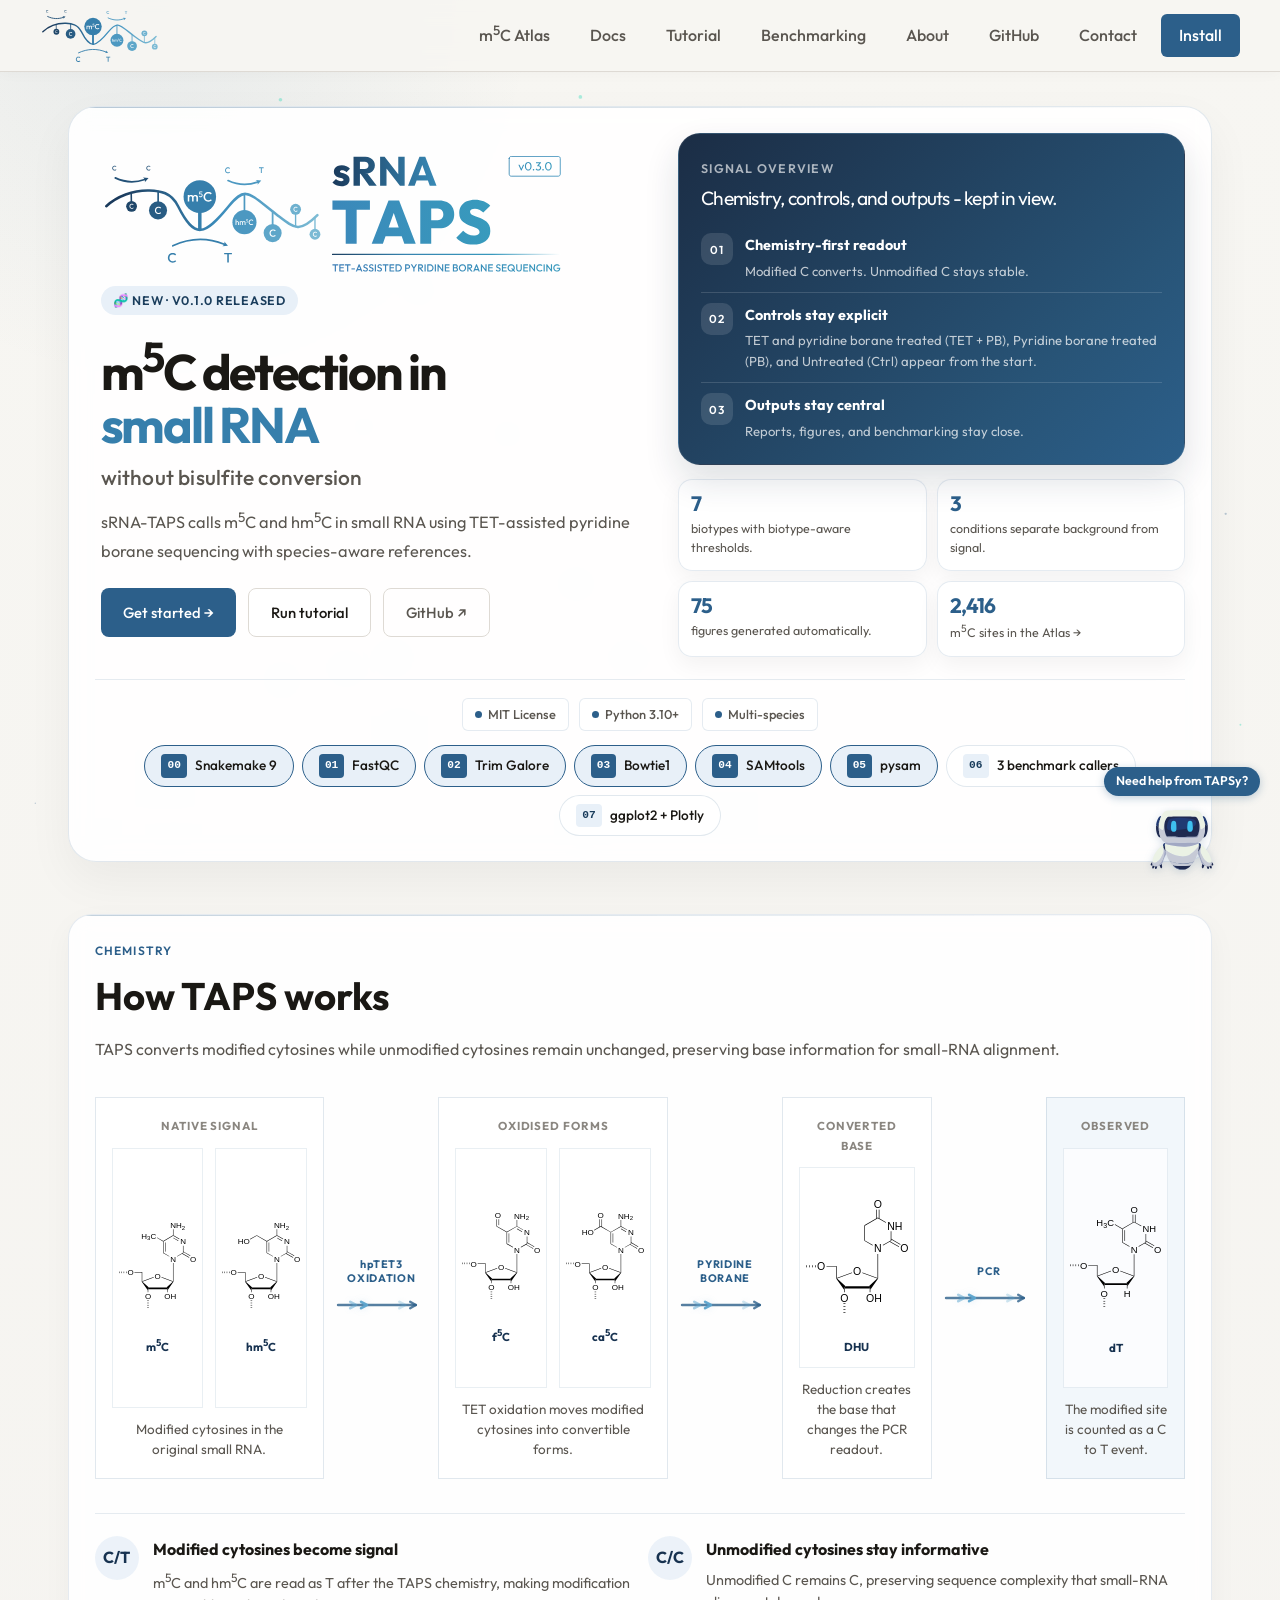
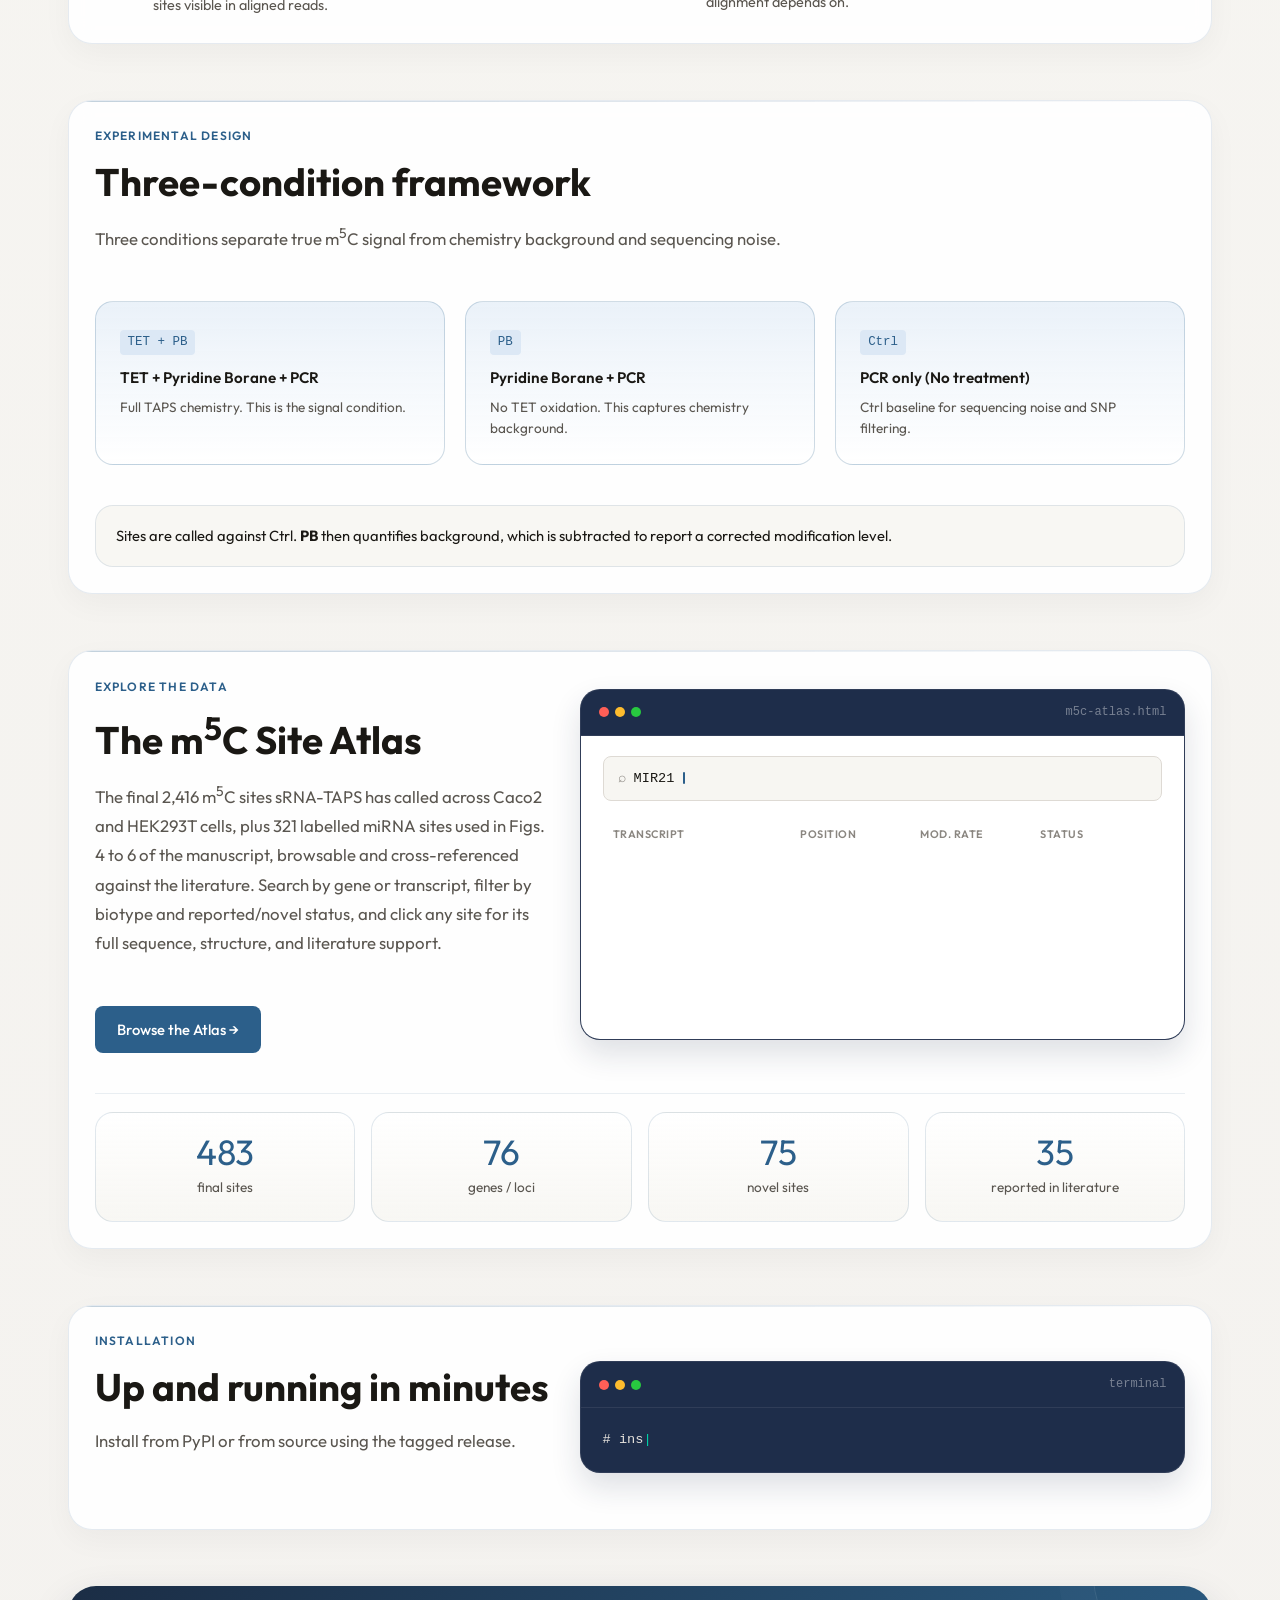
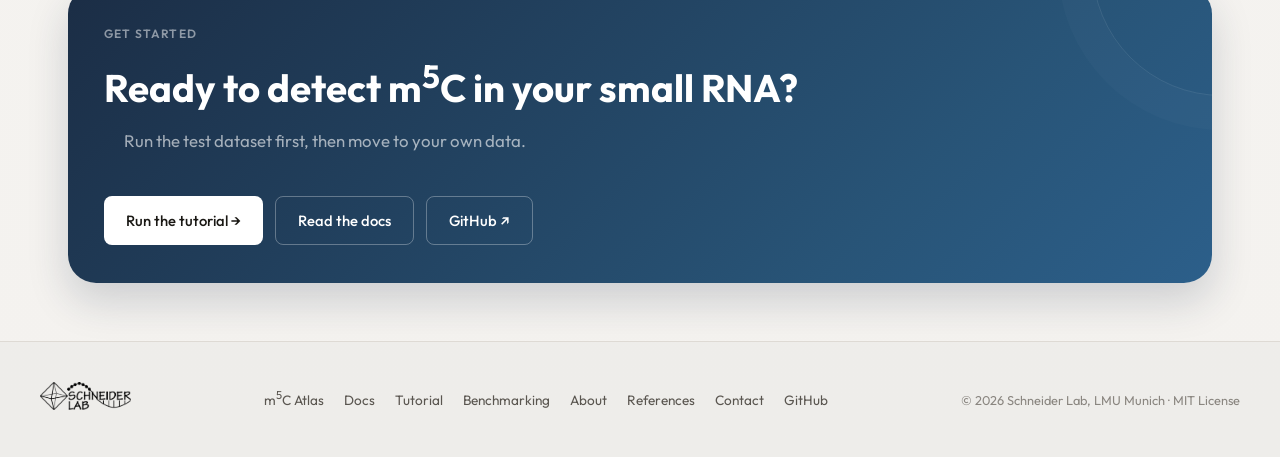
<file: docs/index.html>
<!DOCTYPE html>
<html lang="en">
<head>
  <meta charset="UTF-8">
  <meta name="viewport" content="width=device-width, initial-scale=1.0">
  <!-- SEO -->
  <meta name="description" content="sRNA-TAPS is an open-source Snakemake pipeline for detecting 5-methylcytosine (m5C) and 5-hydroxymethylcytosine (hm5C) in small RNA using TET-assisted pyridine borane sequencing (TAPS). Covers miRNA, tRNA, rRNA, snoRNA, snRNA, piRNA and lncRNA across species-aware reference workflows.">
  <meta name="keywords" content="sRNA-TAPS, sRNA TAPS, RNA m5C detection, small RNA methylation, TAPS sequencing, epitranscriptomics, RNA epigenetics, m5C small RNA, TET-assisted pyridine borane sequencing, bisulfite-free RNA methylation, Snakemake bioinformatics pipeline, miRNA methylation, tRNA modification, rRNA m5C">
  <meta name="author" content="Bennett Henzeler, Schneider Lab, LMU Munich">
  <link rel="canonical" href="https://henzelerb.github.io/sRNA-TAPS/">
  <!-- Open Graph -->
  <meta property="og:type" content="website">
  <meta property="og:title" content="sRNA-TAPS — m5C detection in small RNA">
  <meta property="og:description" content="sRNA-TAPS is an open-source Snakemake pipeline for detecting 5-methylcytosine (m5C) and 5-hydroxymethylcytosine (hm5C) in small RNA using TET-assisted pyridine borane sequencing (TAPS). Covers miRNA, tRNA, rRNA, snoRNA, snRNA, piRNA and lncRNA across species-aware reference workflows.">
  <meta property="og:url" content="https://henzelerb.github.io/sRNA-TAPS/">
  <meta property="og:image" content="https://henzelerb.github.io/sRNA-TAPS/sRNA-taps_logo.svg">
  <meta property="og:site_name" content="sRNA-TAPS">
  <!-- Twitter Card -->
  <meta name="twitter:card" content="summary_large_image">
  <meta name="twitter:title" content="sRNA-TAPS — m5C detection in small RNA">
  <meta name="twitter:description" content="sRNA-TAPS is an open-source Snakemake pipeline for detecting 5-methylcytosine (m5C) and 5-hydroxymethylcytosine (hm5C) in small RNA using TET-assisted pyridine borane sequencing (TAPS). Covers miRNA, tRNA, rRNA, snoRNA, snRNA, piRNA and lncRNA across species-aware reference workflows.">
  <meta name="twitter:image" content="https://henzelerb.github.io/sRNA-TAPS/sRNA-taps_logo.svg">
  <title>sRNA-TAPS — m5C detection in small RNA</title>
  <style>
  @font-face { font-family: 'Outfit'; src: url('fonts/Outfit-Light.woff2') format('woff2'); font-weight: 300; font-display: block; }
  @font-face { font-family: 'Outfit'; src: url('fonts/Outfit-Regular.woff2') format('woff2'); font-weight: 400; font-display: block; }
  @font-face { font-family: 'Outfit'; src: url('fonts/Outfit-Medium.woff2') format('woff2'); font-weight: 500; font-display: block; }
  @font-face { font-family: 'Outfit'; src: url('fonts/Outfit-SemiBold.woff2') format('woff2'); font-weight: 600; font-display: block; }
  @font-face { font-family: 'Outfit'; src: url('fonts/Outfit-Bold.woff2') format('woff2'); font-weight: 700; font-display: block; }
</style>
  <style>
    :root {
      --bg:        #f7f6f2;
      --bg2:       #eeecea;
      --surface:   #ffffff;
      --border:    #dedad4;
      --text:      #1a1814;
      --text2:     #5a5650;
      --text3:     #8a8680;
      --accent:    #2C5F8A;
      --accent2:   #e8f0f8;
      --accent3:   #2c5f8a;
      --green:     #2C5F8A;
      --code-bg:   #f0eeea;
      --nav-h:     72px;
    }
    *, *::before, *::after { box-sizing: border-box; margin: 0; padding: 0; }
    html { scroll-behavior: smooth; }
    body { font-family: 'Outfit', sans-serif; background: var(--bg); color: var(--text); font-size: 16px; line-height: 1.7; -webkit-font-smoothing: antialiased; }

    /* NAV */
    nav { position: fixed; top: 0; left: 0; right: 0; z-index: 100; height: var(--nav-h); background: rgba(247,246,242,0.92); backdrop-filter: blur(12px); border-bottom: 1px solid var(--border); display: flex; align-items: center; padding: 0 40px; }
    .nav-logo{text-decoration:none;margin-right:auto;display:flex;align-items:center;height:100%}
    
    .nav-links { display: flex; gap: 8px; align-items: center; }
    .nav-links a { font-size: 1rem; font-weight: 500; color: var(--text2); text-decoration: none; padding: 8px 16px; border-radius: 6px; transition: all .15s; }
    .nav-links a:hover { color: var(--text); background: var(--bg2); }
    nav sup, footer sup { line-height: 0; }
    .nav-btn { background: var(--accent) !important; color: #fff !important; border-radius: 6px; padding: 8px 18px !important; }
    .nav-btn:hover { opacity: .88 !important; }

    /* HERO */
    .hero { padding-top: calc(var(--nav-h) + 80px); padding-bottom: 60px; max-width: 760px; margin: 0 auto; padding-left: 40px; padding-right: 40px; text-align: center; }
    .hero-logo { margin: 0 auto 32px; display: block; max-width: 720px; width: 100%; height: auto; }
    .hero-badge { display: inline-flex; align-items: center; gap: 6px; background: var(--accent2); color: #1a3d5c; font-size: .78rem; font-weight: 600; letter-spacing: .06em; text-transform: uppercase; padding: 4px 12px; border-radius: 100px; margin-bottom: 20px; }
    .hero h1 { font-family: 'Outfit', sans-serif; font-size: clamp(2.2rem, 4vw, 3.2rem); line-height: 1.15; margin-bottom: 20px; }
    .hero h1 em { font-style: italic; color: var(--accent); }
    .hero-desc { font-size: 1.05rem; color: var(--text2); line-height: 1.75; margin-bottom: 32px; max-width: 580px; margin-left: auto; margin-right: auto; }
    .hero-actions { display: flex; gap: 12px; flex-wrap: wrap; justify-content: center; margin-bottom: 48px; }
    .btn { display: inline-flex; align-items: center; gap: 8px; padding: 11px 22px; border-radius: 8px; font-weight: 500; font-size: .925rem; text-decoration: none; transition: all .15s; cursor: pointer; border: none; }
    .btn-primary { background: var(--accent); color: #fff; }
    .btn-primary:hover { opacity: .88; transform: translateY(-1px); }
    .btn-secondary { background: var(--surface); color: var(--text); border: 1.5px solid var(--border); }
    .btn-secondary:hover { border-color: var(--text2); transform: translateY(-1px); }
    .btn-ghost { background: transparent; color: var(--text2); border: 1.5px solid var(--border); }
    .btn-ghost:hover { border-color: var(--text3); color: var(--text); }

    /* FLOATING TOOL BADGES */
    .tools-float { display: flex; flex-wrap: wrap; gap: 12px; justify-content: center; margin-bottom: 16px; }
    .tool-badge { display: inline-flex; align-items: center; gap: 8px; background: var(--surface); border: 1.5px solid var(--border); border-radius: 100px; padding: 8px 16px; font-size: .85rem; font-weight: 500; color: var(--text); box-shadow: 0 2px 8px rgba(0,0,0,.06); transition: all .2s; }
    .tool-badge:hover { transform: translateY(-2px); box-shadow: 0 6px 18px rgba(0,0,0,.1); border-color: var(--accent); }
    .tool-badge .tool-step { font-family: 'DM Mono', monospace; font-size: .7rem; background: var(--accent2); color: #1a3d5c; padding: 2px 6px; border-radius: 4px; font-weight: 600; }
    .tool-badge.highlight { border-color: var(--accent); background: var(--accent2); }
    .tool-badge.highlight .tool-step { background: var(--accent); color: #fff; }

    /* BADGES */
    .badges { max-width: 1100px; margin: 0 auto; padding: 0 40px 60px; display: flex; gap: 10px; flex-wrap: wrap; justify-content: center; }
    .badge { display: inline-flex; align-items: center; gap: 6px; background: var(--surface); border: 1px solid var(--border); border-radius: 6px; padding: 5px 12px; font-size: .8rem; font-weight: 500; color: var(--text2); }
    .badge .dot { width: 7px; height: 7px; border-radius: 50%; }
    .dot-green { background: #2C5F8A; }
    .dot-orange { background: #e67e22; }
    .dot-blue { background: var(--accent3); }
    .dot-teal { background: var(--accent); }

    /* SECTION BASE */
    section { padding: 80px 0; }
    .container { max-width: 1100px; margin: 0 auto; padding: 0 40px; }
    .section-label { font-size: .75rem; font-weight: 600; letter-spacing: .1em; text-transform: uppercase; color: var(--accent); margin-bottom: 12px; }
    .section-title { font-family: 'Outfit', sans-serif; font-size: clamp(1.8rem, 3vw, 2.4rem); line-height: 1.2; margin-bottom: 16px; }
    .section-desc { font-size: 1.05rem; color: var(--text2); max-width: 720px; line-height: 1.75; margin-bottom: 48px; }

    /* CHEMISTRY */
    .chemistry-bg { background: var(--surface); border-top: 1px solid var(--border); border-bottom: 1px solid var(--border); }
    .chemistry-panel { display: grid; gap: 34px; }
    .chemistry-heading { max-width: none; }
    .chemistry-intro { margin: 0; max-width: none; font-size: 1rem; line-height: 1.75; color: var(--text2); }
    .chemistry-reaction { display: grid; grid-template-columns: minmax(0, 1.35fr) 94px minmax(0, 1.35fr) 94px minmax(0, .88fr) 94px minmax(0, .82fr); gap: 10px; align-items: stretch; }
    .chemistry-species { min-height: 284px; padding: 18px 16px; border: 1px solid rgba(44,95,138,.14); background: rgba(255,255,255,.82); display: grid; grid-template-rows: auto 1fr auto; gap: 12px; text-align: center; }
    .chemistry-species.final { background: rgba(232,240,248,.55); }
    .chemistry-species span { display: block; font-size: .72rem; font-weight: 700; letter-spacing: .08em; text-transform: uppercase; color: var(--text3); }
    .chemistry-species strong { display: block; font-family: 'Outfit', sans-serif; font-size: 1.34rem; line-height: 1.1; color: #173250; }
    .chemistry-species p { margin: 0; font-size: .84rem; line-height: 1.48; color: var(--text2); }
    .chemistry-structure-grid { display: grid; grid-template-columns: repeat(2, minmax(0, 1fr)); gap: 12px; align-items: stretch; }
    .chemistry-structure-tile, .chemistry-structure-single { min-width: 0; display: grid; place-items: center; align-content: center; padding: 12px 6px 10px; border: 1px solid rgba(44,95,138,.1); background: rgba(255,255,255,.68); }
    .chemistry-structure { display: block; width: 100%; max-width: 130px; height: 128px; object-fit: contain; margin: 0 auto; }
    .chemistry-structure-single .chemistry-structure { max-width: 136px; height: 152px; }
    .chemistry-structure-caption { margin-top: 5px; font-size: .72rem; font-weight: 700; color: #173250; }
    .chemistry-arrow { display: grid; align-content: center; justify-items: center; gap: 6px; min-height: 250px; color: var(--accent); }
    .chemistry-arrow span { max-width: 94px; font-size: .68rem; line-height: 1.28; font-weight: 700; letter-spacing: .06em; text-transform: uppercase; text-align: center; color: var(--accent); }
    .chemistry-arrow span.case-sensitive { text-transform: none; }
    .chemistry-arrow-svg { display: block; width: 94px; height: 26px; overflow: visible; }
    .chemistry-arrow-track, .chemistry-arrow-head, .chemistry-arrow-runner { fill: none; stroke-linecap: round; stroke-linejoin: round; }
    .chemistry-arrow-track, .chemistry-arrow-head { stroke: rgba(44,95,138,.8); stroke-width: 3; }
    .chemistry-arrow-runner { stroke: rgba(92,164,205,.96); stroke-width: 3.2; filter: drop-shadow(0 0 4px rgba(92,164,205,.26)); }
    .chemistry-readout { display: grid; grid-template-columns: 1fr 1fr; gap: 16px; border-top: 1px solid rgba(44,95,138,.12); padding-top: 22px; }
    .chemistry-readout-item { display: grid; grid-template-columns: auto 1fr; gap: 14px; align-items: start; }
    .chemistry-readout-mark { width: 44px; height: 44px; display: grid; place-items: center; border-radius: 50%; background: rgba(232,240,248,.82); color: #173250; font-family: 'Outfit', sans-serif; font-weight: 700; }
    .chemistry-readout-item h3 { margin: 0 0 6px; font-size: 1rem; }
    .chemistry-readout-item p { margin: 0; font-size: .9rem; line-height: 1.58; color: var(--text2); }
    .chem-callout { padding: 18px 20px; border-radius: 18px; border: 1px solid rgba(44,95,138,.12); background: rgba(247,246,242,.86); }
    .chem-callout p { margin: 0; font-size: .92rem; line-height: 1.64; color: var(--text); }
    /* FEATURES */
    .features-grid { display: grid; grid-template-columns: repeat(3, 1fr); gap: 24px; }
    .feature-card { background: var(--surface); border: 1.5px solid var(--border); border-radius: 12px; padding: 28px; transition: all .2s; }
    .feature-card:hover { transform: translateY(-3px); box-shadow: 0 8px 32px rgba(0,0,0,.08); }
    .feature-icon { width: 44px; height: 44px; background: var(--accent2); border-radius: 10px; display: flex; align-items: center; justify-content: center; font-size: 1.3rem; margin-bottom: 16px; }
    .feature-card h3 { font-weight: 600; font-size: 1rem; margin-bottom: 8px; }
    .feature-card p { font-size: .875rem; color: var(--text2); line-height: 1.65; }

    /* INSTALL */
    .install-bg { background: var(--surface); border-top: 1px solid var(--border); border-bottom: 1px solid var(--border); }
    .install-grid { display: grid; grid-template-columns: 1fr 1fr; gap: 48px; align-items: start; }
    .code-block { background: #1e2d4a; border-radius: 12px; overflow: hidden; box-shadow: 0 4px 24px rgba(0,0,0,.08); }
    .code-header { display: flex; align-items: center; justify-content: space-between; padding: 12px 18px; border-bottom: 1px solid rgba(255,255,255,.08); }
    .code-dots { display: flex; gap: 6px; }
    .code-dot { width: 10px; height: 10px; border-radius: 50%; }
    .dot-r { background: #ff5f57; } .dot-y { background: #febc2e; } .dot-g { background: #28c840; }
    .code-title { font-family: 'DM Mono', monospace; font-size: .75rem; color: rgba(255,255,255,.4); }
    .code-body { padding: 20px 22px; font-family: 'DM Mono', monospace; font-size: .85rem; line-height: 1.8; color: #e8e4de; }
    .code-body .cmd { color: #2C5F8A; }
    .code-body .comment { color: #928374; font-style: italic; }

    /* ATLAS DEMO */
    .atlas-demo-body { padding: 20px 22px 22px; background: var(--surface); position: relative; overflow: hidden; }
    .atlas-demo-search { display: flex; align-items: center; gap: 8px; background: var(--bg); border: 1.5px solid var(--border); border-radius: 8px; padding: 10px 14px; font-family: 'DM Mono', monospace; font-size: .85rem; color: var(--text); margin-bottom: 16px; min-height: 1.3em; }
    .atlas-demo-search-icon { color: var(--text3); }
    .atlas-demo-table { display: flex; flex-direction: column; gap: 3px; }
    .atlas-demo-row { display: grid; grid-template-columns: 1.6fr 1fr 1fr 1fr; gap: 8px; align-items: center; padding: 8px 10px; border-radius: 6px; font-size: .78rem; opacity: 1; transform: translateY(0); transition: opacity .4s ease, transform .4s ease, background .3s ease; cursor: default; }
    .atlas-demo-row.is-hidden { opacity: 0; transform: translateY(6px); }
    .atlas-demo-row.is-scanning, .atlas-demo-row.is-clicked { background: var(--accent2); }
    .atlas-demo-head { font-size: .68rem; text-transform: uppercase; letter-spacing: .05em; color: var(--text3); font-weight: 600; }
    .atlas-demo-status { display: inline-block; padding: 2px 8px; border-radius: 100px; font-size: .68rem; font-weight: 600; text-align: center; }
    .atlas-demo-status.is-reported { background: #dce8f5; color: var(--accent3); }
    .atlas-demo-status.is-novel { background: rgba(0,212,170,.15); color: #0a8f74; }

    .atlas-demo-popup { position: absolute; inset: 10px; background: var(--surface); border: 1px solid var(--border); border-radius: 10px; box-shadow: 0 14px 36px rgba(0,0,0,.18); opacity: 0; transform: translateY(8px) scale(.98); pointer-events: none; transition: opacity .3s ease, transform .3s ease; display: flex; flex-direction: column; z-index: 5; }
    .atlas-demo-popup.is-open { opacity: 1; transform: translateY(0) scale(1); }
    .atlas-demo-popup-head { display: flex; align-items: center; gap: 10px; padding: 12px 16px; border-bottom: 1px solid var(--border); flex-shrink: 0; }
    .atlas-demo-popup-chip { font-size: .62rem; font-weight: 700; text-transform: uppercase; letter-spacing: .04em; background: var(--accent2); color: var(--accent3); padding: 3px 8px; border-radius: 100px; }
    .atlas-demo-popup-title { font-family: 'Outfit', sans-serif; font-weight: 600; font-size: .9rem; color: var(--text); }
    .atlas-demo-popup-sub { font-size: .7rem; color: var(--text2); margin-top: 1px; }
    .atlas-demo-popup-close { margin-left: auto; color: var(--text3); font-size: .78rem; }
    .atlas-demo-popup-scroll { flex: 1; overflow-y: hidden; padding: 14px 16px; }
    .atlas-demo-popup-stats { display: grid; grid-template-columns: repeat(3, 1fr); gap: 8px; margin-bottom: 16px; }
    .atlas-demo-popup-stats div { text-align: center; background: var(--bg); border-radius: 8px; padding: 9px 4px; }
    .atlas-demo-popup-stats strong { display: block; font-family: 'Outfit', sans-serif; font-size: .9rem; color: var(--accent); }
    .atlas-demo-popup-stats span { font-size: .62rem; color: var(--text2); text-transform: uppercase; letter-spacing: .04em; }
    .atlas-demo-popup-section { margin-bottom: 18px; }
    .atlas-demo-popup-label { font-size: .65rem; font-weight: 600; text-transform: uppercase; letter-spacing: .05em; color: var(--text3); margin-bottom: 7px; }
    .atlas-demo-popup-seq { font-family: 'DM Mono', monospace; font-size: .8rem; letter-spacing: .1em; color: var(--text2); line-height: 1.9; word-break: break-all; }
    .atlas-demo-popup-seq mark { background: var(--accent); color: #fff; padding: 1px 3px; border-radius: 3px; }
    .atlas-demo-popup-lit { font-size: .76rem; color: var(--text2); line-height: 1.6; }

    /* CONDITIONS */
    .conditions-grid { display: grid; grid-template-columns: repeat(3, 1fr); gap: 20px; margin-bottom: 40px; }
    .condition-card { border-radius: 12px; padding: 24px; border: 1.5px solid var(--border); }
    .condition-card.treat { border-color: var(--accent); background: #e8f0f8; }
    .condition-card.pb { border-color: var(--accent3); background: #e8f0f8; }
    .condition-card.notx { border-color: var(--accent3); background: #f0f5fc; }
    .condition-tag { display: inline-block; font-family: 'DM Mono', monospace; font-size: .78rem; padding: 2px 8px; border-radius: 4px; margin-bottom: 10px; font-weight: 500; }
    .treat .condition-tag { background: #dce8f5; color: var(--accent3); }
    .pb .condition-tag { background: #dce8f5; color: var(--accent3); }
    .notx .condition-tag { background: #dce8f5; color: var(--accent3); }
    .condition-card h3 { font-weight: 600; font-size: .95rem; margin-bottom: 6px; }
    .condition-card p { font-size: .85rem; color: var(--text2); line-height: 1.6; }

    /* STATS */
    .stats-row { display: grid; grid-template-columns: repeat(4, 1fr); gap: 24px; margin-top: 48px; }
    .stat-card { background: var(--surface); border: 1.5px solid var(--border); border-radius: 12px; padding: 24px; text-align: center; }
    .stat-num { font-family: 'Outfit', sans-serif; font-size: 2.2rem; color: var(--accent); line-height: 1; margin-bottom: 6px; }
    .stat-label { font-size: .85rem; color: var(--text2); }

    /* CTA */
    .cta-bg { background: #1e2d4a; color: #fff; }
    .cta-inner { text-align: center; max-width: 720px; margin: 0 auto; }
    .cta-inner .section-label { color: rgba(255,255,255,.5); }
    .cta-inner .section-title { color: #fff; }
    .cta-inner .section-desc { color: rgba(255,255,255,.6); margin: 0 auto 40px; }
    .cta-actions { display: flex; gap: 12px; justify-content: center; flex-wrap: wrap; }
    .btn-white { background: #fff; color: var(--text); }
    .btn-white:hover { opacity: .92; transform: translateY(-1px); }
    .btn-outline-white { background: transparent; color: #fff; border: 1.5px solid rgba(255,255,255,.3); }
    .btn-outline-white:hover { border-color: rgba(255,255,255,.6); transform: translateY(-1px); }

    /* FOOTER */
    footer { background: var(--bg2); border-top: 1px solid var(--border); padding: 40px; }
    .footer-inner { max-width: 1100px; margin: 0 auto; display: flex; align-items: center; justify-content: space-between; flex-wrap: wrap; gap: 16px; }
    .footer-inner img { height: 28px; width: auto; }
    .footer-links { display: flex; gap: 20px; }
    .footer-links a { font-size: .85rem; color: var(--text2); text-decoration: none; }
    .footer-links a:hover { color: var(--text); }
    .footer-copy { font-size: .8rem; color: var(--text3); }

    /* ANIMATIONS */
    @keyframes fadeUp { from { opacity: 0; transform: translateY(20px); } to { opacity: 1; transform: translateY(0); } }
    .hero-core > * { animation: fadeUp .5s ease both; }
    .hero-core > *:nth-child(1) { animation-delay: .05s; }
    .hero-core > *:nth-child(2) { animation-delay: .1s; }
    .hero-core > *:nth-child(3) { animation-delay: .15s; }
    .hero-core > *:nth-child(4) { animation-delay: .2s; }
    .hero-core > *:nth-child(5) { animation-delay: .25s; }
    .tools-float { animation: fadeUp .5s ease .3s both; }
    .hero-status { animation: fadeUp .5s ease .36s both; }
    @keyframes caretBlink { 0%, 45% { opacity: 1; } 46%, 100% { opacity: 0; } }
    .type-caret {
      display: inline-block;
      width: 2px;
      height: .9em;
      margin-left: .08em;
      border-radius: 2px;
      background: var(--accent);
      vertical-align: -.05em;
      animation: caretBlink .85s step-end infinite;
      transition: opacity .35s ease;
    }
    .type-caret.done { animation: none; opacity: 0; }

    @media (max-width: 900px) {
      .chem-grid, .install-grid, .features-grid { grid-template-columns: 1fr; }
      .conditions-grid { grid-template-columns: 1fr; }
      .stats-row { grid-template-columns: repeat(2, 1fr); }
      .atlas-demo-row { grid-template-columns: 1.4fr 1fr 1fr 1fr; gap: 6px; font-size: .72rem; }
      nav { padding: 0 20px; }
      .container { padding: 0 20px; }
      .hero { padding-left: 20px; padding-right: 20px; }
    }

    /* ── Animations ── */
    @keyframes float { from { transform: translateY(0px); } to { transform: translateY(-8px); } }
    @keyframes fadeUp { from { opacity:0; transform:translateY(30px); } to { opacity:1; transform:translateY(0); } }
    .fade-up { opacity: 0; transform: translateY(30px); transition: opacity 0.6s ease, transform 0.6s ease; }
    .fade-up.visible { opacity: 1; transform: translateY(0); }

    /* EDITORIAL HOMEPAGE REDESIGN */
    body {
      background:
        radial-gradient(circle at 12% 0%, rgba(44,95,138,.08), transparent 24rem),
        linear-gradient(180deg, #f7f6f2 0%, #f4f2ef 100%);
    }
    nav { box-shadow: 0 1px 14px rgba(26,24,20,.03); }
    .hero {
      max-width: 1380px;
      padding-top: calc(var(--nav-h) + 40px);
      padding-bottom: 26px;
      text-align: left;
    }
    .hero-panel {
      position: relative;
      overflow: hidden;
      padding: 30px;
      border: 1px solid rgba(44,95,138,.14);
      border-radius: 28px;
      background: rgba(255,255,255,.9);
      box-shadow: 0 18px 46px rgba(26,24,20,.05);
      backdrop-filter: blur(10px);
    }
    .hero-panel::before {
      content: '';
      position: absolute;
      top: 0;
      left: 0;
      right: 0;
      height: 1px;
      background:
        linear-gradient(90deg, rgba(44,95,138,.34), rgba(44,95,138,0));
      pointer-events: none;
    }
    .hero-panel::after { content: none; }
    .hero-grid {
      position: relative;
      z-index: 1;
      display: grid;
      grid-template-columns: minmax(0, 1.04fr) minmax(360px, .96fr);
      gap: 34px;
      align-items: center;
    }
    .hero-copy {
      display: flex;
      align-items: center;
      min-width: 0;
      min-height: 100%;
      padding: 4px 6px 0;
    }
    .hero-core {
      position: relative;
      z-index: 1;
      max-width: 640px;
      margin: 0;
    }
    .hero-logo {
      max-width: 460px;
      margin: 0 0 14px;
    }
    .hero h1 {
      font-size: clamp(2.2rem, 3.9vw, 3.55rem);
      line-height: 1.06;
      letter-spacing: -.045em;
      max-width: 13ch;
      margin-bottom: 16px;
    }
    .hero-title-main {
      display: block;
    }
    .hero-accent {
      color: #367FAC;
    }
    .hero-qualifier {
      display: block;
      margin-top: 12px;
      font-size: .42em;
      line-height: 1.28;
      letter-spacing: .01em;
      font-weight: 500;
      color: var(--text2);
    }
    .hero-qualifier.is-pending {
      opacity: 0;
      transform: translateY(8px);
    }
    .hero-qualifier.is-visible {
      opacity: 1;
      transform: translateY(0);
      transition: opacity .35s ease, transform .35s ease;
    }
    .hero-desc {
      max-width: 620px;
      font-size: 1.02rem;
      color: var(--text2);
      margin: 0 0 22px;
    }
    .hero-actions {
      justify-content: flex-start;
      margin-bottom: 0;
    }
    .hero-metrics {
      display: grid;
      grid-template-columns: repeat(3, minmax(0, 1fr));
      gap: 10px;
      max-width: none;
    }
    .hero-side {
      display: grid;
      gap: 14px;
      min-width: 0;
      align-content: center;
    }
    .hero-metrics-side {
      grid-template-columns: repeat(2, minmax(0, 1fr));
    }
    .hero-metric {
      padding: 12px 14px;
      border: 1px solid rgba(44,95,138,.12);
      border-radius: 14px;
      background: rgba(247,246,242,.7);
      color: var(--text2);
      font-size: .84rem;
    }
    a.hero-metric { text-decoration: none; color: var(--text2); transition: border-color .15s ease, transform .15s ease; }
    a.hero-metric:hover { border-color: var(--accent); transform: translateY(-2px); }
    .hero-metrics-side .hero-metric {
      padding: 13px 12px;
      background: rgba(255,255,255,.92);
      box-shadow: 0 8px 22px rgba(26,24,20,.05);
      font-size: .78rem;
      line-height: 1.55;
    }
    .hero-metric strong {
      display: block;
      font-size: 1.45rem;
      line-height: 1;
      color: var(--text);
      margin-bottom: 6px;
      letter-spacing: -.04em;
    }
    .hero-metrics-side .hero-metric strong {
      font-size: 1.3rem;
      margin-bottom: 5px;
      color: var(--accent3);
    }
    .hero-proof {
      position: relative;
      z-index: 1;
      display: flex;
      flex-direction: column;
      justify-content: flex-start;
      min-width: 0;
      gap: 16px;
      padding: 24px 22px 22px;
      border-radius: 22px;
      border: 1px solid rgba(255,255,255,.08);
      background: linear-gradient(135deg, #1b2d45, #285477 72%, #2c5f8a);
      color: rgba(255,255,255,.82);
      box-shadow: 0 16px 34px rgba(30,45,74,.14);
    }
    .hero-proof { animation: fadeUp .5s ease .12s both; }
    .proof-eyebrow {
      font-size: .78rem;
      font-weight: 600;
      letter-spacing: .1em;
      text-transform: uppercase;
      color: rgba(255,255,255,.64);
      margin-bottom: 8px;
    }
    .proof-title {
      font-family: 'Outfit', sans-serif;
      font-size: 1.2rem;
      line-height: 1.18;
      color: #fff;
      letter-spacing: -.04em;
      margin-bottom: 8px;
    }
    .proof-desc {
      font-size: .88rem;
      line-height: 1.64;
      color: rgba(255,255,255,.72);
      margin-bottom: 0;
    }
    .proof-list {
      display: grid;
      gap: 0;
    }
    .proof-item {
      display: grid;
      grid-template-columns: 32px minmax(0, 1fr);
      gap: 12px;
      align-items: start;
      padding: 10px 0;
      border-top: 1px solid rgba(255,255,255,.14);
    }
    .proof-item:first-child { border-top: 0; padding-top: 0; }
    .proof-item:last-child { padding-bottom: 0; }
    .proof-step {
      display: inline-flex;
      align-items: center;
      justify-content: center;
      width: 32px;
      height: 32px;
      border-radius: 10px;
      background: rgba(255,255,255,.12);
      color: #fff;
      font-size: .72rem;
      font-weight: 600;
      letter-spacing: .06em;
    }
    .proof-item strong {
      display: block;
      color: #fff;
      font-size: .9rem;
      margin-bottom: 3px;
    }
    .proof-item p {
      font-size: .82rem;
      line-height: 1.6;
      color: rgba(255,255,255,.72);
    }
    .hero-footer {
      position: relative;
      z-index: 1;
      display: grid;
      gap: 14px;
      margin-top: 22px;
      padding-top: 18px;
      border-top: 1px solid rgba(44,95,138,.12);
    }
    .hero-footer { animation: fadeUp .5s ease .26s both; }
    .hero-status {
      position: relative;
      z-index: 1;
      display: flex;
      flex-wrap: wrap;
      justify-content: center;
      gap: 10px;
      margin-top: 0;
      padding-top: 0;
      border-top: 0;
    }
    .hero-status .badge {
      border-color: rgba(44,95,138,.12);
      background: rgba(255,255,255,.72);
    }
    .tools-float {
      position: relative;
      z-index: 1;
      max-width: none;
      justify-content: center;
      margin: 0;
      gap: 8px;
    }
    .tool-badge {
      border-color: rgba(44,95,138,.14);
      box-shadow: none;
    }
    .tool-badge:hover { transform: translateY(-2px); }
    section { padding: 28px 0; }
    .section-card {
      position: relative;
      overflow: hidden;
      padding: 36px;
      border: 1px solid rgba(44,95,138,.12);
      border-radius: 24px;
      background: rgba(255,255,255,.9);
      box-shadow: 0 10px 30px rgba(26,24,20,.04);
      backdrop-filter: blur(10px);
    }
    .section-card::before {
      content: '';
      position: absolute;
      top: 0;
      left: 0;
      width: 100%;
      height: 1px;
      background: linear-gradient(90deg, rgba(44,95,138,.36), rgba(44,95,138,0));
      opacity: .8;
    }
    .chemistry-bg, .install-bg { background: transparent; border: 0; }
    .chemistry-heading { grid-template-columns: minmax(0, .88fr) minmax(0, 1.12fr); gap: 20px; }
    .features-grid {
      display: grid;
      grid-template-columns: repeat(4, minmax(0, 1fr));
      gap: 14px;
    }
    .feature-card, .condition-card, .stat-card {
      border-color: rgba(44,95,138,.14);
      border-radius: 18px;
      background: linear-gradient(180deg, rgba(255,255,255,.98), rgba(247,246,242,.9));
    }
    .feature-card {
      padding: 18px;
      min-height: 100%;
      box-shadow: none;
      display: flex;
      flex-direction: column;
      align-items: center;
      justify-content: center;
      text-align: center;
    }
    .section-card-features .section-desc {
      display: none;
    }
    .feature-icon {
      width: 38px;
      height: 38px;
      margin-bottom: 12px;
      border-radius: 12px;
      font-size: 1.08rem;
    }
    .feature-card h3 {
      font-size: .94rem;
      margin-bottom: 0;
      text-align: center;
    }
    .feature-card p {
      font-size: .82rem;
      line-height: 1.55;
    }
    .feature-card:hover, .stat-card:hover {
      transform: translateY(-2px);
      border-color: rgba(44,95,138,.24);
      box-shadow: 0 10px 24px rgba(26,24,20,.06);
    }
    .feature-icon, .chem-icon { border-radius: 14px; }
    .stats-row {
      gap: 16px;
      margin-top: 24px;
      padding-top: 18px;
      border-top: 1px solid rgba(44,95,138,.1);
    }
    .stat-card {
      transition: all .2s;
      padding: 22px;
    }
    .condition-card.treat, .condition-card.pb, .condition-card.notx {
      border-color: rgba(44,95,138,.22);
      background: linear-gradient(180deg, rgba(232,240,248,.9), rgba(255,255,255,.96));
    }
    .install-grid {
      grid-template-columns: minmax(0, .86fr) minmax(0, 1.14fr);
      gap: 28px;
      align-items: center;
    }
    .code-block {
      border: 1px solid rgba(255,255,255,.08);
      border-radius: 20px;
      box-shadow: 0 14px 30px rgba(30,45,74,.14);
    }
    .cta-bg { background: transparent; color: #fff; padding-bottom: 58px; }
    .cta-panel {
      position: relative;
      overflow: hidden;
      padding: 52px 42px;
      border-radius: 28px;
      background: linear-gradient(135deg, #1b2d45, #285477 72%, #2c5f8a);
      box-shadow: 0 18px 40px rgba(30,45,74,.18);
    }
    .cta-panel::after {
      content: '';
      position: absolute;
      width: 260px;
      height: 260px;
      right: -140px;
      top: -150px;
      border-radius: 50%;
      border: 1px solid rgba(255,255,255,.09);
      box-shadow: 0 0 0 34px rgba(255,255,255,.02);
    }
    .cta-inner {
      position: relative;
      z-index: 1;
      max-width: 760px;
      margin: 0;
      text-align: left;
    }
    .cta-actions { justify-content: flex-start; }
    footer { background: rgba(238,236,234,.78); }

    @media (max-width: 1180px) {
      .hero-grid { grid-template-columns: 1fr; }
      .hero-core { max-width: none; }
      .hero h1 { max-width: 14ch; }
      .hero-side { gap: 16px; }
      .features-grid { grid-template-columns: repeat(3, minmax(0, 1fr)); }
    }
    @media (max-width: 900px) {
      .hero-panel, .section-card { padding: 30px 24px; }
      .hero { padding-top: calc(var(--nav-h) + 30px) !important; text-align: left; }
      .hero h1 { max-width: none; }
      .hero-metrics { grid-template-columns: 1fr; }
      .hero-copy { display: block; }
      .hero-actions, .hero-status, .tools-float, .cta-actions { justify-content: flex-start; }
      .install-grid, .chemistry-reaction, .chemistry-readout { grid-template-columns: 1fr; }
      .chemistry-species { min-height: auto; }
      .chemistry-arrow { min-height: 82px; gap: 4px; }
      .chemistry-arrow-svg { width: 68px; transform: rotate(90deg); }
      .features-grid { grid-template-columns: repeat(2, minmax(0, 1fr)); }
    }
    @media (max-width: 560px) {
      .features-grid { grid-template-columns: 1fr; }
      .hero-panel { padding: 24px 18px 20px; border-radius: 26px; }
      .hero-logo { max-width: 360px; margin-bottom: 16px !important; }
      .proof-title { font-size: 1.08rem; }
      .section-card { padding: 26px 18px; border-radius: 24px; }
      .cta-panel { padding: 42px 20px; border-radius: 24px; }
      .chemistry-structure-grid { grid-template-columns: 1fr; }
      .chemistry-structure { height: 124px; }
      .chemistry-structure-single .chemistry-structure { height: 138px; }
    }
    @media (prefers-reduced-motion: reduce) {
      .chemistry-arrow-runner { display: none; }
    }
  </style>
  <link rel="stylesheet" href="responsive.css">
  <link rel="stylesheet" href="tapsy.css">
</head>
<body>

<nav>
  <a class="nav-logo" href="index.html"><img src="sRNA-taps_logo_centre.svg" alt="sRNA-TAPS" style="height:52px;width:auto;display:block;">
  </a>
  <div class="nav-links">
    <a href="m5c-atlas.html">m<sup>5</sup>C Atlas</a>
    <a href="docs.html">Docs</a>
    <a href="tutorial.html">Tutorial</a>
    <a href="benchmarking.html">Benchmarking</a>
    <a href="about.html">About</a>
    <a href="https://github.com/HenzelerB/sRNA-TAPS" target="_blank">GitHub</a>
    <a href="contact.html">Contact</a>
    <a href="docs.html#installation" class="nav-btn">Install</a>
  </div>
</nav>

<div class="hero">
  <div class="hero-panel">
    <div class="hero-grid">
      <div class="hero-copy">
        <div class="hero-core">
  <img src="sRNA-taps_logo.svg" alt="sRNA-TAPS logo" class="hero-logo">
  <div class="hero-badge">🧬 New · v0.1.0 released</div>
  <h1><span class="hero-title-main">m<sup>5</sup>C detection in <span class="hero-accent">small RNA</span></span><span class="hero-qualifier">without bisulfite conversion</span></h1>
  <p class="hero-desc">sRNA-TAPS calls m<sup>5</sup>C and hm<sup>5</sup>C in small RNA using TET-assisted pyridine borane sequencing with species-aware references.</p>
  <div class="hero-actions">
    <a href="docs.html#installation" class="btn btn-primary">Get started →</a>
    <a href="tutorial.html" class="btn btn-secondary">Run tutorial</a>
    <a href="https://github.com/HenzelerB/sRNA-TAPS" target="_blank" class="btn btn-ghost">GitHub ↗</a>
  </div>
        </div>
      </div>
      <div class="hero-side">
      <aside class="hero-proof">
        <div>
          <div class="proof-eyebrow">Signal overview</div>
          <div class="proof-title">Chemistry, controls, and outputs - kept in view.</div>
        </div>
        <div class="proof-list">
          <div class="proof-item">
            <span class="proof-step">01</span>
            <div><strong>Chemistry-first readout</strong><p>Modified C converts. Unmodified C stays stable.</p></div>
          </div>
          <div class="proof-item">
            <span class="proof-step">02</span>
            <div><strong>Controls stay explicit</strong><p>TET and pyridine borane treated (TET + PB), Pyridine borane treated (PB), and Untreated (Ctrl) appear from the start.</p></div>
          </div>
          <div class="proof-item">
            <span class="proof-step">03</span>
            <div><strong>Outputs stay central</strong><p>Reports, figures, and benchmarking stay close.</p></div>
          </div>
        </div>
      </aside>
      <div class="hero-metrics hero-metrics-side">
        <div class="hero-metric"><strong>7</strong> biotypes with biotype-aware thresholds.</div>
        <div class="hero-metric"><strong>3</strong> conditions separate background from signal.</div>
        <div class="hero-metric"><strong>75</strong> figures generated automatically.</div>
        <a href="m5c-atlas.html" class="hero-metric"><strong>2,416</strong> m<sup>5</sup>C sites in the Atlas →</a>
      </div>
      </div>
    </div>
    <div class="hero-footer">
      <div class="hero-status">
        <div class="badge"><div class="dot dot-green"></div> MIT License</div>
        <div class="badge"><div class="dot dot-blue"></div> Python 3.10+</div>
        <div class="badge"><div class="dot dot-blue"></div> Multi-species</div>
      </div>
      <div class="tools-float">
        <div class="tool-badge highlight"><span class="tool-step">00</span> Snakemake 9</div>
        <div class="tool-badge highlight"><span class="tool-step">01</span> FastQC</div>
        <div class="tool-badge highlight"><span class="tool-step">02</span> Trim Galore</div>
        <div class="tool-badge highlight"><span class="tool-step">03</span> Bowtie1</div>
        <div class="tool-badge highlight"><span class="tool-step">04</span> SAMtools</div>
        <div class="tool-badge highlight"><span class="tool-step">05</span> pysam</div>
        <div class="tool-badge"><span class="tool-step">06</span> 3 benchmark callers</div>
        <div class="tool-badge"><span class="tool-step">07</span> ggplot2 + Plotly</div>
      </div>
    </div>
  </div>
</div>

<section class="chemistry-bg">
  <div class="container">
    <div class="section-card chemistry-panel">
      <div class="chemistry-heading">
        <div>
          <div class="section-label">Chemistry</div>
          <h2 class="section-title">How TAPS works</h2>
          <p class="chemistry-intro">TAPS converts modified cytosines while unmodified cytosines remain unchanged, preserving base information for small-RNA alignment.</p>
        </div>
      </div>

      <div class="chemistry-reaction" role="img" aria-label="Modified cytosines m5C and hm5C are oxidised by hpTET3 to ca5C, reduced by pyridine borane to DHU, then read as T after PCR.">
        <div class="chemistry-species">
          <span>Native signal</span>
          <div class="chemistry-structure-grid">
            <div class="chemistry-structure-tile">
              <img class="chemistry-structure" src="m5C.svg?v=2" alt="m5C chemical structure">
              <div class="chemistry-structure-caption">m<sup>5</sup>C</div>
            </div>
            <div class="chemistry-structure-tile">
              <img class="chemistry-structure" src="hm5C.svg?v=2" alt="hm5C chemical structure">
              <div class="chemistry-structure-caption">hm<sup>5</sup>C</div>
            </div>
          </div>
          <p>Modified cytosines in the original small RNA.</p>
        </div>
        <div class="chemistry-arrow">
          <span class="case-sensitive">hpTET3 OXIDATION</span>
          <svg class="chemistry-arrow-svg" viewBox="0 0 116 26" aria-hidden="true" focusable="false">
            <path class="chemistry-arrow-track" pathLength="100" d="M5 13 H101"></path>
            <path class="chemistry-arrow-head" d="M94 9 L101 13 L94 17"></path>
            <path class="chemistry-arrow-runner" d="M0 -4 L7 0 L0 4">
              <animateTransform attributeName="transform" type="translate" values="12 13;86 13" dur="1.55s" repeatCount="indefinite"></animateTransform>
              <animate attributeName="opacity" values="0;1;1;0" keyTimes="0;0.2;0.78;1" dur="1.55s" repeatCount="indefinite"></animate>
            </path>
            <path class="chemistry-arrow-runner" d="M0 -4 L7 0 L0 4">
              <animateTransform attributeName="transform" type="translate" values="12 13;86 13" dur="1.55s" begin=".28s" repeatCount="indefinite"></animateTransform>
              <animate attributeName="opacity" values="0;1;1;0" keyTimes="0;0.2;0.78;1" dur="1.55s" begin=".28s" repeatCount="indefinite"></animate>
            </path>
            <path class="chemistry-arrow-runner" d="M0 -4 L7 0 L0 4">
              <animateTransform attributeName="transform" type="translate" values="12 13;86 13" dur="1.55s" begin=".56s" repeatCount="indefinite"></animateTransform>
              <animate attributeName="opacity" values="0;1;1;0" keyTimes="0;0.2;0.78;1" dur="1.55s" begin=".56s" repeatCount="indefinite"></animate>
            </path>
          </svg>
        </div>
        <div class="chemistry-species">
          <span>Oxidised forms</span>
          <div class="chemistry-structure-grid">
            <div class="chemistry-structure-tile">
              <img class="chemistry-structure" src="f5C.svg?v=2" alt="f5C chemical structure">
              <div class="chemistry-structure-caption">f<sup>5</sup>C</div>
            </div>
            <div class="chemistry-structure-tile">
              <img class="chemistry-structure" src="ca5C.svg?v=2" alt="ca5C chemical structure">
              <div class="chemistry-structure-caption">ca<sup>5</sup>C</div>
            </div>
          </div>
          <p>TET oxidation moves modified cytosines into convertible forms.</p>
        </div>
        <div class="chemistry-arrow">
          <span>Pyridine borane</span>
          <svg class="chemistry-arrow-svg" viewBox="0 0 116 26" aria-hidden="true" focusable="false">
            <path class="chemistry-arrow-track" pathLength="100" d="M5 13 H101"></path>
            <path class="chemistry-arrow-head" d="M94 9 L101 13 L94 17"></path>
            <path class="chemistry-arrow-runner" d="M0 -4 L7 0 L0 4">
              <animateTransform attributeName="transform" type="translate" values="12 13;86 13" dur="1.55s" repeatCount="indefinite"></animateTransform>
              <animate attributeName="opacity" values="0;1;1;0" keyTimes="0;0.2;0.78;1" dur="1.55s" repeatCount="indefinite"></animate>
            </path>
            <path class="chemistry-arrow-runner" d="M0 -4 L7 0 L0 4">
              <animateTransform attributeName="transform" type="translate" values="12 13;86 13" dur="1.55s" begin=".28s" repeatCount="indefinite"></animateTransform>
              <animate attributeName="opacity" values="0;1;1;0" keyTimes="0;0.2;0.78;1" dur="1.55s" begin=".28s" repeatCount="indefinite"></animate>
            </path>
            <path class="chemistry-arrow-runner" d="M0 -4 L7 0 L0 4">
              <animateTransform attributeName="transform" type="translate" values="12 13;86 13" dur="1.55s" begin=".56s" repeatCount="indefinite"></animateTransform>
              <animate attributeName="opacity" values="0;1;1;0" keyTimes="0;0.2;0.78;1" dur="1.55s" begin=".56s" repeatCount="indefinite"></animate>
            </path>
          </svg>
        </div>
        <div class="chemistry-species">
          <span>Converted base</span>
          <div class="chemistry-structure-single">
            <img class="chemistry-structure" src="DHU.svg?v=2" alt="DHU chemical structure">
            <div class="chemistry-structure-caption">DHU</div>
          </div>
          <p>Reduction creates the base that changes the PCR readout.</p>
        </div>
        <div class="chemistry-arrow">
          <span>PCR</span>
          <svg class="chemistry-arrow-svg" viewBox="0 0 116 26" aria-hidden="true" focusable="false">
            <path class="chemistry-arrow-track" pathLength="100" d="M5 13 H101"></path>
            <path class="chemistry-arrow-head" d="M94 9 L101 13 L94 17"></path>
            <path class="chemistry-arrow-runner" d="M0 -4 L7 0 L0 4">
              <animateTransform attributeName="transform" type="translate" values="12 13;86 13" dur="1.55s" repeatCount="indefinite"></animateTransform>
              <animate attributeName="opacity" values="0;1;1;0" keyTimes="0;0.2;0.78;1" dur="1.55s" repeatCount="indefinite"></animate>
            </path>
            <path class="chemistry-arrow-runner" d="M0 -4 L7 0 L0 4">
              <animateTransform attributeName="transform" type="translate" values="12 13;86 13" dur="1.55s" begin=".28s" repeatCount="indefinite"></animateTransform>
              <animate attributeName="opacity" values="0;1;1;0" keyTimes="0;0.2;0.78;1" dur="1.55s" begin=".28s" repeatCount="indefinite"></animate>
            </path>
            <path class="chemistry-arrow-runner" d="M0 -4 L7 0 L0 4">
              <animateTransform attributeName="transform" type="translate" values="12 13;86 13" dur="1.55s" begin=".56s" repeatCount="indefinite"></animateTransform>
              <animate attributeName="opacity" values="0;1;1;0" keyTimes="0;0.2;0.78;1" dur="1.55s" begin=".56s" repeatCount="indefinite"></animate>
            </path>
          </svg>
        </div>
        <div class="chemistry-species final">
          <span>Observed</span>
          <div class="chemistry-structure-single">
            <img class="chemistry-structure" src="dT.svg?v=2" alt="dT chemical structure">
            <div class="chemistry-structure-caption">dT</div>
          </div>
          <p>The modified site is counted as a C to T event.</p>
        </div>
      </div>

      <div class="chemistry-readout">
        <div class="chemistry-readout-item">
          <div class="chemistry-readout-mark">C/T</div>
          <div>
            <h3>Modified cytosines become signal</h3>
            <p>m<sup>5</sup>C and hm<sup>5</sup>C are read as T after the TAPS chemistry, making modification sites visible in aligned reads.</p>
          </div>
        </div>
        <div class="chemistry-readout-item">
          <div class="chemistry-readout-mark">C/C</div>
          <div>
            <h3>Unmodified cytosines stay informative</h3>
            <p>Unmodified C remains C, preserving sequence complexity that small-RNA alignment depends on.</p>
          </div>
        </div>
      </div>
    </div>
  </div>
</section>

<section class="chemistry-bg">
  <div class="container">
    <div class="section-card">
    <div class="section-label">Experimental Design</div>
    <h2 class="section-title">Three-condition framework</h2>
    <p class="section-desc">Three conditions separate true m<sup>5</sup>C signal from chemistry background and sequencing noise.</p>
    <div class="conditions-grid">
      <div class="condition-card treat"><div class="condition-tag">TET + PB</div><h3>TET + Pyridine Borane + PCR</h3><p>Full TAPS chemistry. This is the signal condition.</p></div>
      <div class="condition-card pb"><div class="condition-tag">PB</div><h3>Pyridine Borane + PCR</h3><p>No TET oxidation. This captures chemistry background.</p></div>
      <div class="condition-card notx"><div class="condition-tag">Ctrl</div><h3>PCR only (No treatment)</h3><p>Ctrl baseline for sequencing noise and SNP filtering.</p></div>
    </div>
    <div class="chem-callout">
      <p>Sites are called against Ctrl. <strong>PB</strong> then quantifies background, which is subtracted to report a corrected modification level.</p>
    </div>
    </div>
  </div>
</section>

<section class="chemistry-bg">
  <div class="container">
    <div class="section-card">
    <div class="install-grid">
      <div>
        <div class="section-label">Explore the data</div>
        <h2 class="section-title">The m<sup>5</sup>C Site Atlas</h2>
        <p class="section-desc">The final 2,416 m<sup>5</sup>C sites sRNA-TAPS has called across Caco2 and HEK293T cells, plus 321 labelled miRNA sites used in Figs. 4 to 6 of the manuscript, browsable and cross-referenced against the literature. Search by gene or transcript, filter by biotype and reported/novel status, and click any site for its full sequence, structure, and literature support.</p>
        <div><a href="m5c-atlas.html" class="btn btn-primary">Browse the Atlas →</a></div>
      </div>
      <div>
        <div class="code-block">
          <div class="code-header">
            <div class="code-dots"><div class="code-dot dot-r"></div><div class="code-dot dot-y"></div><div class="code-dot dot-g"></div></div>
            <span class="code-title">m5c-atlas.html</span>
          </div>
          <div class="atlas-demo-body">
            <div class="atlas-demo-search">
              <span class="atlas-demo-search-icon">⌕</span><span id="atlasDemoQuery"></span><span class="type-caret"></span>
            </div>
            <div class="atlas-demo-table" id="atlasDemoTable">
              <div class="atlas-demo-row atlas-demo-head"><span>Transcript</span><span>Position</span><span>Mod. rate</span><span>Status</span></div>
              <div class="atlas-demo-row" data-row><span>hsa-miR-21-5p</span><span>nt 4</span><span>22.7%</span><span class="atlas-demo-status is-reported">Reported</span></div>
              <div class="atlas-demo-row" data-row><span>hsa-miR-21-3p</span><span>nt 4</span><span>11.9%</span><span class="atlas-demo-status is-novel">Novel</span></div>
              <div class="atlas-demo-row" data-row><span>hsa-miR-21-3p</span><span>nt 7</span><span>23.6%</span><span class="atlas-demo-status is-novel">Novel</span></div>
              <div class="atlas-demo-row" data-row><span>hsa-miR-21-3p</span><span>nt 18</span><span>12.4%</span><span class="atlas-demo-status is-reported">Reported</span></div>
            </div>
            <div class="atlas-demo-popup" id="atlasDemoPopup">
              <div class="atlas-demo-popup-head">
                <span class="atlas-demo-popup-chip">miRNA</span>
                <div>
                  <div class="atlas-demo-popup-title">hsa-miR-21-5p</div>
                  <div class="atlas-demo-popup-sub">nt 4 (mature) &middot; chr17:59,841,276</div>
                </div>
                <span class="atlas-demo-popup-close">✕</span>
              </div>
              <div class="atlas-demo-popup-scroll" id="atlasDemoPopupScroll">
                <div class="atlas-demo-popup-stats">
                  <div><strong>22.7%</strong><span>Mod. rate</span></div>
                  <div><strong>145,113&times;</strong><span>Coverage</span></div>
                  <div><strong>Reported</strong><span>Status</span></div>
                </div>
                <div class="atlas-demo-popup-section">
                  <p class="atlas-demo-popup-label">Full sequence (5&prime;&rarr;3&prime;)</p>
                  <div class="atlas-demo-popup-seq">UAG<mark>C</mark>UUAUCAGACUGAUGUUGA</div>
                </div>
                <div class="atlas-demo-popup-section">
                  <p class="atlas-demo-popup-label">Literature support</p>
                  <p class="atlas-demo-popup-lit">Carissimi et al. 2021 &mdash; bisulfite miRNA-seq, exact mature-nucleotide match in HeLaS3, HEK293T and more.</p>
                </div>
                <div class="atlas-demo-popup-section">
                  <p class="atlas-demo-popup-label">External databases</p>
                  <p class="atlas-demo-popup-lit">miRBase &middot; MODOMICS &middot; RNAcentral</p>
                </div>
              </div>
            </div>
          </div>
        </div>
<script>
(function(){
  const query = 'MIR21';
  const table = document.getElementById('atlasDemoTable');
  const queryEl = document.getElementById('atlasDemoQuery');
  if (!table || !queryEl) return;
  const rows = table.querySelectorAll('.atlas-demo-row[data-row]');
  const popup = document.getElementById('atlasDemoPopup');
  const popupScroll = document.getElementById('atlasDemoPopupScroll');

  let charIdx = 0, rowIdx = 0;

  function typeChar() {
    if (charIdx < query.length) {
      queryEl.textContent += query[charIdx++];
      setTimeout(typeChar, 90 + Math.random() * 70);
    } else {
      setTimeout(revealRows, 450);
    }
  }

  function revealRows() {
    if (rowIdx < rows.length) {
      const row = rows[rowIdx++];
      row.classList.remove('is-hidden');
      row.classList.add('is-scanning');
      setTimeout(() => row.classList.remove('is-scanning'), 550);
      setTimeout(revealRows, 420);
    } else {
      setTimeout(clickRow, 700);
    }
  }

  // Simulate clicking the first result, then opening and scrolling through
  // its detail popup, before looping back to the search.
  function clickRow() {
    if (!popup || !rows[0]) { setTimeout(reset, 1600); return; }
    rows[0].classList.add('is-clicked');
    setTimeout(openPopup, 260);
  }

  function openPopup() {
    popup.classList.add('is-open');
    if (popupScroll) popupScroll.scrollTop = 0;
    setTimeout(scrollThrough, 1100);
  }

  function scrollThrough() {
    if (popupScroll) {
      try { popupScroll.scrollTo({ top: popupScroll.scrollHeight, behavior: 'smooth' }); }
      catch (e) { popupScroll.scrollTop = popupScroll.scrollHeight; }
    }
    setTimeout(closePopup, 1700);
  }

  function closePopup() {
    popup.classList.remove('is-open');
    if (rows[0]) rows[0].classList.remove('is-clicked');
    setTimeout(reset, 900);
  }

  function reset() {
    rows.forEach(r => { r.classList.add('is-hidden'); r.classList.remove('is-scanning', 'is-clicked'); });
    if (popup) popup.classList.remove('is-open');
    queryEl.textContent = '';
    charIdx = 0; rowIdx = 0;
    setTimeout(typeChar, 400);
  }

  // Rows are visible by default in CSS (safe with JS off). Only hide them
  // right before animating them back in, and if that throws, immediately
  // undo it — content can never end up stuck blank.
  function begin() {
    try {
      rows.forEach(r => r.classList.add('is-hidden'));
      queryEl.textContent = '';
      typeChar();
    } catch (e) {
      rows.forEach(r => r.classList.remove('is-hidden'));
      queryEl.textContent = query;
    }
  }

  if (typeof IntersectionObserver === 'function') {
    const obs = new IntersectionObserver((entries) => {
      if (entries[0].isIntersecting) { begin(); obs.disconnect(); }
    }, { threshold: 0.3 });
    obs.observe(table);
  }
})();
</script>
      </div>
    </div>
    <div class="stats-row" style="margin-top:40px">
      <div class="stat-card"><div class="stat-num">2416</div><div class="stat-label">final sites</div></div>
      <div class="stat-card"><div class="stat-num">381</div><div class="stat-label">genes / loci</div></div>
      <div class="stat-card"><div class="stat-num">377</div><div class="stat-label">novel sites</div></div>
      <div class="stat-card"><div class="stat-num">175</div><div class="stat-label">reported in literature</div></div>
    </div>
    </div>
  </div>
</section>

<section class="install-bg">
  <div class="container">
    <div class="section-card">
    <div class="install-grid">
      <div>
        <div class="section-label">Installation</div>
        <h2 class="section-title">Up and running in minutes</h2>
        <p class="section-desc">Install from PyPI or from source using the tagged release.</p>
      </div>
      <div>
        <div class="code-block">
          <div class="code-header">
            <div class="code-dots"><div class="code-dot dot-r"></div><div class="code-dot dot-y"></div><div class="code-dot dot-g"></div></div>
            <span class="code-title">terminal</span>
          </div>
          <div class="code-body" id="install-terminal"></div>
        </div>
<script>
(function(){
  const lines = [
    { text: '# install from PyPI', type: 'comment', delay: 400 },
    { text: 'python -m pip install sRNA-TAPS', type: 'cmd', delay: 100 },
    { text: '', type: 'br', delay: 0 },
    { text: '# or from source', type: 'comment', delay: 200 },
    { text: 'git clone https://github.com/HenzelerB/sRNA-TAPS', type: 'cmd', delay: 100 },
    { text: 'cd sRNA-TAPS && git checkout v0.1.0', type: 'cmd', delay: 100 },
    { text: 'python -m pip install -e .', type: 'cmd', delay: 100 },
    { text: '', type: 'br', delay: 0 },
    { text: '# R packages for reports', type: 'comment', delay: 200 },
    { text: 'Rscript install_R_packages.R', type: 'cmd', delay: 100 },
  ];
  const container = document.getElementById('install-terminal');
  if (!container) return;

  let lineIdx = 0;
  let charIdx = 0;
  let currentDiv = null;
  let cursor = document.createElement('span');
  cursor.textContent = '|';
  cursor.style.cssText = 'color:#00d4aa;animation:blink 0.8s step-end infinite;';

  // Add blink keyframe if not present
  if (!document.getElementById('cursor-blink-style')) {
    const s = document.createElement('style');
    s.id = 'cursor-blink-style';
    s.textContent = '@keyframes blink{0%,100%{opacity:1}50%{opacity:0}}';
    document.head.appendChild(s);
  }

  function nextLine() {
    if (lineIdx >= lines.length) {
      if (cursor.parentNode) cursor.parentNode.removeChild(cursor);
      return;
    }
    const line = lines[lineIdx];
    lineIdx++;
    charIdx = 0;

    if (line.type === 'br') {
      container.appendChild(document.createElement('br'));
      setTimeout(nextLine, 120);
      return;
    }

    currentDiv = document.createElement('div');
    container.appendChild(currentDiv);
    currentDiv.appendChild(cursor);

    setTimeout(() => typeChar(line), line.delay);
  }

  function typeChar(line) {
    if (charIdx < line.text.length) {
      const char = line.text[charIdx];
      charIdx++;
      // Insert char before cursor
      const t = document.createTextNode(char);
      currentDiv.insertBefore(t, cursor);
      setTimeout(() => typeChar(line), 38 + Math.random() * 24);
    } else {
      // Line done — style it
      const txt = currentDiv.textContent.replace('|','').trim();
      if (cursor.parentNode) cursor.parentNode.removeChild(cursor);
      currentDiv.innerHTML = '';
      if (line.type === 'comment') {
        currentDiv.innerHTML = '<span class="comment">' + txt + '</span>';
      } else {
        const parts = txt.split(' ');
        currentDiv.innerHTML = '<span class="cmd">' + parts[0] + '</span> ' + parts.slice(1).join(' ');
      }
      currentDiv.appendChild(cursor);
      setTimeout(nextLine, 180);
    }
  }

  function startTyping() {
    lineIdx = 0;
    charIdx = 0;
    container.innerHTML = '';
    cursor = document.createElement('span');
    cursor.textContent = '|';
    cursor.style.cssText = 'color:#00d4aa;animation:blink 0.8s step-end infinite;';
    nextLine();
  }

  // Override nextLine to loop when done
  const _origNextLine = nextLine;
  function nextLine() {
    if (lineIdx >= lines.length) {
      if (cursor.parentNode) cursor.parentNode.removeChild(cursor);
      setTimeout(startTyping, 2000); // pause 2s then restart
      return;
    }
    const line = lines[lineIdx];
    lineIdx++;
    charIdx = 0;
    if (line.type === 'br') {
      container.appendChild(document.createElement('br'));
      setTimeout(nextLine, 120);
      return;
    }
    currentDiv = document.createElement('div');
    container.appendChild(currentDiv);
    currentDiv.appendChild(cursor);
    setTimeout(() => typeChar(line), line.delay);
  }

  // Start when section is visible
  const obs = new IntersectionObserver((entries) => {
    if (entries[0].isIntersecting) { startTyping(); obs.disconnect(); }
  }, { threshold: 0.3 });
  obs.observe(container);
})();
</script>
      </div>
    </div>
    </div>
  </div>
</section>

<section class="cta-bg">
  <div class="container">
    <div class="cta-panel">
    <div class="cta-inner">
      <div class="section-label">Get started</div>
      <h2 class="section-title">Ready to detect m<sup>5</sup>C in your small RNA?</h2>
      <p class="section-desc">Run the test dataset first, then move to your own data.</p>
      <div class="cta-actions">
        <a href="tutorial.html" class="btn btn-white">Run the tutorial →</a>
        <a href="docs.html" class="btn btn-outline-white">Read the docs</a>
        <a href="https://github.com/HenzelerB/sRNA-TAPS" target="_blank" class="btn btn-outline-white">GitHub ↗</a>
      </div>
    </div>
    </div>
  </div>
</section>

<footer>
  <div class="footer-inner">
    <a href="https://schneider.cup.uni-muenchen.de" target="_blank"><img src="Lab_Logo.png" alt="Schneider Lab"></a>
    <div class="footer-links">
      <a href="m5c-atlas.html">m<sup>5</sup>C Atlas</a>
      <a href="docs.html">Docs</a>
      <a href="tutorial.html">Tutorial</a>
      <a href="benchmarking.html">Benchmarking</a>
      <a href="about.html">About</a>
      <a href="references.html">References</a>
      <a href="contact.html">Contact</a>
      <a href="https://github.com/HenzelerB/sRNA-TAPS" target="_blank">GitHub</a>
    </div>
    <div class="footer-copy">© 2026 Schneider Lab, LMU Munich · MIT License</div>
  </div>
</footer>


<script>
/* Scroll fade-up */
const _obs = new IntersectionObserver((entries) => {
  entries.forEach(e => { if (e.isIntersecting) e.target.classList.add('visible'); });
}, { threshold: 0.12 });
const _fadeUpEls = document.querySelectorAll('section, .feature-card, .stat-card, .condition-card, .chem-step, .tool-badge');
_fadeUpEls.forEach(el => {
  el.classList.add('fade-up'); _obs.observe(el);
});
/* Safety net: IntersectionObserver can occasionally miss an element that's
   already in view at observe()-time (seen in headless/automated capture, and
   possible on real page loads too). Force-reveal anything still hidden after
   2s so content can never stay permanently invisible. */
setTimeout(() => {
  _fadeUpEls.forEach(el => el.classList.add('visible'));
}, 2000);

/* Professional, one-time typewriter reveal for the hero heading */
const _h1 = document.querySelector('.hero h1');
if (_h1) {
  const mainSpan = _h1.querySelector('.hero-title-main');
  const qualifierSpan = _h1.querySelector('.hero-qualifier');
  const finalMainHTML = mainSpan ? mainSpan.innerHTML : _h1.innerHTML;
  const finalText = mainSpan ? mainSpan.textContent.trim() : _h1.textContent.trim();
  const qualifierText = qualifierSpan ? qualifierSpan.textContent.trim() : '';
  _h1.setAttribute('aria-label', qualifierText ? `${finalText} ${qualifierText}` : finalText);

  // Safety net: if anything in the typewriter logic below throws, or a
  // timer in its setTimeout chain never fires, this guarantees the heading
  // ends up showing its real, final text rather than staying blank
  // (the block clears _h1.innerHTML synchronously before typing it back in).
  let _h1TypingDone = false;
  const _h1Restore = () => {
    if (_h1TypingDone) return;
    _h1TypingDone = true;
    _h1.innerHTML = qualifierText
      ? `<span class="hero-title-main">${finalMainHTML}</span><span class="hero-qualifier is-visible">${qualifierText}</span>`
      : finalMainHTML;
  };
  setTimeout(_h1Restore, 4000);

  try {
  if (!window.matchMedia('(prefers-reduced-motion: reduce)').matches) {
    _h1.style.minHeight = `${_h1.offsetHeight}px`;
    _h1.innerHTML = '';
    const liveMainSpan = document.createElement('span');
    liveMainSpan.className = 'hero-title-main';
    _h1.appendChild(liveMainSpan);

    let liveQualifier = null;
    if (qualifierText) {
      liveQualifier = document.createElement('span');
      liveQualifier.className = 'hero-qualifier is-pending';
      liveQualifier.textContent = qualifierText;
      _h1.appendChild(liveQualifier);
    }
    let character = 0;
    const accentText = 'small RNA';
    const accentStart = finalText.indexOf(accentText);
    const accentEnd = accentStart + accentText.length;

    // Locate any <sup> run (e.g. the "5" in "m5C") so it can be typed back
    // in as a real <sup> instead of flattening to a plain digit.
    const supEl = mainSpan ? mainSpan.querySelector('sup') : null;
    let supStart = -1, supEnd = -1;
    if (supEl) {
      let offset = 0;
      for (const node of mainSpan.childNodes) {
        if (node === supEl) { supStart = offset; supEnd = offset + supEl.textContent.length; break; }
        offset += node.textContent.length;
      }
    }

    const renderTypedText = (length) => {
      liveMainSpan.textContent = '';
      const beforeAccentEnd = Math.min(length, accentStart);
      let cursor = 0;
      while (cursor < beforeAccentEnd) {
        if (supStart >= 0 && cursor >= supStart && cursor < supEnd) {
          const chunkEnd = Math.min(beforeAccentEnd, supEnd);
          const sup = document.createElement('sup');
          sup.textContent = finalText.slice(cursor, chunkEnd);
          liveMainSpan.appendChild(sup);
          cursor = chunkEnd;
        } else {
          const nextBoundary = supStart >= 0 && cursor < supStart ? Math.min(beforeAccentEnd, supStart) : beforeAccentEnd;
          liveMainSpan.appendChild(document.createTextNode(finalText.slice(cursor, nextBoundary)));
          cursor = nextBoundary;
        }
      }

      if (length > accentStart) {
        const accent = document.createElement('span');
        accent.className = 'hero-accent';
        accent.textContent = finalText.slice(accentStart, Math.min(length, accentEnd));
        liveMainSpan.appendChild(accent);
      }

      if (length > accentEnd) {
        liveMainSpan.appendChild(document.createTextNode(finalText.slice(accentEnd, length)));
      }
    };

    const typeNext = () => {
      renderTypedText(character);
      const caret = document.createElement('span');
      caret.className = 'type-caret';
      caret.setAttribute('aria-hidden', 'true');
      liveMainSpan.appendChild(caret);

      if (character < finalText.length) {
        const typed = finalText.charAt(character++);
        const delay = typed === '—' ? 150 : typed === ' ' ? 22 : 38;
        setTimeout(typeNext, delay);
      } else {
        liveMainSpan.innerHTML = finalMainHTML + '<span class="type-caret" aria-hidden="true"></span>';
        const finalCaret = liveMainSpan.querySelector('.type-caret');
        if (liveQualifier) {
          setTimeout(() => {
            liveQualifier.classList.remove('is-pending');
            liveQualifier.classList.add('is-visible');
          }, 180);
        }
        setTimeout(() => finalCaret.classList.add('done'), 700);
        _h1TypingDone = true;
      }
    };

    setTimeout(typeNext, 350);
  } else {
    _h1TypingDone = true;
  }
  } catch (e) {
    _h1Restore();
  }
}

/* Counter animation - looping */
document.querySelectorAll('.stat-num').forEach(el => {
  const target = el.textContent.trim();
  const num = parseFloat(target);
  if (!isNaN(num)) {
    el.textContent = '0';

    function runCounter() {
      let s = 0;
      const step = () => {
        s += num / 40;
        if (s >= num) {
          el.textContent = target;
          // Add pop effect
          el.style.transform = 'scale(1.15)';
          el.style.transition = 'transform 0.2s ease';
          setTimeout(() => { el.style.transform = 'scale(1)'; }, 200);
          // Loop after pause
          setTimeout(runCounter, 3000);
          return;
        }
        el.textContent = target.includes('/') ? target : Math.floor(s);
        requestAnimationFrame(step);
      };
      el.textContent = '0';
      requestAnimationFrame(step);
    }

    const co = new IntersectionObserver((entries) => {
      if (entries[0].isIntersecting) { runCounter(); co.disconnect(); }
    });
    co.observe(el);
  }
});

/* Particle background */
const _hero = document.querySelector('.hero');
if (_hero) {
  const _c = document.createElement('canvas');
  _c.style.cssText = 'position:absolute;top:0;left:0;width:100%;height:100%;pointer-events:none;opacity:0.3;z-index:0';
  _hero.style.position = 'relative'; _hero.prepend(_c);
  const _ctx = _c.getContext('2d');
  const _ps = [];
  const _resize = () => { _c.width = _hero.offsetWidth; _c.height = _hero.offsetHeight; };
  _resize(); window.addEventListener('resize', _resize);
  for (let i = 0; i < 35; i++) _ps.push({ x: Math.random()*_c.width, y: Math.random()*_c.height, r: Math.random()*2+0.5, dx: (Math.random()-0.5)*0.4, dy: (Math.random()-0.5)*0.4, color: Math.random()>0.5?'#00d4aa':'#2C5F8A' });
  const _anim = () => { _ctx.clearRect(0,0,_c.width,_c.height); _ps.forEach(p => { _ctx.beginPath(); _ctx.arc(p.x,p.y,p.r,0,Math.PI*2); _ctx.fillStyle=p.color; _ctx.fill(); p.x+=p.dx; p.y+=p.dy; if(p.x<0||p.x>_c.width)p.dx*=-1; if(p.y<0||p.y>_c.height)p.dy*=-1; }); requestAnimationFrame(_anim); };
  _anim();
}
</script>



<script src="site.js"></script>
<script src="tapsy-knowledge.js"></script>
<script src="tapsy.js"></script>
</body>
</html>
</file>
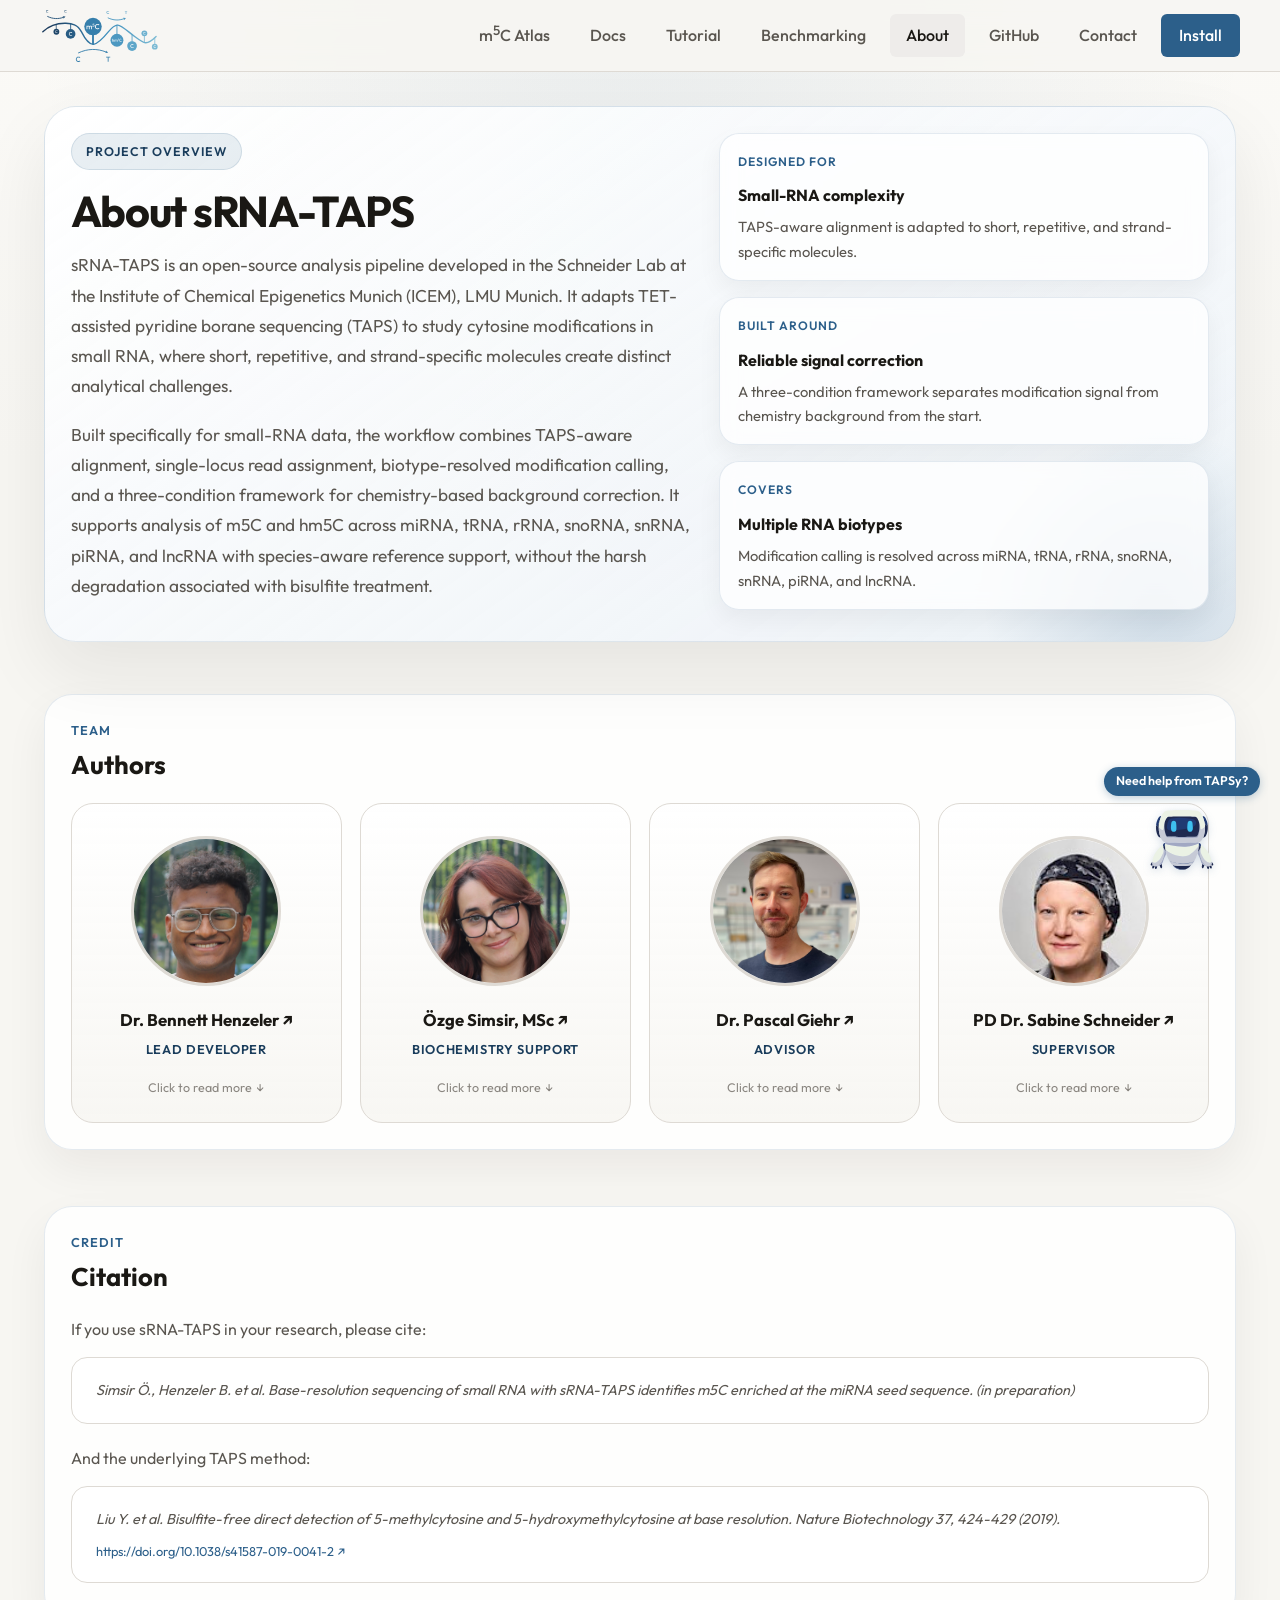
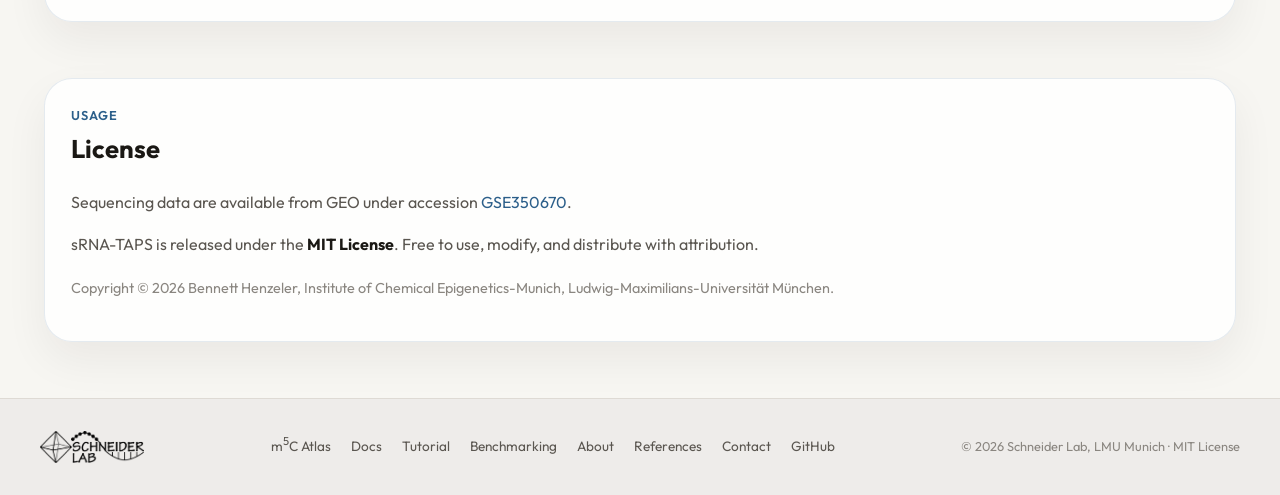
<file: docs/about.html>
<!DOCTYPE html>
<html lang="en">
<head>
  <meta charset="UTF-8">
  <meta name="viewport" content="width=device-width, initial-scale=1.0">
  <!-- SEO -->
  <meta name="description" content="About sRNA-TAPS: project overview, affiliation, citation, and links. Developed in the Schneider Lab at LMU Munich.">
  <meta name="keywords" content="sRNA-TAPS, sRNA TAPS, RNA m5C detection, small RNA methylation, TAPS sequencing, epitranscriptomics, RNA epigenetics, m5C small RNA, TET-assisted pyridine borane sequencing, bisulfite-free RNA methylation, Snakemake bioinformatics pipeline, miRNA methylation, tRNA modification, rRNA m5C">
  <meta name="author" content="sRNA-TAPS project team, Schneider Lab, LMU Munich">
  <link rel="canonical" href="https://henzelerb.github.io/sRNA-TAPS/about.html">
  <!-- Open Graph -->
  <meta property="og:type" content="website">
  <meta property="og:title" content="About &mdash; sRNA-TAPS">
  <meta property="og:description" content="About sRNA-TAPS: project overview, affiliation, citation, and links. Developed in the Schneider Lab at LMU Munich.">
  <meta property="og:url" content="https://henzelerb.github.io/sRNA-TAPS/about.html">
  <meta property="og:image" content="https://henzelerb.github.io/sRNA-TAPS/sRNA-taps_logo.svg">
  <meta property="og:site_name" content="sRNA-TAPS">
  <!-- Twitter Card -->
  <meta name="twitter:card" content="summary_large_image">
  <meta name="twitter:title" content="About &mdash; sRNA-TAPS">
  <meta name="twitter:description" content="About sRNA-TAPS: project overview, affiliation, citation, and links. Developed in the Schneider Lab at LMU Munich.">
  <meta name="twitter:image" content="https://henzelerb.github.io/sRNA-TAPS/sRNA-taps_logo.svg">
  <title>About &mdash; sRNA-TAPS</title>
  <style>
    @font-face { font-family: 'Outfit'; src: url('fonts/Outfit-Light.woff2') format('woff2'); font-weight: 300; font-display: block; }
    @font-face { font-family: 'Outfit'; src: url('fonts/Outfit-Regular.woff2') format('woff2'); font-weight: 400; font-display: block; }
    @font-face { font-family: 'Outfit'; src: url('fonts/Outfit-Medium.woff2') format('woff2'); font-weight: 500; font-display: block; }
    @font-face { font-family: 'Outfit'; src: url('fonts/Outfit-SemiBold.woff2') format('woff2'); font-weight: 600; font-display: block; }
    @font-face { font-family: 'Outfit'; src: url('fonts/Outfit-Bold.woff2') format('woff2'); font-weight: 700; font-display: block; }
    * { font-family: 'Outfit', sans-serif; }
  </style>
  <style>
    :root{--bg:#f7f6f2;--bg2:#eeecea;--surface:#ffffff;--border:#dedad4;--text:#1a1814;--text2:#5a5650;--text3:#8a8680;--accent:#2C5F8A;--accent2:#e8f0f8;--accent3:#2c5f8a;--green:#2C5F8A;--nav-h:72px}
    *,*::before,*::after{box-sizing:border-box;margin:0;padding:0}
    html{scroll-behavior:smooth}
    body{font-family:'DM Sans',sans-serif;background:
      radial-gradient(circle at top, rgba(44,95,138,.08), rgba(44,95,138,0) 28%),
      linear-gradient(180deg, #fbfaf7 0%, var(--bg) 22%, var(--bg) 100%);
      color:var(--text);font-size:16px;line-height:1.7;-webkit-font-smoothing:antialiased}

    nav{position:fixed;top:0;left:0;right:0;z-index:100;height:var(--nav-h);background:rgba(247,246,242,0.92);backdrop-filter:blur(12px);border-bottom:1px solid var(--border);display:flex;align-items:center;padding:0 40px}
    .nav-logo{text-decoration:none;margin-right:auto;display:flex;align-items:center;height:100%}
    .nav-links{display:flex;gap:8px;align-items:center}
    .nav-links a{font-size:1rem;font-weight:500;color:var(--text2);text-decoration:none;padding:8px 16px;border-radius:6px;transition:all .15s}
    .nav-links a:hover,.nav-links a.active{color:var(--text);background:var(--bg2)}
    nav sup, footer sup { line-height: 0; }
    .nav-btn{background:var(--accent)!important;color:#fff!important;border-radius:6px;padding:8px 18px!important}

    .hero{width:min(1380px,calc(100vw - 24px));max-width:none;margin:0 auto;padding:calc(var(--nav-h) + 56px) 16px 38px}
    .hero-panel{position:relative;overflow:hidden;background:linear-gradient(145deg,rgba(255,255,255,.95),rgba(232,240,248,.74));border:1px solid rgba(44,95,138,.14);border-radius:32px;padding:40px 42px;box-shadow:0 30px 70px rgba(26,24,20,.08)}
    .hero-panel::before{content:"";position:absolute;right:-90px;bottom:-130px;width:340px;height:340px;border-radius:50%;background:radial-gradient(circle,rgba(44,95,138,.16),rgba(44,95,138,0) 72%)}
    .hero-panel::after{content:"";position:absolute;inset:0;background:linear-gradient(180deg,rgba(255,255,255,.2),rgba(255,255,255,0));pointer-events:none}
    .hero-top,.hero-copy,.hero-highlights{position:relative;z-index:1}
    .hero-top{display:grid;grid-template-columns:minmax(0,1.12fr) minmax(280px,.88fr);gap:24px;align-items:start}
    .hero-badge{display:inline-flex;align-items:center;gap:8px;background:rgba(44,95,138,.1);border:1px solid rgba(44,95,138,.14);color:#1a3d5c;border-radius:999px;padding:7px 14px;font-size:.78rem;font-weight:600;letter-spacing:.08em;text-transform:uppercase;margin-bottom:18px}
    h1{font-family:'Outfit',sans-serif;font-size:2.7rem;line-height:1.08;letter-spacing:-.03em;margin-bottom:16px}
    .lead{font-size:1.08rem;color:var(--text2);line-height:1.78;max-width:none}
    .lead p + p{margin-top:18px}
    .hero-highlights{display:grid;grid-template-columns:1fr;gap:16px;align-content:start}
    .highlight-card{background:rgba(255,255,255,.76);border:1px solid rgba(44,95,138,.12);border-radius:20px;padding:18px 18px 16px;backdrop-filter:blur(10px);box-shadow:0 10px 24px rgba(26,24,20,.05)}
    .highlight-kicker{display:block;font-size:.76rem;font-weight:600;letter-spacing:.08em;text-transform:uppercase;color:var(--accent);margin-bottom:10px}
    .highlight-card strong{display:block;font-size:1rem;color:var(--text);margin-bottom:6px}
    .highlight-card p{font-size:.92rem;line-height:1.65;margin:0}
    section{padding:28px 0}
    .container{width:min(1380px,calc(100vw - 24px));max-width:none;margin:0 auto;padding:0 16px}
    .section-card{background:rgba(255,255,255,.84);border:1px solid rgba(44,95,138,.12);border-radius:28px;padding:32px;box-shadow:0 18px 44px rgba(26,24,20,.06)}
    .section-heading{display:flex;flex-direction:column;gap:8px;margin-bottom:24px}
    .section-kicker{font-size:.8rem;font-weight:600;letter-spacing:.08em;text-transform:uppercase;color:var(--accent)}
    h2{font-family:'Outfit',sans-serif;font-size:1.6rem;line-height:1.15}
    p{color:var(--text2);margin-bottom:14px;line-height:1.75}
    p strong{color:var(--text)}
    a{color:var(--accent);text-decoration:none}
    a:hover{text-decoration:underline}

    .authors-grid{display:grid;grid-template-columns:repeat(4,minmax(0,1fr));gap:18px}
    .author-card{background:linear-gradient(180deg,#fff,rgba(247,246,242,.92));border:1.5px solid var(--border);border-radius:22px;overflow:hidden;cursor:pointer;transition:all .2s}
    .author-card:hover{transform:translateY(-4px);box-shadow:0 14px 34px rgba(0,0,0,.08);border-color:rgba(44,95,138,.38)}
    .author-card-front{display:flex;flex-direction:column;align-items:center;padding:32px 24px 24px;text-align:center}
    .author-photo{width:150px;height:150px;border-radius:50%;overflow:hidden;border:3px solid var(--border);margin-bottom:20px;transition:border-color .2s}
    .author-card:hover .author-photo{border-color:var(--accent)}
    .author-photo img{width:100%;height:100%;object-fit:cover;object-position:center top}
    .author-name{font-weight:700;font-size:1.05rem;color:var(--text);margin-bottom:4px}
    .author-name a{color:var(--text);text-decoration:none;transition:color .15s}
    .author-name a:hover{color:var(--accent);text-decoration:none}
    .author-role{font-size:.8rem;color:#1a3d5c;font-weight:600;text-transform:uppercase;letter-spacing:.05em;margin-bottom:16px}
    .expand-hint{font-size:.78rem;color:var(--text3);display:flex;align-items:center;gap:4px;transition:color .15s}
    .author-card:hover .expand-hint{color:var(--accent)}
    .expand-arrow{display:inline-block;transition:transform .3s}
    .author-bio{max-height:0;overflow:hidden;transition:max-height .4s ease,padding .3s ease;background:var(--bg);border-top:0 solid var(--border)}
    .author-bio.open{max-height:300px;border-top:1px solid var(--border)}
    .author-bio-inner{padding:20px 24px}
    .author-bio-inner p{font-size:.9rem;color:var(--text2);line-height:1.65;margin:0}

    .info-grid{display:grid;grid-template-columns:repeat(2,minmax(0,1fr));gap:18px}
    .info-card{background:linear-gradient(180deg,rgba(255,255,255,.92),rgba(247,246,242,.92));border:1.5px solid var(--border);border-radius:22px;padding:24px}
    .info-card h3{font-size:1.05rem;color:var(--text);margin-bottom:14px}

    .cite-block{background:var(--surface);border:1.5px solid var(--border);border-radius:16px;padding:20px 24px;margin-bottom:12px}
    .cite-block p{margin:0;font-size:.9rem;font-style:italic;color:var(--text2)}
    .cite-doi{display:block;margin-top:8px;font-size:.8rem;font-style:normal;color:var(--accent3)}

    .links-grid{display:grid;grid-template-columns:repeat(3,1fr);gap:16px}
    .link-card{background:linear-gradient(180deg,rgba(255,255,255,.96),rgba(247,246,242,.92));border:1.5px solid var(--border);border-radius:18px;padding:22px 20px;text-align:center;text-decoration:none;transition:all .15s;display:flex;flex-direction:column;align-items:center;gap:8px}
    .link-card:hover{transform:translateY(-2px);box-shadow:0 10px 26px rgba(0,0,0,.07);border-color:var(--accent);text-decoration:none}
    .link-card-icon{font-size:1.5rem}
    .link-card-name{font-weight:600;font-size:.9rem;color:var(--text)}
    .link-card-sub{font-size:.78rem;color:var(--text3)}
    .license-note{font-size:.9rem;color:var(--text3);margin-top:18px}

    footer{background:var(--bg2);border-top:1px solid var(--border);padding:32px 40px;margin-top:28px}
    .footer-inner{max-width:1100px;margin:0 auto;display:flex;align-items:center;justify-content:space-between;flex-wrap:wrap;gap:16px}

    @media(max-width:1100px){
      .authors-grid{grid-template-columns:repeat(2,minmax(0,1fr))}
    }

    @media(max-width:980px){
      .hero-top{grid-template-columns:1fr}
      .hero-highlights{grid-template-columns:repeat(2,minmax(0,1fr));margin-top:28px}
    }

    @media(max-width:900px){
      .hero-highlights,.info-grid,.authors-grid{grid-template-columns:1fr}
    }

    @media(max-width:700px){
      .hero{padding:calc(var(--nav-h) + 28px) 20px 28px}
      .hero-panel{padding:28px 22px}
      h1{font-size:2.2rem}
      .container{padding:0 20px}
      .section-card{padding:24px 20px}
      .links-grid{grid-template-columns:1fr}
      nav{padding:0 20px}
    }
  </style>
  <link rel="stylesheet" href="responsive.css">
  <link rel="stylesheet" href="tapsy.css">
</head>
<body>

<nav>
  <a class="nav-logo" href="https://henzelerb.github.io/sRNA-TAPS/"><img src="sRNA-taps_logo_centre.svg" alt="sRNA-TAPS" style="height:52px;width:auto;display:block;"></a>
  <div class="nav-links">
    <a href="m5c-atlas.html">m<sup>5</sup>C Atlas</a>
    <a href="docs.html">Docs</a>
    <a href="tutorial.html">Tutorial</a>
    <a href="benchmarking.html">Benchmarking</a>
    <a href="about.html" class="active">About</a>
    <a href="https://github.com/HenzelerB/sRNA-TAPS" target="_blank">GitHub</a>
    <a href="contact.html">Contact</a>
    <a href="docs.html#installation" class="nav-btn">Install</a>
  </div>
</nav>

<div class="hero">
  <div class="hero-panel">
    <div class="hero-top">
      <div class="hero-copy">
        <div class="hero-badge">Project overview</div>
        <h1>About sRNA-TAPS</h1>
        <div class="lead">
          <p>sRNA-TAPS is an open-source analysis pipeline developed in the Schneider Lab at the Institute of Chemical Epigenetics Munich (ICEM), LMU Munich. It adapts TET-assisted pyridine borane sequencing (TAPS) to study cytosine modifications in small RNA, where short, repetitive, and strand-specific molecules create distinct analytical challenges.</p>
          <p>Built specifically for small-RNA data, the workflow combines TAPS-aware alignment, single-locus read assignment, biotype-resolved modification calling, and a three-condition framework for chemistry-based background correction. It supports analysis of m5C and hm5C across miRNA, tRNA, rRNA, snoRNA, snRNA, piRNA, and lncRNA with species-aware reference support, without the harsh degradation associated with bisulfite treatment.</p>
        </div>
      </div>
      <div class="hero-highlights">
        <div class="highlight-card">
          <span class="highlight-kicker">Designed for</span>
          <strong>Small-RNA complexity</strong>
          <p>TAPS-aware alignment is adapted to short, repetitive, and strand-specific molecules.</p>
        </div>
        <div class="highlight-card">
          <span class="highlight-kicker">Built around</span>
          <strong>Reliable signal correction</strong>
          <p>A three-condition framework separates modification signal from chemistry background from the start.</p>
        </div>
        <div class="highlight-card">
          <span class="highlight-kicker">Covers</span>
          <strong>Multiple RNA biotypes</strong>
          <p>Modification calling is resolved across miRNA, tRNA, rRNA, snoRNA, snRNA, piRNA, and lncRNA.</p>
        </div>
      </div>
    </div>
  </div>
</div>
<section>
  <div class="container">
    <div class="section-card">
      <div class="section-heading">
        <span class="section-kicker">Team</span>
        <h2>Authors</h2>
      </div>
      <div class="authors-grid">
        <div class="author-card" onclick="toggleBio(this)">
          <div class="author-card-front">
            <div class="author-photo">
              <img src="Bennett.png" alt="Dr. Bennett Henzeler">
            </div>
            <div class="author-name"><a href="https://orcid.org/0000-0003-2333-3791" target="_blank" onclick="event.stopPropagation()">Dr. Bennett Henzeler &nearr;</a></div>
            <div class="author-role">Lead Developer</div>
            <div class="expand-hint">Click to read more <span class="expand-arrow">&darr;</span></div>
          </div>
          <div class="author-bio">
            <div class="author-bio-inner">
              <p>Molecular biologist specialising in RNA biology, epigenetics, and small RNA modifications, with a focus on developing methodologies for RNA modification analysis.</p>
            </div>
          </div>
        </div>

        <div class="author-card" onclick="toggleBio(this)">
          <div class="author-card-front">
            <div class="author-photo">
              <img src="Özge.png" alt="Özge Simsir">
            </div>
            <div class="author-name"><a href="https://www.researchgate.net/profile/Oezge-Simsir-2" target="_blank" onclick="event.stopPropagation()">Özge Simsir, MSc &nearr;</a></div>
            <div class="author-role">Biochemistry Support</div>
            <div class="expand-hint">Click to read more <span class="expand-arrow">&darr;</span></div>
          </div>
          <div class="author-bio">
            <div class="author-bio-inner">
              <p>Research focuses on the role of small RNAs, primarily miRNAs, in the epigenome and epitranscriptome, and the effects of chemical modifications such as methylation on disease and cellular processes.</p>
            </div>
          </div>
        </div>

        <div class="author-card" onclick="toggleBio(this)">
          <div class="author-card-front">
            <div class="author-photo">
              <img src="pascal.png" alt="Dr. Pascal Giehr">
            </div>
            <div class="author-name"><a href="https://giehr.cup.uni-muenchen.de/group/pascal-giehr/" target="_blank" onclick="event.stopPropagation()">Dr. Pascal Giehr &nearr;</a></div>
            <div class="author-role">Advisor</div>
            <div class="expand-hint">Click to read more <span class="expand-arrow">&darr;</span></div>
          </div>
          <div class="author-bio">
            <div class="author-bio-inner">
              <p>His lab investigates how epigenetic and epitranscriptomic factors influence chromatin architecture and gene regulation, with a focus on dynamic nucleic acid modifications in DNA and RNA.</p>
            </div>
          </div>
        </div>

        <div class="author-card" onclick="toggleBio(this)">
          <div class="author-card-front">
            <div class="author-photo">
              <img src="sabine.jpg" alt="PD Dr. Sabine Schneider">
            </div>
            <div class="author-name"><a href="https://schneider.cup.uni-muenchen.de/group/sabine-schneider/" target="_blank" onclick="event.stopPropagation()">PD Dr. Sabine Schneider &nearr;</a></div>
            <div class="author-role">Supervisor</div>
            <div class="expand-hint">Click to read more <span class="expand-arrow">&darr;</span></div>
          </div>
          <div class="author-bio">
            <div class="author-bio-inner">
              <p>Her lab investigates the structure-function relationships of nucleic acids, their interactions with proteins and small molecules, and the chemical and epigenetic modification landscape of small non-coding RNAs.</p>
            </div>
          </div>
        </div>

      </div>
    </div>
  </div>
</section>

<section>
  <div class="container">
    <div class="section-card">
      <div class="section-heading">
        <span class="section-kicker">Credit</span>
        <h2>Citation</h2>
      </div>
      <p>If you use sRNA-TAPS in your research, please cite:</p>
      <div class="cite-block">
        <p>Simsir Ö., Henzeler B. et al. Base-resolution sequencing of small RNA with sRNA-TAPS identifies m5C enriched at the miRNA seed sequence. <em>(in preparation)</em></p>
      </div>
      <p style="margin-top:20px">And the underlying TAPS method:</p>
      <div class="cite-block">
        <p>Liu Y. et al. Bisulfite-free direct detection of 5-methylcytosine and 5-hydroxymethylcytosine at base resolution. <em>Nature Biotechnology</em> 37, 424-429 (2019).</p>
        <a class="cite-doi" href="https://doi.org/10.1038/s41587-019-0041-2" target="_blank">https://doi.org/10.1038/s41587-019-0041-2 &nearr;</a>
      </div>
    </div>
  </div>
</section>

<section>
  <div class="container">
    <div class="section-card">
      <div class="section-heading">
        <span class="section-kicker">Usage</span>
        <h2>License</h2>
      </div>
      <p>Sequencing data are available from GEO under accession <a href="https://www.ncbi.nlm.nih.gov/geo/query/acc.cgi?acc=GSE350670" target="_blank">GSE350670</a>.</p>
      <p>sRNA-TAPS is released under the <strong>MIT License</strong>. Free to use, modify, and distribute with attribution.</p>
      <p class="license-note">Copyright &copy; 2026 Bennett Henzeler, Institute of Chemical Epigenetics-Munich, Ludwig-Maximilians-Universität München.</p>
    </div>
  </div>
</section>

<footer>
  <div class="footer-inner">
    <img src="Lab_Logo.png" alt="sRNA-TAPS" style="height:32px;width:auto;">
    <div style="display:flex;gap:20px">
      <a href="m5c-atlas.html" style="font-size:.85rem;color:var(--text2);text-decoration:none">m<sup>5</sup>C Atlas</a>
      <a href="docs.html" style="font-size:.85rem;color:var(--text2);text-decoration:none">Docs</a>
      <a href="tutorial.html" style="font-size:.85rem;color:var(--text2);text-decoration:none">Tutorial</a>
      <a href="benchmarking.html" style="font-size:.85rem;color:var(--text2);text-decoration:none">Benchmarking</a>
      <a href="about.html" style="font-size:.85rem;color:var(--text2);text-decoration:none">About</a>
      <a href="references.html" style="font-size:.85rem;color:var(--text2);text-decoration:none">References</a>
      <a href="contact.html" style="font-size:.85rem;color:var(--text2);text-decoration:none">Contact</a>
      <a href="https://github.com/HenzelerB/sRNA-TAPS" target="_blank" style="font-size:.85rem;color:var(--text2);text-decoration:none">GitHub</a>
    </div>
    <div style="font-size:.8rem;color:var(--text3)">&copy; 2026 Schneider Lab, LMU Munich &middot; MIT License</div>
  </div>
</footer>

<script>
  function toggleBio(card) {
    const bio = card.querySelector('.author-bio');
    const arrow = card.querySelector('.expand-arrow');
    const hint = card.querySelector('.expand-hint');
    const isOpen = bio.classList.contains('open');
    bio.classList.toggle('open');
    arrow.style.transform = isOpen ? 'rotate(0deg)' : 'rotate(180deg)';
    hint.childNodes[0].textContent = isOpen ? 'Click to read more ' : 'Click to close ';
  }
</script>

<script src="site.js"></script>
<script src="tapsy-knowledge.js"></script>
<script src="tapsy.js"></script>
</body>
</html>
</file>
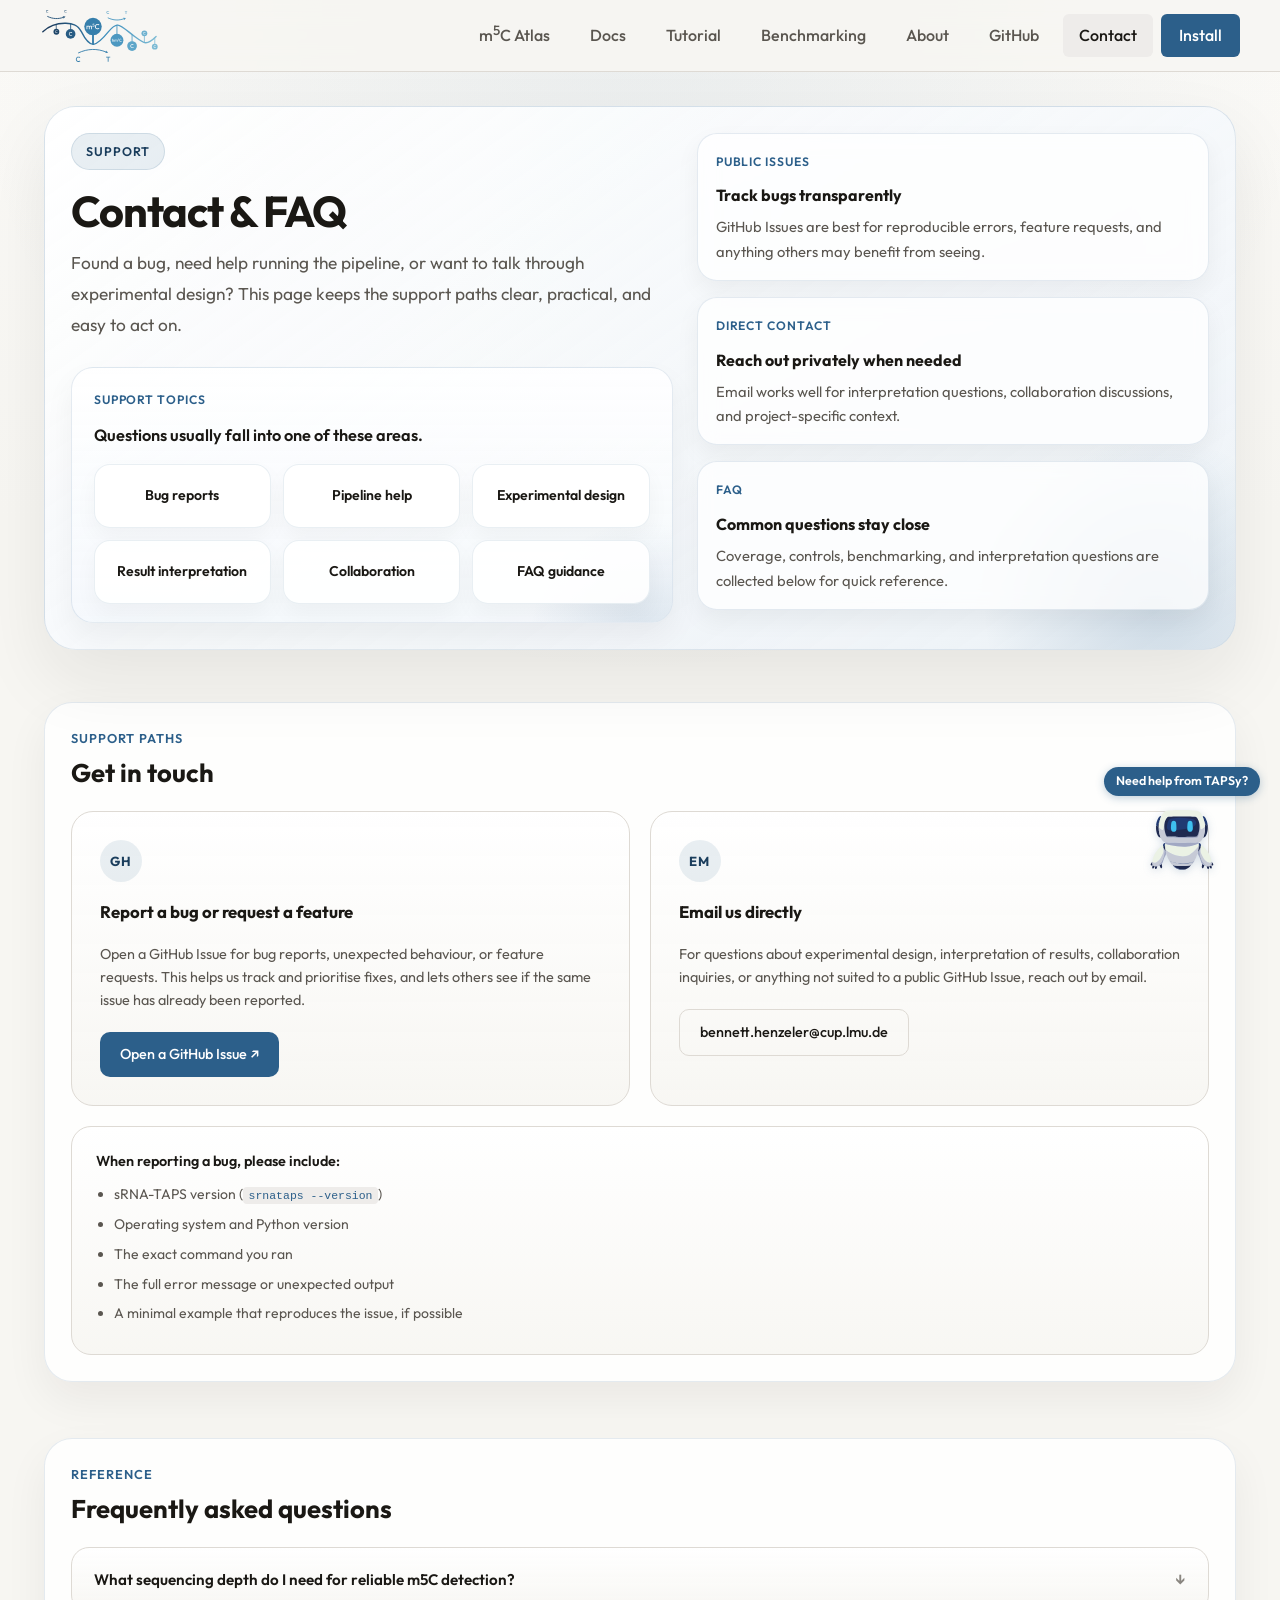
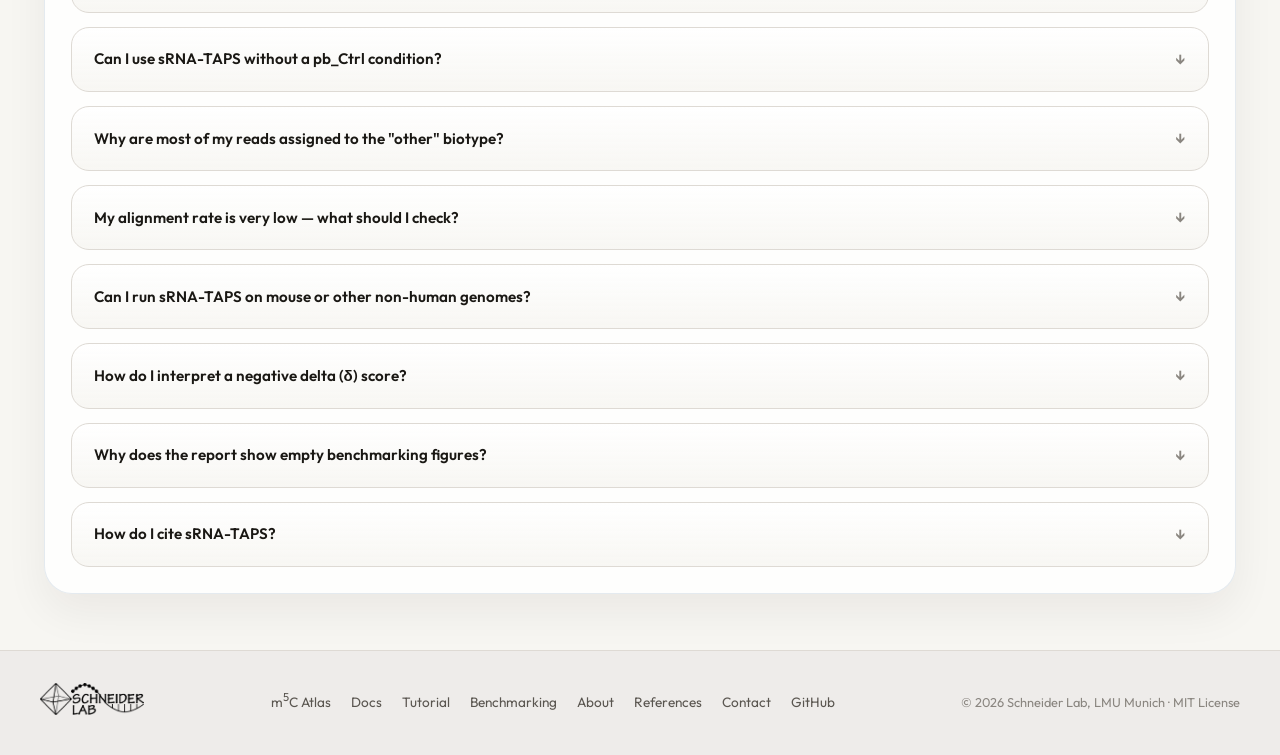
<file: docs/contact.html>
<!DOCTYPE html>
<html lang="en">
<head>
  <meta charset="UTF-8">
  <meta name="viewport" content="width=device-width, initial-scale=1.0">
  <!-- SEO -->
  <meta name="description" content="Contact the sRNA-TAPS team, report bugs, and find answers to frequently asked questions about RNA m5C detection, experimental design, and pipeline troubleshooting.">
  <meta name="keywords" content="sRNA-TAPS, sRNA TAPS, RNA m5C detection, small RNA methylation, TAPS sequencing, epitranscriptomics, RNA epigenetics, m5C small RNA, TET-assisted pyridine borane sequencing, bisulfite-free RNA methylation, Snakemake bioinformatics pipeline, miRNA methylation, tRNA modification, rRNA m5C">
  <meta name="author" content="sRNA-TAPS project team, Schneider Lab, LMU Munich">
  <link rel="canonical" href="https://henzelerb.github.io/sRNA-TAPS/contact.html">
  <!-- Open Graph -->
  <meta property="og:type" content="website">
  <meta property="og:title" content="Contact &amp; FAQ &mdash; sRNA-TAPS">
  <meta property="og:description" content="Contact the sRNA-TAPS team, report bugs, and find answers to frequently asked questions about RNA m5C detection, experimental design, and pipeline troubleshooting.">
  <meta property="og:url" content="https://henzelerb.github.io/sRNA-TAPS/contact.html">
  <meta property="og:image" content="https://henzelerb.github.io/sRNA-TAPS/sRNA-taps_logo.svg">
  <meta property="og:site_name" content="sRNA-TAPS">
  <!-- Twitter Card -->
  <meta name="twitter:card" content="summary_large_image">
  <meta name="twitter:title" content="Contact &amp; FAQ &mdash; sRNA-TAPS">
  <meta name="twitter:description" content="Contact the sRNA-TAPS team, report bugs, and find answers to frequently asked questions about RNA m5C detection, experimental design, and pipeline troubleshooting.">
  <meta name="twitter:image" content="https://henzelerb.github.io/sRNA-TAPS/sRNA-taps_logo.svg">
  <title>Contact &amp; FAQ &mdash; sRNA-TAPS</title>
  <style>
    @font-face { font-family: 'Outfit'; src: url('fonts/Outfit-Light.woff2') format('woff2'); font-weight: 300; font-display: block; }
    @font-face { font-family: 'Outfit'; src: url('fonts/Outfit-Regular.woff2') format('woff2'); font-weight: 400; font-display: block; }
    @font-face { font-family: 'Outfit'; src: url('fonts/Outfit-Medium.woff2') format('woff2'); font-weight: 500; font-display: block; }
    @font-face { font-family: 'Outfit'; src: url('fonts/Outfit-SemiBold.woff2') format('woff2'); font-weight: 600; font-display: block; }
    @font-face { font-family: 'Outfit'; src: url('fonts/Outfit-Bold.woff2') format('woff2'); font-weight: 700; font-display: block; }
    * { font-family: 'Outfit', sans-serif; }
  </style>
  <style>
    :root{--bg:#f7f6f2;--bg2:#eeecea;--surface:#ffffff;--border:#dedad4;--text:#1a1814;--text2:#5a5650;--text3:#8a8680;--accent:#2C5F8A;--accent2:#e8f0f8;--accent3:#2c5f8a;--green:#2C5F8A;--nav-h:72px}
    *,*::before,*::after{box-sizing:border-box;margin:0;padding:0}
    html{scroll-behavior:smooth}
    body{font-family:'DM Sans',sans-serif;background:
      radial-gradient(circle at top, rgba(44,95,138,.08), rgba(44,95,138,0) 28%),
      linear-gradient(180deg, #fbfaf7 0%, var(--bg) 22%, var(--bg) 100%);
      color:var(--text);font-size:16px;line-height:1.7;-webkit-font-smoothing:antialiased}

    nav{position:fixed;top:0;left:0;right:0;z-index:100;height:var(--nav-h);background:rgba(247,246,242,0.92);backdrop-filter:blur(12px);border-bottom:1px solid var(--border);display:flex;align-items:center;padding:0 40px}
    .nav-logo{text-decoration:none;margin-right:auto;display:flex;align-items:center;height:100%}
    .nav-logo img{height:52px;width:auto;display:block}
    .nav-links{display:flex;gap:8px;align-items:center}
    .nav-links a{font-size:1rem;font-weight:500;color:var(--text2);text-decoration:none;padding:8px 16px;border-radius:6px;transition:all .15s}
    .nav-links a:hover,.nav-links a.active{color:var(--text);background:var(--bg2)}
    nav sup, footer sup { line-height: 0; }
    .nav-btn{background:var(--accent)!important;color:#fff!important;border-radius:6px;padding:8px 18px!important}

    .hero{width:min(1380px,calc(100vw - 24px));max-width:none;margin:0 auto;padding:calc(var(--nav-h) + 56px) 16px 34px}
    .hero-panel{position:relative;overflow:hidden;background:linear-gradient(145deg,rgba(255,255,255,.95),rgba(232,240,248,.74));border:1px solid rgba(44,95,138,.14);border-radius:32px;padding:40px 42px;box-shadow:0 30px 70px rgba(26,24,20,.08)}
    .hero-panel::before{content:"";position:absolute;right:-90px;bottom:-130px;width:340px;height:340px;border-radius:50%;background:radial-gradient(circle,rgba(44,95,138,.16),rgba(44,95,138,0) 72%)}
    .hero-panel::after{content:"";position:absolute;inset:0;background:linear-gradient(180deg,rgba(255,255,255,.2),rgba(255,255,255,0));pointer-events:none}
    .hero-top,.hero-copy,.hero-highlights{position:relative;z-index:1}
    .hero-top{display:grid;grid-template-columns:minmax(0,1.08fr) minmax(280px,.92fr);gap:24px;align-items:start}
    .hero-badge{display:inline-flex;align-items:center;gap:8px;background:rgba(44,95,138,.1);border:1px solid rgba(44,95,138,.14);color:#1a3d5c;border-radius:999px;padding:7px 14px;font-size:.78rem;font-weight:600;letter-spacing:.08em;text-transform:uppercase;margin-bottom:18px}
    h1{font-family:'Outfit',sans-serif;font-size:2.7rem;line-height:1.08;letter-spacing:-.03em;margin-bottom:14px}
    .lead{font-size:1.08rem;color:var(--text2);line-height:1.78;max-width:none}
    .hero-visual{margin-top:26px;position:relative;overflow:hidden;background:linear-gradient(180deg,rgba(255,255,255,.86),rgba(244,248,252,.78));border:1px solid rgba(44,95,138,.12);border-radius:22px;padding:22px 22px 18px;box-shadow:0 14px 30px rgba(26,24,20,.05)}
    .hero-visual::before{content:"";position:absolute;inset:auto -80px -120px auto;width:220px;height:220px;border-radius:50%;background:radial-gradient(circle,rgba(44,95,138,.12),rgba(44,95,138,0) 72%)}
    .hero-visual-label{position:relative;z-index:1;display:block;font-size:.76rem;font-weight:600;letter-spacing:.08em;text-transform:uppercase;color:var(--accent);margin-bottom:12px}
    .hero-visual-title{position:relative;z-index:1;font-size:1.02rem;font-weight:600;color:var(--text);margin-bottom:14px}
    .hero-chip-grid{position:relative;z-index:1;display:grid;grid-template-columns:repeat(3,minmax(0,1fr));gap:12px}
    .hero-chip{display:flex;align-items:center;justify-content:center;text-align:center;min-height:64px;padding:14px 12px;border-radius:16px;background:rgba(255,255,255,.9);border:1px solid rgba(44,95,138,.1);box-shadow:0 10px 22px rgba(26,24,20,.04);font-size:.88rem;font-weight:500;color:var(--text2);animation:heroFloat 5.6s ease-in-out infinite}
    .hero-chip strong{color:var(--text);font-weight:600}
    .hero-chip:nth-child(2){animation-delay:.6s}
    .hero-chip:nth-child(3){animation-delay:1.2s}
    .hero-chip:nth-child(4){animation-delay:1.8s}
    .hero-chip:nth-child(5){animation-delay:2.4s}
    .hero-chip:nth-child(6){animation-delay:3s}
    .hero-visual-note{position:relative;z-index:1;margin-top:14px;font-size:.88rem;color:var(--text3);line-height:1.65}
    @keyframes heroFloat{
      0%,100%{transform:translateY(0)}
      50%{transform:translateY(-6px)}
    }
    .hero-highlights{display:grid;grid-template-columns:1fr;gap:16px;align-content:start}
    .highlight-card{background:rgba(255,255,255,.76);border:1px solid rgba(44,95,138,.12);border-radius:20px;padding:18px 18px 16px;backdrop-filter:blur(10px);box-shadow:0 10px 24px rgba(26,24,20,.05)}
    .highlight-kicker{display:block;font-size:.76rem;font-weight:600;letter-spacing:.08em;text-transform:uppercase;color:var(--accent);margin-bottom:10px}
    .highlight-card strong{display:block;font-size:1rem;color:var(--text);margin-bottom:6px}
    .highlight-card p{font-size:.92rem;line-height:1.65;margin:0}

    section{padding:28px 0}
    .container{width:min(1380px,calc(100vw - 24px));max-width:none;margin:0 auto;padding:0 16px}
    .section-card{background:rgba(255,255,255,.84);border:1px solid rgba(44,95,138,.12);border-radius:28px;padding:32px;box-shadow:0 18px 44px rgba(26,24,20,.06)}
    .section-heading{display:flex;flex-direction:column;gap:8px;margin-bottom:24px}
    .section-kicker{font-size:.8rem;font-weight:600;letter-spacing:.08em;text-transform:uppercase;color:var(--accent)}
    h2{font-family:'Outfit',sans-serif;font-size:1.6rem;line-height:1.15}
    p{color:var(--text2);margin-bottom:14px;line-height:1.75}
    p strong{color:var(--text)}
    a{color:var(--accent);text-decoration:none}
    a:hover{text-decoration:underline}

    .contact-grid{display:grid;grid-template-columns:1fr 1fr;gap:20px}
    .contact-card{background:linear-gradient(180deg,rgba(255,255,255,.96),rgba(247,246,242,.92));border:1.5px solid var(--border);border-radius:22px;padding:28px;display:flex;flex-direction:column;align-items:flex-start;gap:16px;transition:all .2s}
    .contact-card:hover{transform:translateY(-3px);box-shadow:0 14px 34px rgba(0,0,0,.08);border-color:rgba(44,95,138,.38)}
    .contact-icon{width:42px;height:42px;border-radius:50%;display:flex;align-items:center;justify-content:center;background:rgba(44,95,138,.1);color:#1a3d5c;font-size:.82rem;font-weight:700;letter-spacing:.08em;text-transform:uppercase}
    .contact-card h3{font-weight:700;font-size:1.05rem;margin:0}
    .contact-card p{font-size:.9rem;color:var(--text2);margin:0;line-height:1.6}
    .contact-btn{display:inline-flex;align-items:center;gap:8px;background:var(--accent);color:#fff;padding:10px 20px;border-radius:10px;font-weight:500;font-size:.9rem;text-decoration:none;transition:all .15s;margin-top:4px}
    .contact-btn:hover{opacity:.88;transform:translateY(-1px);text-decoration:none}
    .contact-btn-outline{background:transparent;color:var(--text);border:1.5px solid var(--border)}
    .contact-btn-outline:hover{border-color:var(--accent);color:var(--accent)}

    .bug-tips{background:linear-gradient(180deg,rgba(255,255,255,.92),rgba(247,246,242,.92));border:1.5px solid var(--border);border-radius:20px;padding:22px 24px;margin-top:20px}
    .bug-tips h4{font-weight:600;font-size:.9rem;margin-bottom:10px}
    .bug-tips ul{margin-left:18px;color:var(--text2);font-size:.875rem}
    .bug-tips li{margin-bottom:6px}
    code{font-family:'DM Mono',monospace;font-size:.82em;background:var(--bg2);padding:2px 6px;border-radius:4px;color:var(--accent3)}

    .faq-list{display:flex;flex-direction:column;gap:14px}
    .faq-item{background:linear-gradient(180deg,rgba(255,255,255,.96),rgba(247,246,242,.92));border:1.5px solid var(--border);border-radius:18px;overflow:hidden;transition:border-color .15s,transform .15s,box-shadow .15s}
    .faq-item:hover{border-color:var(--accent);transform:translateY(-1px);box-shadow:0 10px 26px rgba(0,0,0,.05)}
    .faq-question{padding:18px 22px;font-weight:600;font-size:.95rem;cursor:pointer;display:flex;justify-content:space-between;align-items:center;gap:16px;user-select:none}
    .faq-arrow{font-size:1rem;color:var(--text3);transition:transform .3s;flex-shrink:0}
    .faq-answer{max-height:0;overflow:hidden;transition:max-height .35s ease,padding .3s ease}
    .faq-answer.open{max-height:420px}
    .faq-answer-inner{padding:0 22px 18px;font-size:.9rem;color:var(--text2);line-height:1.7;border-top:1px solid var(--border)}
    .faq-answer-inner p{margin-bottom:8px}
    .faq-answer-inner p:last-child{margin-bottom:0}

    footer{background:var(--bg2);border-top:1px solid var(--border);padding:32px 40px;margin-top:28px}
    .footer-inner{max-width:1100px;margin:0 auto;display:flex;align-items:center;justify-content:space-between;flex-wrap:wrap;gap:16px}

    @media(max-width:980px){
      .hero-top{grid-template-columns:1fr}
      .hero-highlights{grid-template-columns:repeat(3,minmax(0,1fr));margin-top:28px}
    }

    @media(max-width:900px){
      .hero-highlights{grid-template-columns:1fr}
    }

    @media(max-width:700px){
      .hero{padding:calc(var(--nav-h)+28px) 20px 28px}
      .hero-panel{padding:28px 22px}
      h1{font-size:2.2rem}
      .container{padding:0 20px}
      .section-card{padding:24px 20px}
      .contact-grid{grid-template-columns:1fr}
      nav{padding:0 20px}
    }
    @media(max-width:640px){
      .hero-chip-grid{grid-template-columns:repeat(2,minmax(0,1fr))}
    }
    @media(max-width:480px){
      .hero-chip-grid{grid-template-columns:1fr}
    }
  </style>
  <link rel="stylesheet" href="responsive.css">
  <link rel="stylesheet" href="tapsy.css">
</head>
<body>

<nav>
  <a class="nav-logo" href="https://henzelerb.github.io/sRNA-TAPS/">
    <img src="sRNA-taps_logo_centre.svg" alt="sRNA-TAPS">
  </a>
  <div class="nav-links">
    <a href="m5c-atlas.html">m<sup>5</sup>C Atlas</a>
    <a href="docs.html">Docs</a>
    <a href="tutorial.html">Tutorial</a>
    <a href="benchmarking.html">Benchmarking</a>
    <a href="about.html">About</a>
    <a href="https://github.com/HenzelerB/sRNA-TAPS" target="_blank">GitHub</a>
    <a href="contact.html" class="active">Contact</a>
    <a href="docs.html#installation" class="nav-btn">Install</a>
  </div>
</nav>

<div class="hero">
  <div class="hero-panel">
    <div class="hero-top">
      <div class="hero-copy">
        <div class="hero-badge">Support</div>
        <h1>Contact &amp; FAQ</h1>
        <p class="lead">Found a bug, need help running the pipeline, or want to talk through experimental design? This page keeps the support paths clear, practical, and easy to act on.</p>
        <div class="hero-visual">
          <span class="hero-visual-label">Support topics</span>
          <div class="hero-visual-title">Questions usually fall into one of these areas.</div>
          <div class="hero-chip-grid">
            <div class="hero-chip"><strong>Bug reports</strong></div>
            <div class="hero-chip"><strong>Pipeline help</strong></div>
            <div class="hero-chip"><strong>Experimental design</strong></div>
            <div class="hero-chip"><strong>Result interpretation</strong></div>
            <div class="hero-chip"><strong>Collaboration</strong></div>
            <div class="hero-chip"><strong>FAQ guidance</strong></div>
          </div>
        </div>
      </div>
      <div class="hero-highlights">
        <div class="highlight-card">
          <span class="highlight-kicker">Public issues</span>
          <strong>Track bugs transparently</strong>
          <p>GitHub Issues are best for reproducible errors, feature requests, and anything others may benefit from seeing.</p>
        </div>
        <div class="highlight-card">
          <span class="highlight-kicker">Direct contact</span>
          <strong>Reach out privately when needed</strong>
          <p>Email works well for interpretation questions, collaboration discussions, and project-specific context.</p>
        </div>
        <div class="highlight-card">
          <span class="highlight-kicker">FAQ</span>
          <strong>Common questions stay close</strong>
          <p>Coverage, controls, benchmarking, and interpretation questions are collected below for quick reference.</p>
        </div>
      </div>
    </div>
  </div>
</div>

<section>
  <div class="container">
    <div class="section-card">
      <div class="section-heading">
        <span class="section-kicker">Support paths</span>
        <h2>Get in touch</h2>
      </div>

      <div class="contact-grid">
        <div class="contact-card">
          <div class="contact-icon">GH</div>
          <h3>Report a bug or request a feature</h3>
          <p>Open a GitHub Issue for bug reports, unexpected behaviour, or feature requests. This helps us track and prioritise fixes, and lets others see if the same issue has already been reported.</p>
          <a class="contact-btn" href="https://github.com/HenzelerB/sRNA-TAPS/issues/new" target="_blank">Open a GitHub Issue ↗</a>
        </div>

        <div class="contact-card">
          <div class="contact-icon">EM</div>
          <h3>Email us directly</h3>
          <p>For questions about experimental design, interpretation of results, collaboration inquiries, or anything not suited to a public GitHub Issue, reach out by email.</p>
          <a class="contact-btn contact-btn-outline" href="mailto:bennett.henzeler@cup.lmu.de">bennett.henzeler@cup.lmu.de</a>
        </div>
      </div>

      <div class="bug-tips">
        <h4>When reporting a bug, please include:</h4>
        <ul>
          <li>sRNA-TAPS version (<code>srnataps --version</code>)</li>
          <li>Operating system and Python version</li>
          <li>The exact command you ran</li>
          <li>The full error message or unexpected output</li>
          <li>A minimal example that reproduces the issue, if possible</li>
        </ul>
      </div>
    </div>
  </div>
</section>

<section>
  <div class="container">
    <div class="section-card">
      <div class="section-heading">
        <span class="section-kicker">Reference</span>
        <h2>Frequently asked questions</h2>
      </div>

      <div class="faq-list">
        <div class="faq-item">
          <div class="faq-question" onclick="toggleFaq(this)">
            What sequencing depth do I need for reliable m5C detection?
            <span class="faq-arrow">↓</span>
          </div>
          <div class="faq-answer">
            <div class="faq-answer-inner">
              <p>Per-sample coverage thresholds vary by biotype: rRNA requires &ge;10x, miRNA, tRNA and snoRNA &ge;3x, and snRNA, piRNA, lncRNA and other biotypes &ge;5x. Replicate-level testing uses coverage of at least 5. In practice, deeper coverage improves sensitivity and reduces false positives. For miRNA, we recommend at least 20&ndash;30x coverage at expressed loci. Standard small RNA-seq libraries of 10&ndash;20 million reads per sample are generally sufficient.</p>
            </div>
          </div>
        </div>

        <div class="faq-item">
          <div class="faq-question" onclick="toggleFaq(this)">
            Can I use sRNA-TAPS without a pb_Ctrl condition?
            <span class="faq-arrow">↓</span>
          </div>
          <div class="faq-answer">
            <div class="faq-answer-inner">
              <p>No. The condition module expects treatment, <code>pb_Ctrl</code> and untreated samples. Sites are called against the untreated control, and <code>pb_Ctrl</code> quantifies PB-associated background so that a corrected modification level can be reported. Use at least three replicates per condition.</p>
            </div>
          </div>
        </div>

        <div class="faq-item">
          <div class="faq-question" onclick="toggleFaq(this)">
            Why are most of my reads assigned to the "other" biotype?
            <span class="faq-arrow">↓</span>
          </div>
          <div class="faq-answer">
            <div class="faq-answer-inner">
              <p>The "other" category captures reads that do not overlap a uniquely annotated Ensembl feature, or that map to regions where multiple biotypes share equal priority in the annotation hierarchy. This is common in small RNA-seq data and does not indicate a pipeline problem.</p>
              <p>Several factors can contribute to a high "other" fraction: reads mapping to unannotated intergenic regions, reads overlapping antisense transcripts or pseudogenes not classified under the main biotypes, and multi-mapping reads that cannot be confidently assigned to a single locus. In TAPS-treated samples, the chemical conversion step can also affect alignment scores at modified positions, occasionally pushing reads into ambiguous mapping territory.</p>
              <p>To reduce the "other" fraction, ensure you are using a current Ensembl GTF for your selected species and release, that your alignment is to the full genome rather than a transcriptome, and that your GTF biotype priority list covers the RNA species most relevant to your experiment.</p>
            </div>
          </div>
        </div>

        <div class="faq-item">
          <div class="faq-question" onclick="toggleFaq(this)">
            My alignment rate is very low &mdash; what should I check?
            <span class="faq-arrow">↓</span>
          </div>
          <div class="faq-answer">
            <div class="faq-answer-inner">
              <p>First check that adapter trimming ran correctly &mdash; untrimmed reads align poorly. Confirm that <code>alignment.strategy</code> is <code>three_letter</code>. If your alignment rate is below 60%, check the trimming report for adapter content and read length distribution. For synthetic test data, ~80% alignment is expected; for real data, 70&ndash;90% is typical depending on library quality.</p>
            </div>
          </div>
        </div>

        <div class="faq-item">
          <div class="faq-question" onclick="toggleFaq(this)">
            Can I run sRNA-TAPS on mouse or other non-human genomes?
            <span class="faq-arrow">↓</span>
          </div>
          <div class="faq-answer">
            <div class="faq-answer-inner">
              <p>Yes. sRNA-TAPS now supports species-aware reference setup, with built-in Ensembl-backed configurations for human, mouse, rat, zebrafish, fruit fly, <code>c_elegans</code>, and chicken, plus custom FASTA/GTF inputs for other organisms. For non-human runs, use the matching genome FASTA, annotation, and any species-appropriate variant resources you need for filtering.</p>
            </div>
          </div>
        </div>

        <div class="faq-item">
          <div class="faq-question" onclick="toggleFaq(this)">
            How do I interpret a negative delta (&delta;) score?
            <span class="faq-arrow">↓</span>
          </div>
          <div class="faq-answer">
            <div class="faq-answer-inner">
              <p>A negative &delta; means the control rate is higher than the treatment rate at that position. This can reflect a sequence variant or a position with unusual background reactivity. Such a site does not meet the minimum difference of 0.10 and is not called.</p>
            </div>
          </div>
        </div>

        <div class="faq-item">
          <div class="faq-question" onclick="toggleFaq(this)">
            Why does the report show empty benchmarking figures?
            <span class="faq-arrow">↓</span>
          </div>
          <div class="faq-answer">
            <div class="faq-answer-inner">
              <p>Benchmarking figures require the <code>09.compare/</code> directory to be populated, which in turn requires the benchmarking tools (rastair, asTair, Bismark) to have been run in step 08. If you ran the pipeline without the <code>--benchmark</code> flag, these steps are skipped. Re-run Snakemake with the <code>all_benchmark</code> target to include benchmarking &mdash; see the <a href="tutorial.html">Tutorial</a> for the full command.</p>
            </div>
          </div>
        </div>

        <div class="faq-item">
          <div class="faq-question" onclick="toggleFaq(this)">
            How do I cite sRNA-TAPS?
            <span class="faq-arrow">↓</span>
          </div>
          <div class="faq-answer">
            <div class="faq-answer-inner">
              <p>Please cite: Simsir &Ouml;., Henzeler B. et al. Base-resolution sequencing of small RNA with sRNA-TAPS identifies m5C enriched at the miRNA seed sequence. <em>(in preparation, 2026)</em>. See the <a href="references.html">References page</a> for a full list of tools and methods used in the pipeline that should also be cited.</p>
            </div>
          </div>
        </div>
      </div>
    </div>
  </div>
</section>

<footer>
  <div class="footer-inner">
    <a href="https://schneider.cup.uni-muenchen.de" target="_blank"><img src="Lab_Logo.png" alt="Schneider Lab" style="height:32px;width:auto;"></a>
    <div style="display:flex;gap:20px;flex-wrap:wrap">
      <a href="m5c-atlas.html" style="font-size:.85rem;color:var(--text2);text-decoration:none">m<sup>5</sup>C Atlas</a>
      <a href="docs.html" style="font-size:.85rem;color:var(--text2);text-decoration:none">Docs</a>
      <a href="tutorial.html" style="font-size:.85rem;color:var(--text2);text-decoration:none">Tutorial</a>
      <a href="benchmarking.html" style="font-size:.85rem;color:var(--text2);text-decoration:none">Benchmarking</a>
      <a href="about.html" style="font-size:.85rem;color:var(--text2);text-decoration:none">About</a>
      <a href="references.html" style="font-size:.85rem;color:var(--text2);text-decoration:none">References</a>
      <a href="contact.html" style="font-size:.85rem;color:var(--text2);text-decoration:none">Contact</a>
      <a href="https://github.com/HenzelerB/sRNA-TAPS" target="_blank" style="font-size:.85rem;color:var(--text2);text-decoration:none">GitHub</a>
    </div>
    <div style="font-size:.8rem;color:var(--text3)">&copy; 2026 Schneider Lab, LMU Munich &middot; MIT License</div>
  </div>
</footer>

<script>
  function toggleFaq(el) {
    const answer = el.nextElementSibling;
    const arrow = el.querySelector('.faq-arrow');
    const isOpen = answer.classList.contains('open');
    document.querySelectorAll('.faq-answer').forEach(a => a.classList.remove('open'));
    document.querySelectorAll('.faq-arrow').forEach(a => a.style.transform = 'rotate(0deg)');
    if (!isOpen) {
      answer.classList.add('open');
      arrow.style.transform = 'rotate(180deg)';
    }
  }
</script>

<script src="site.js"></script>
<script src="tapsy-knowledge.js"></script>
<script src="tapsy.js"></script>
</body>
</html>
</file>
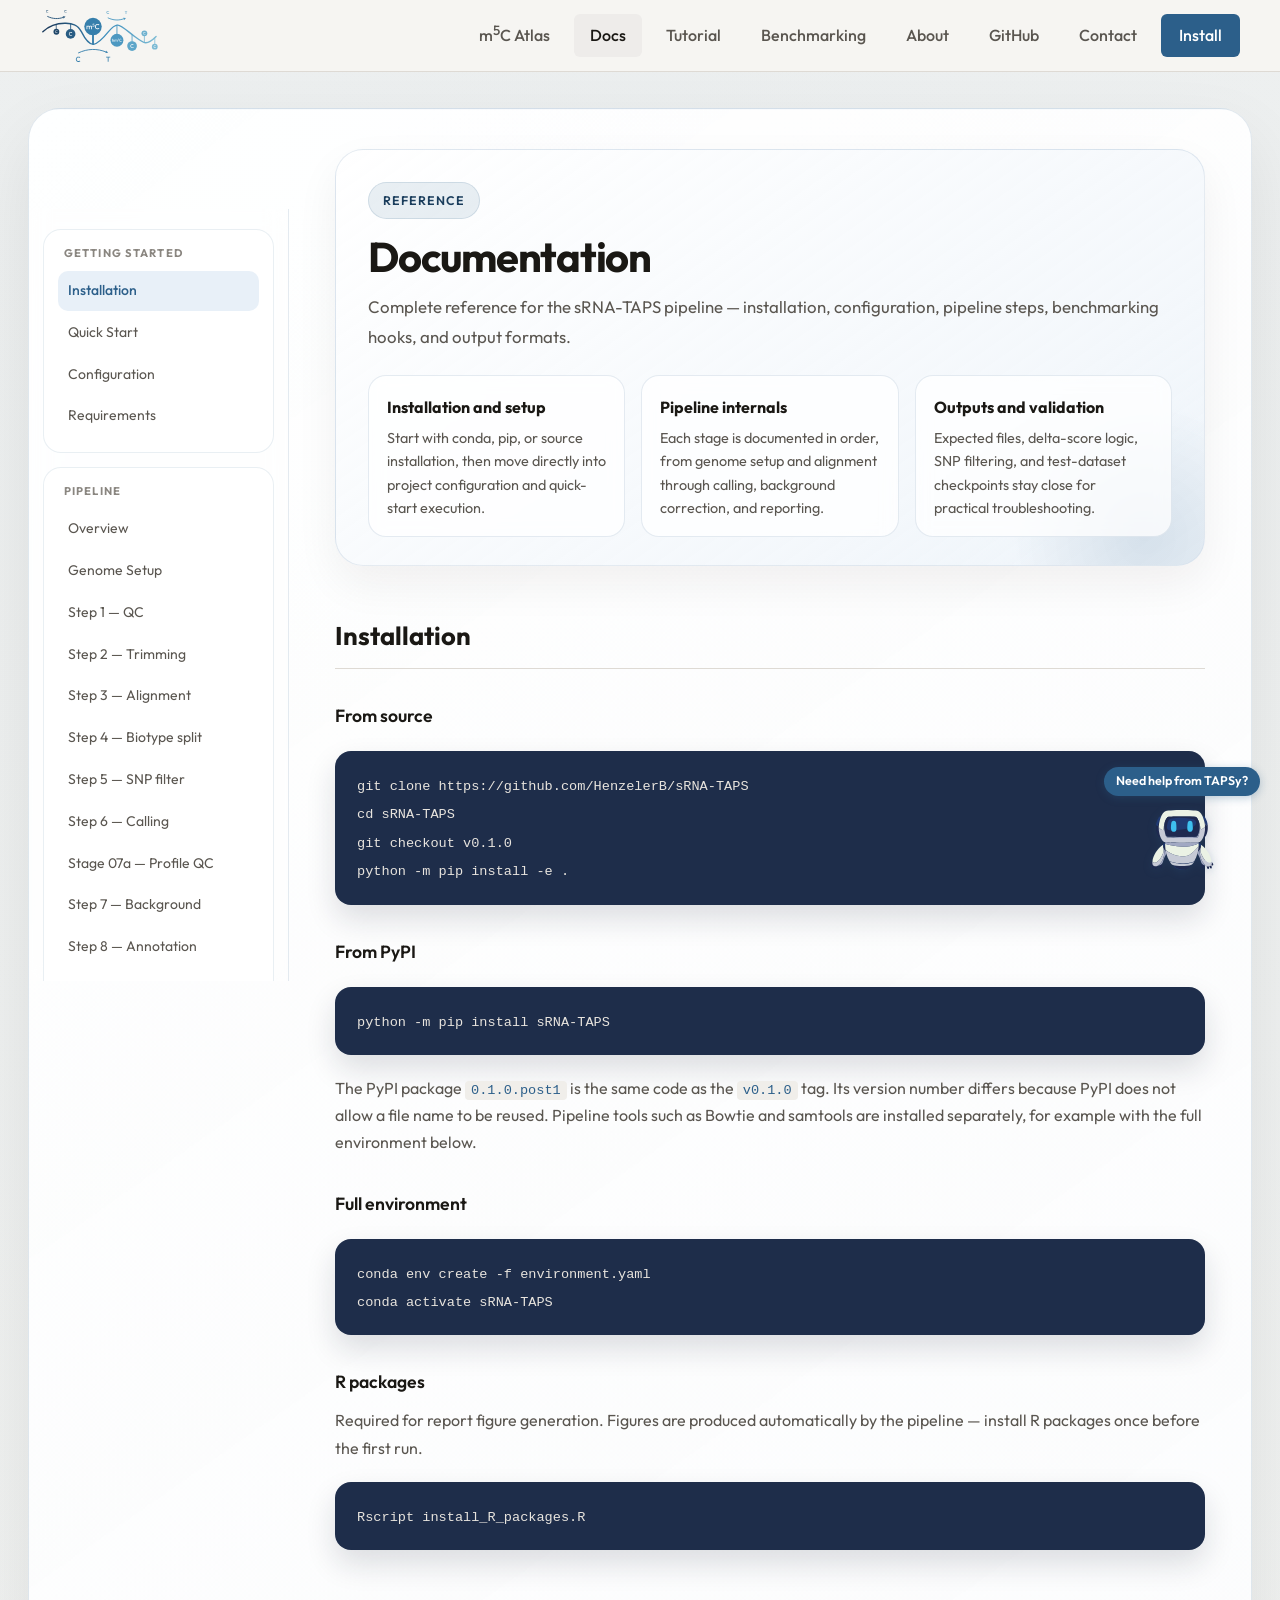
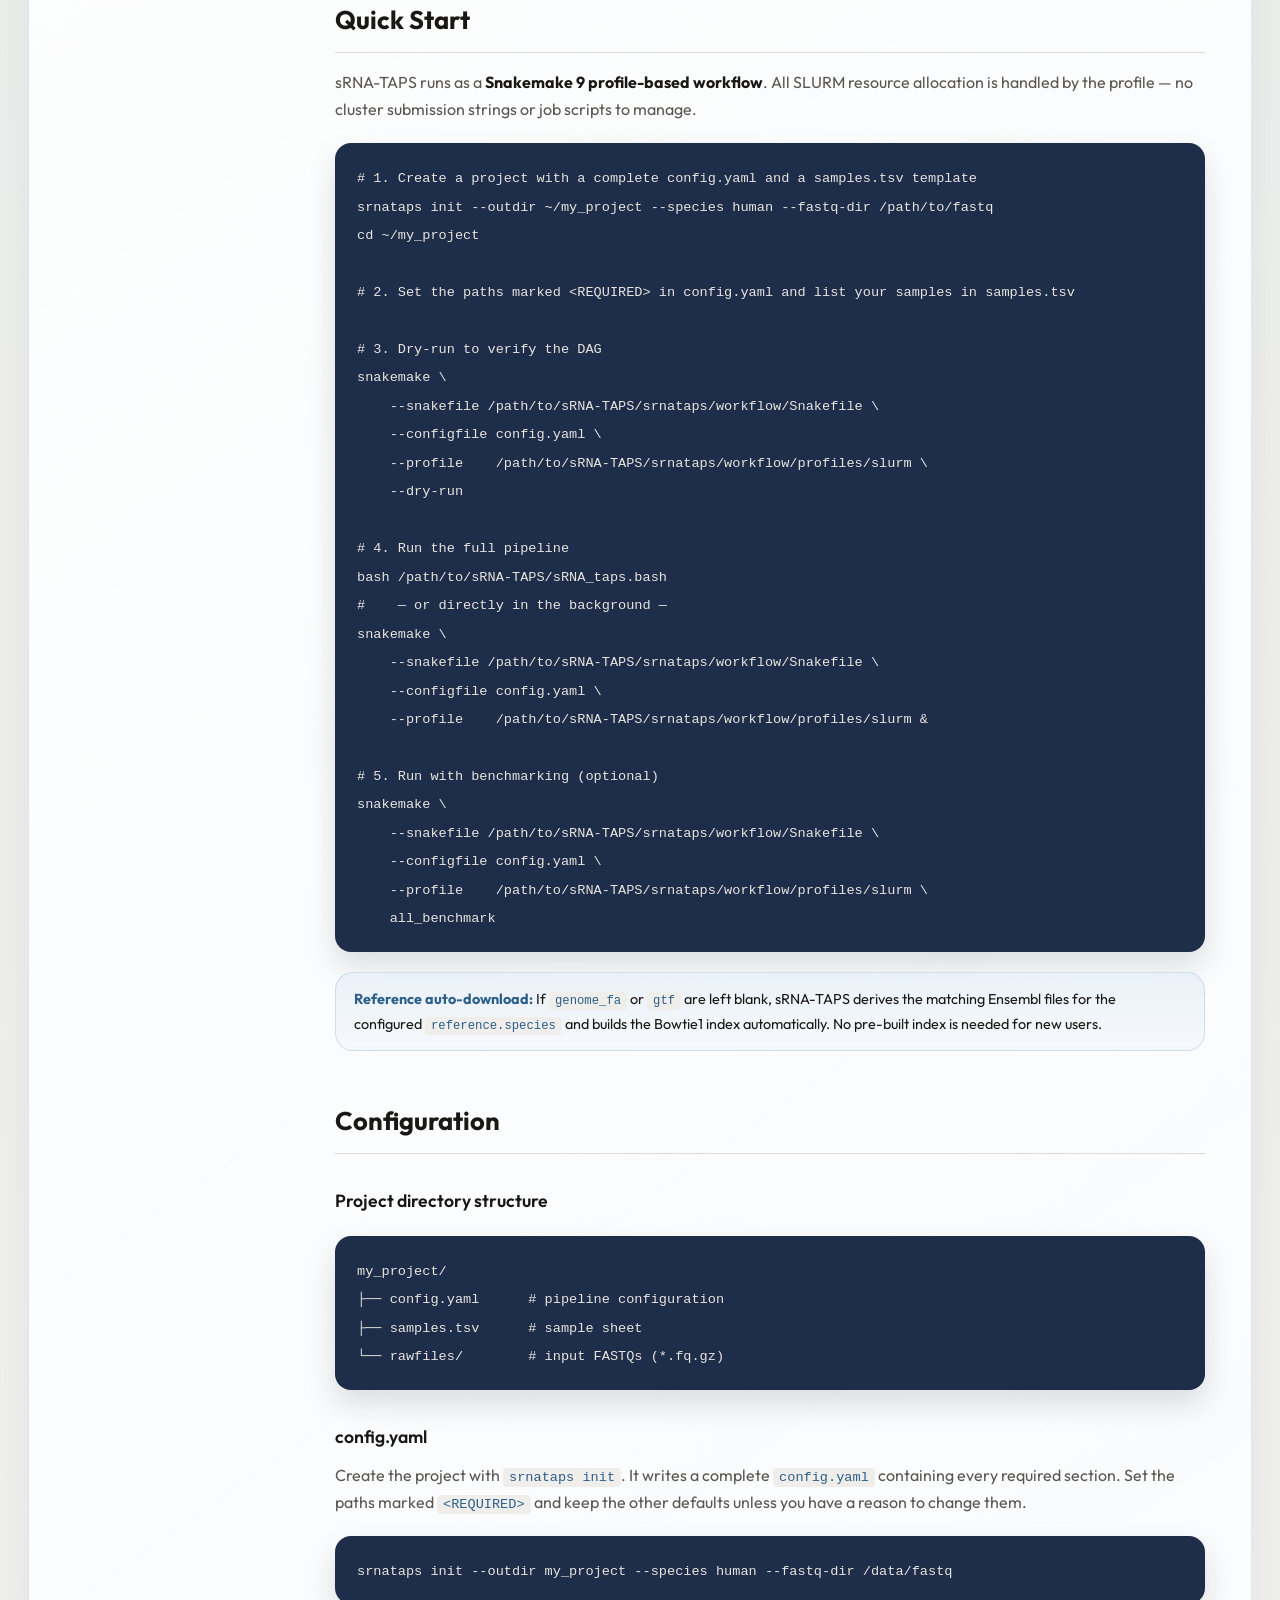
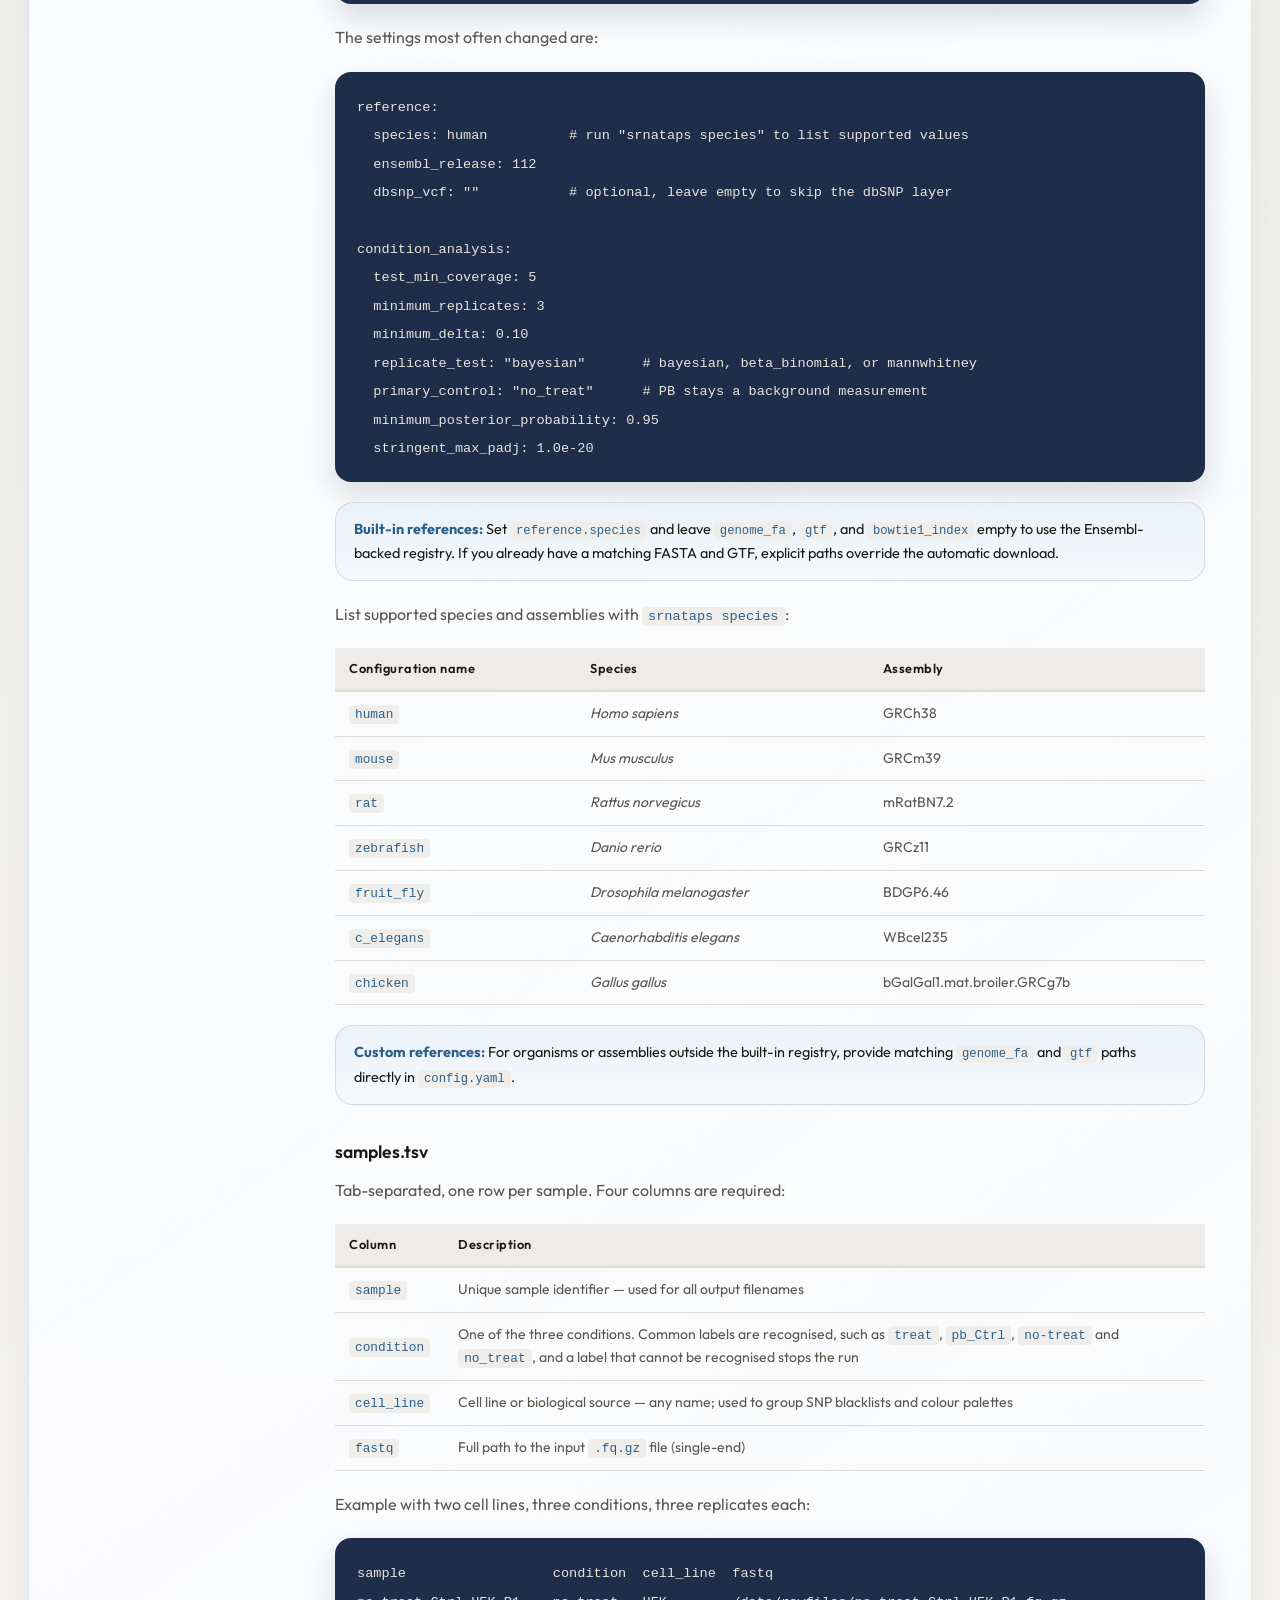
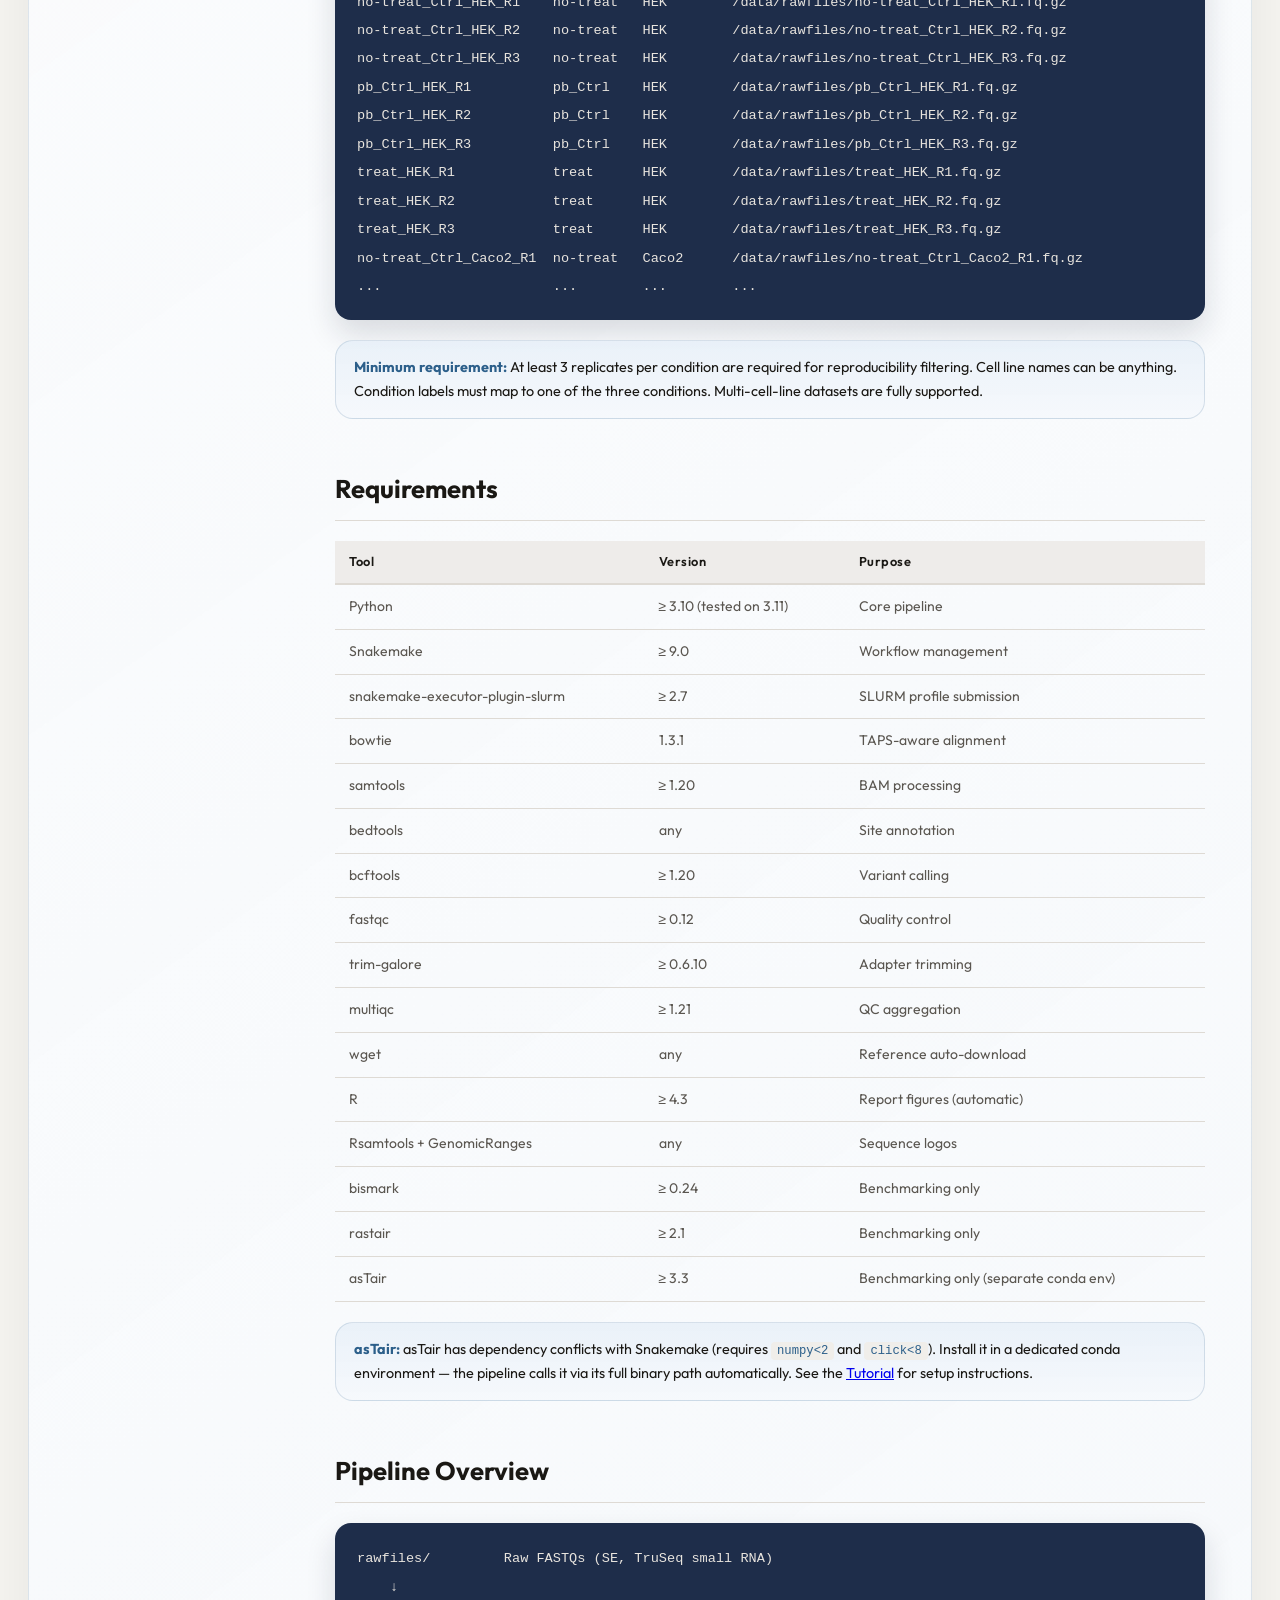
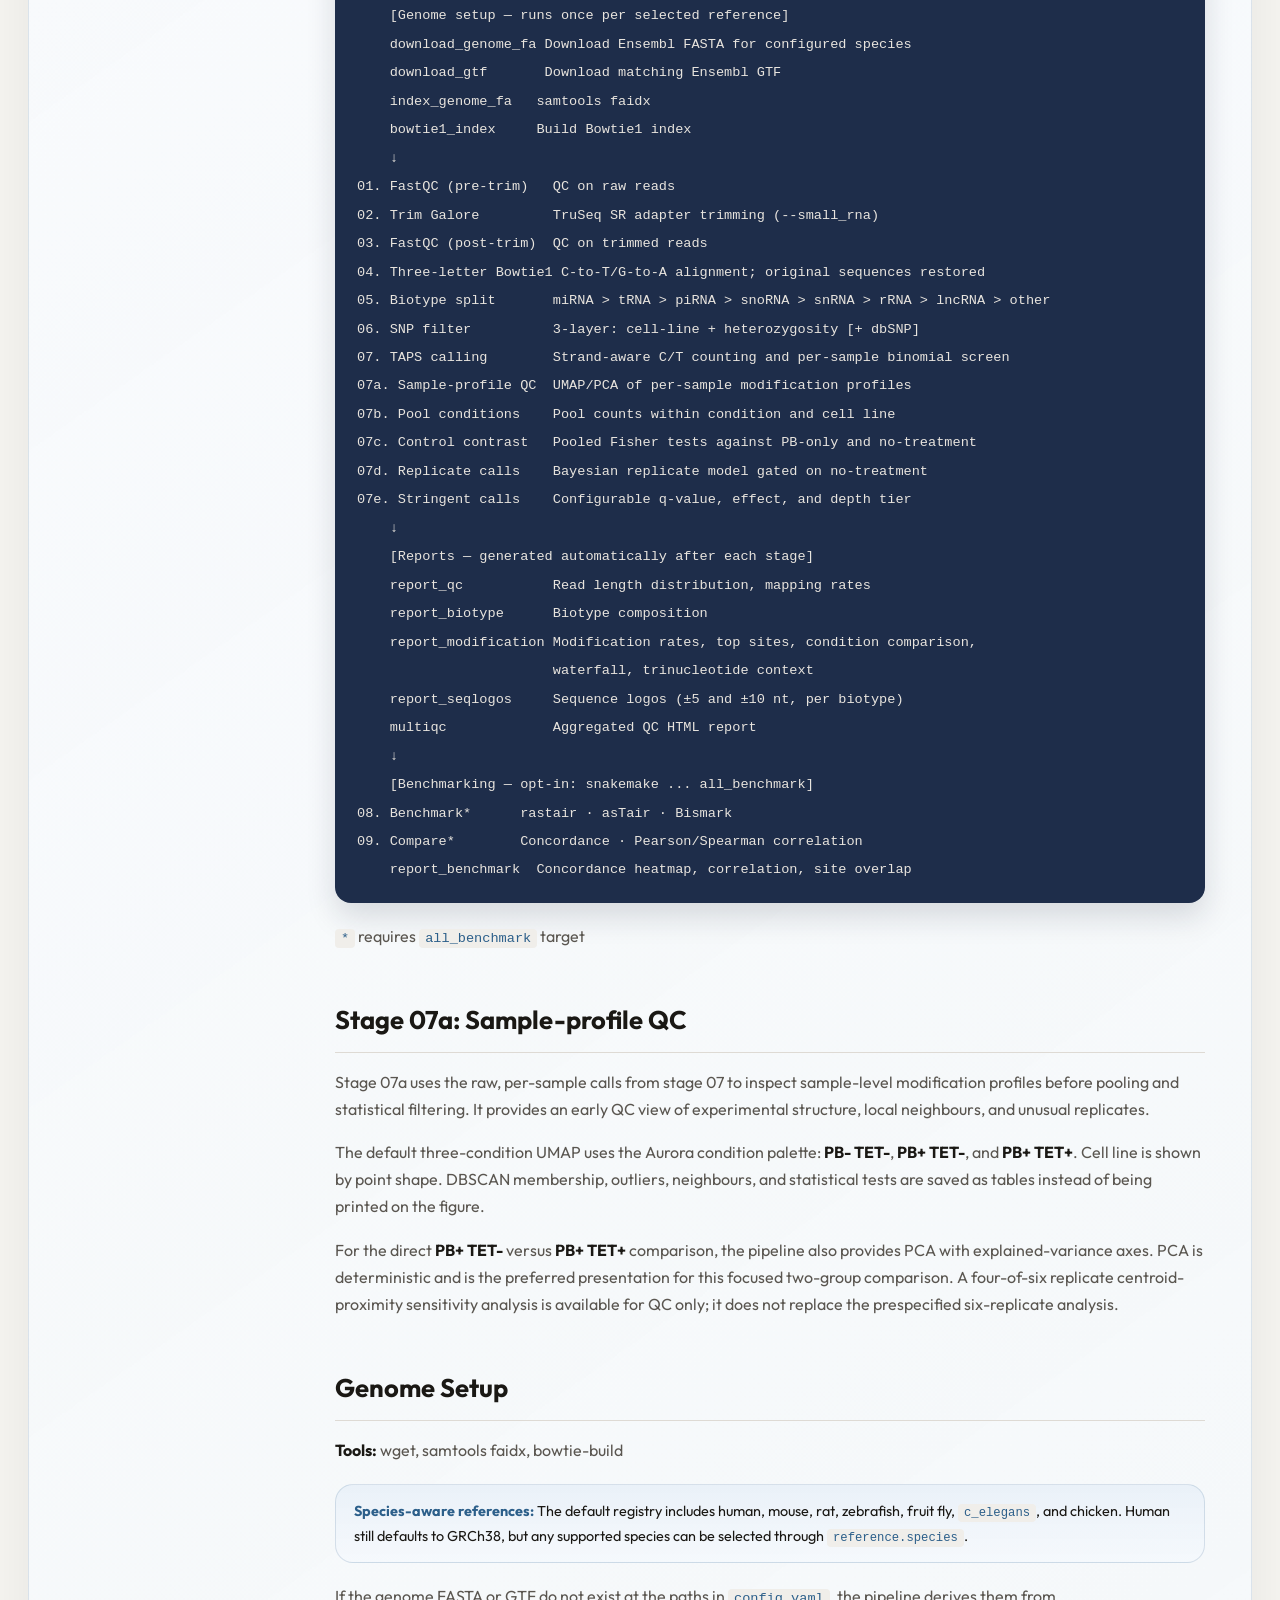
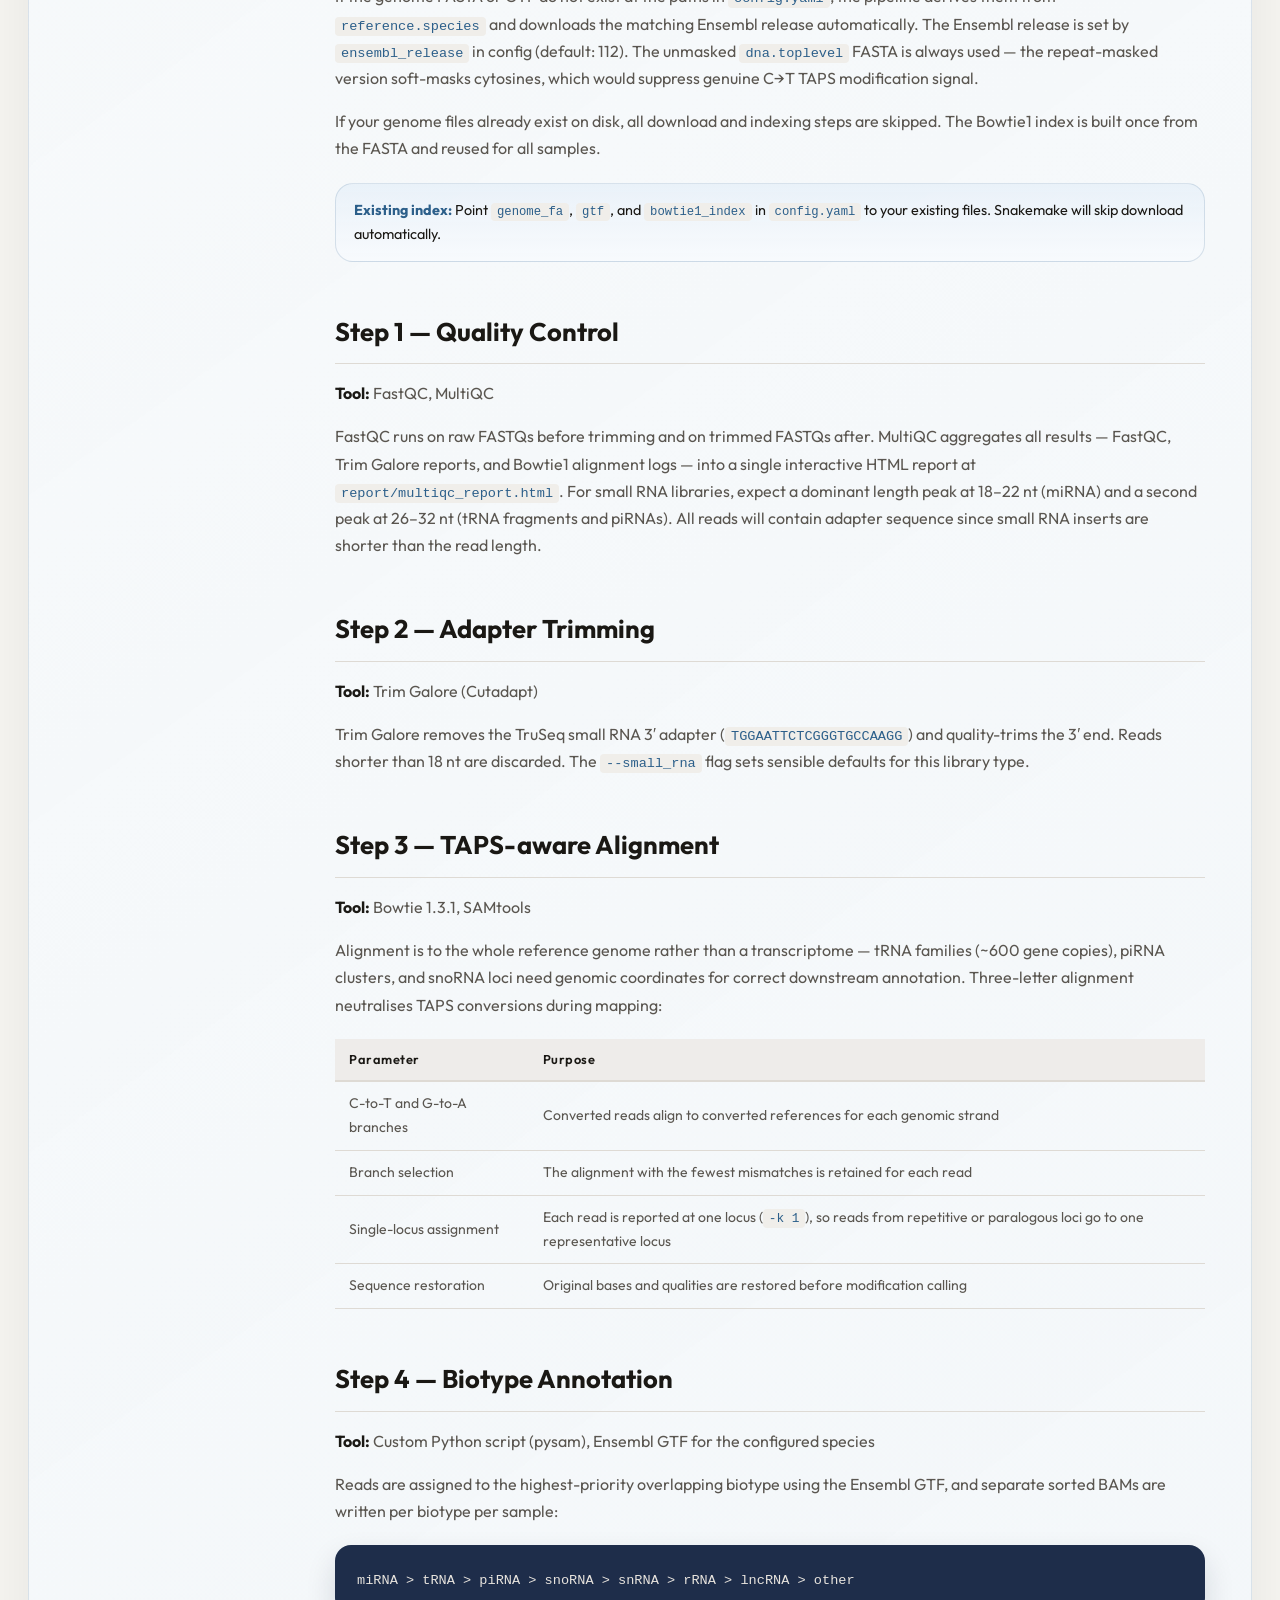
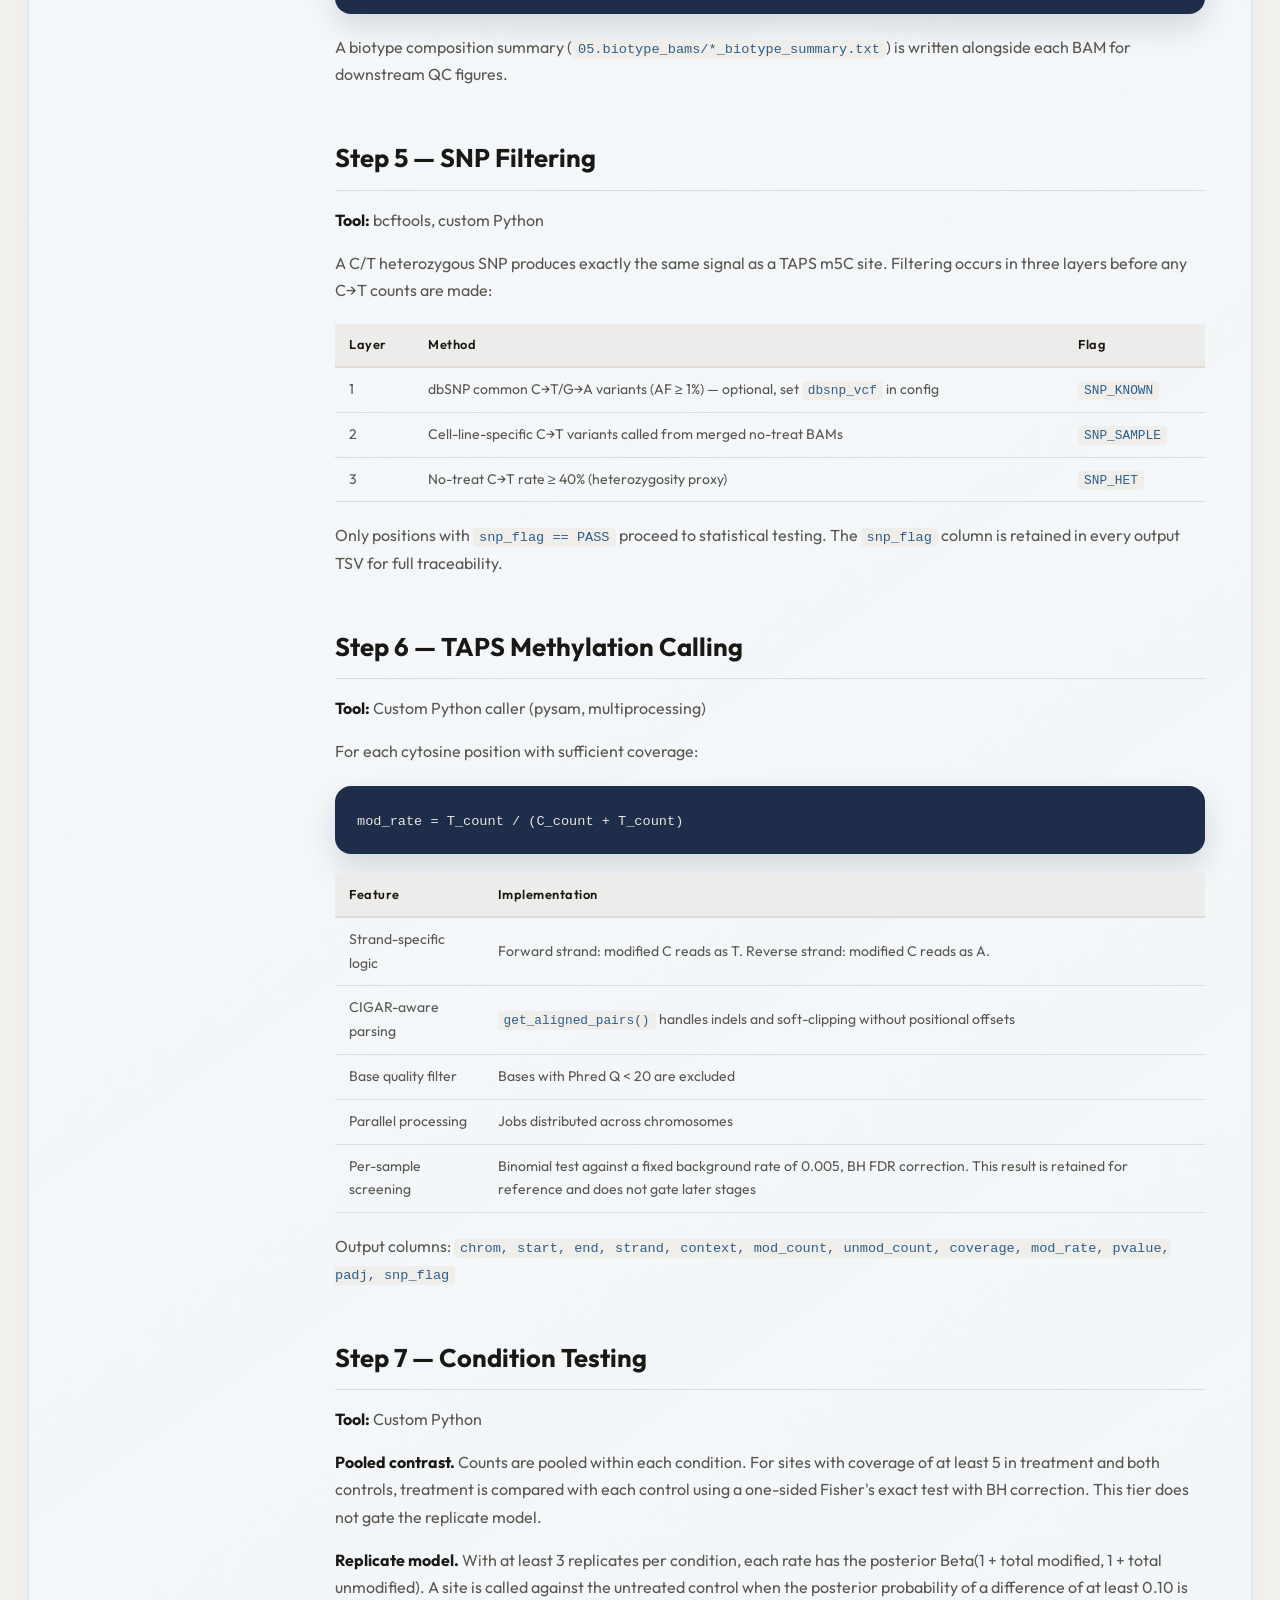
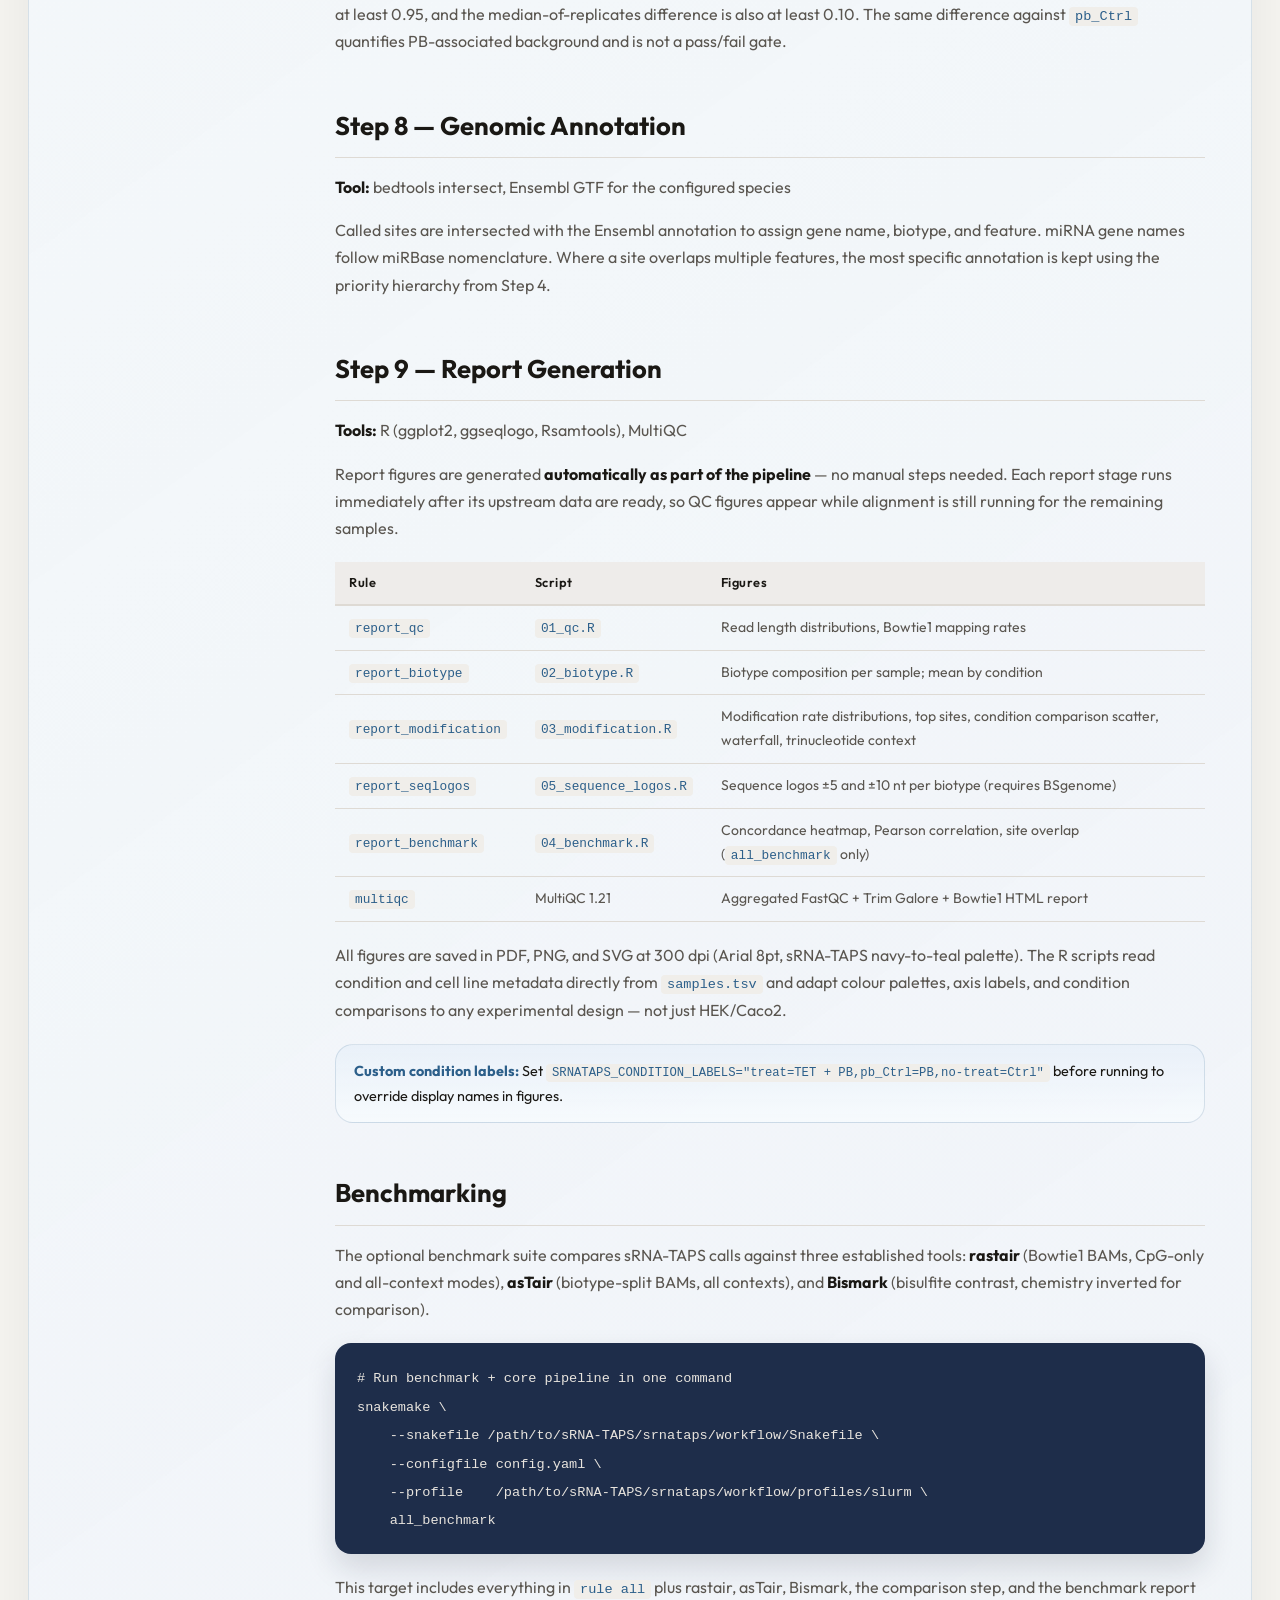
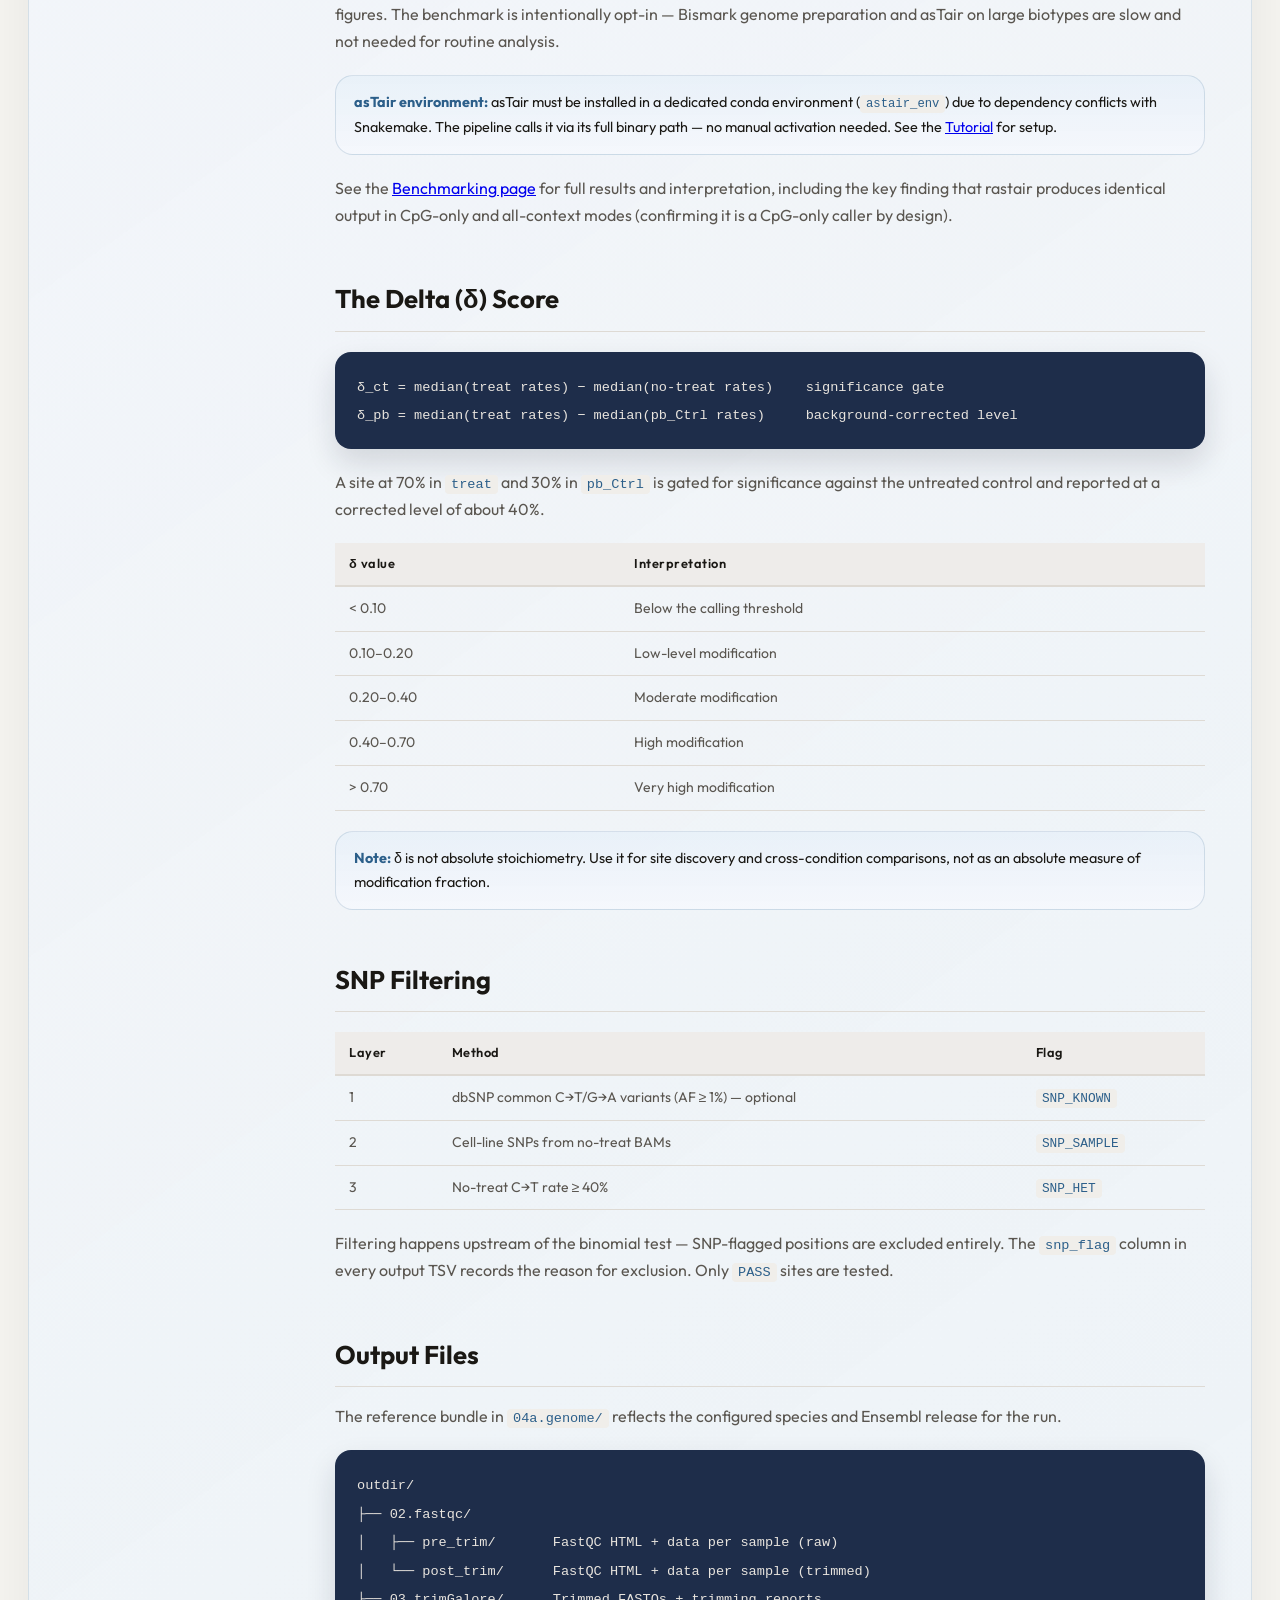
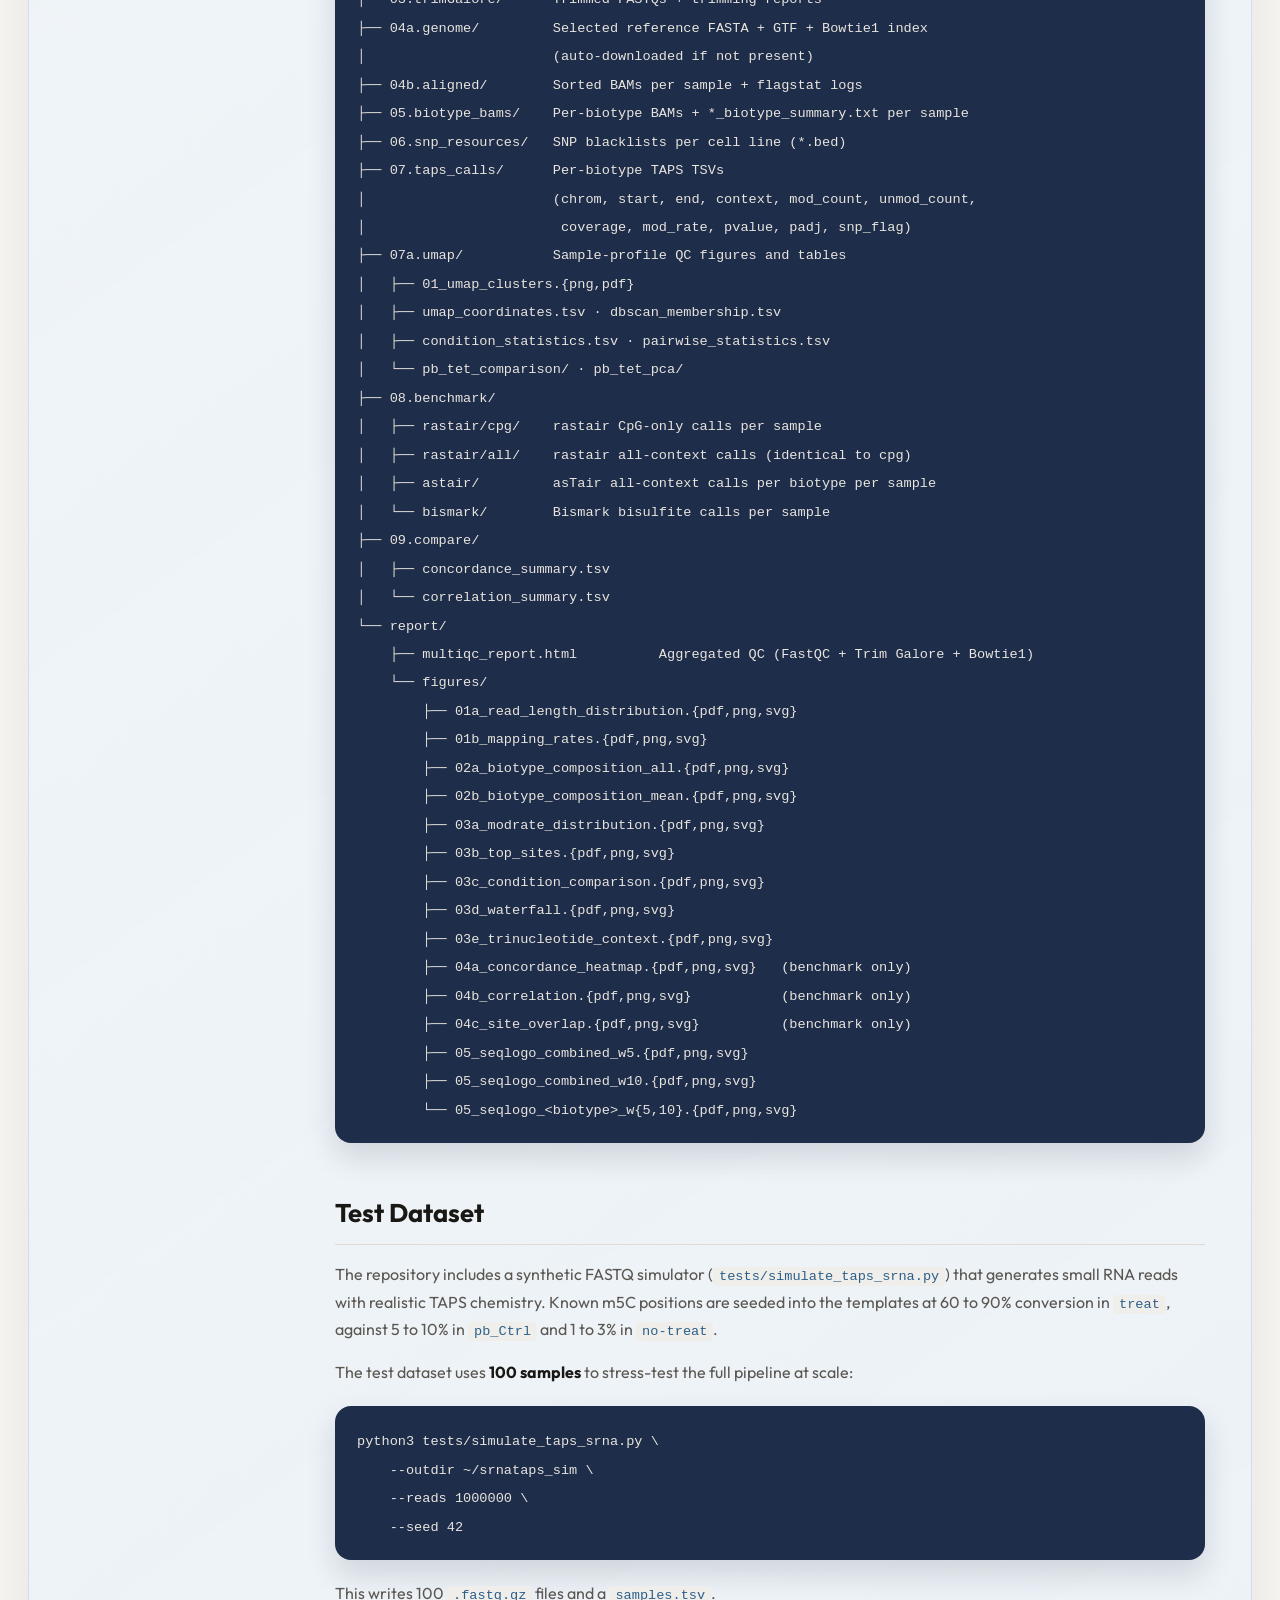
<file: docs/docs.html>
<!DOCTYPE html>
<html lang="en">
<head>
  <meta charset="UTF-8">
  <meta name="viewport" content="width=device-width, initial-scale=1.0">
  <!-- SEO -->
  <meta name="description" content="Full documentation for the sRNA-TAPS pipeline: installation, configuration, pipeline steps, output formats, and test dataset. Snakemake 9 profile-based SLURM workflow for RNA m5C detection.">
  <meta name="keywords" content="sRNA-TAPS, sRNA TAPS, RNA m5C detection, small RNA methylation, TAPS sequencing, epitranscriptomics, RNA epigenetics, m5C small RNA, TET-assisted pyridine borane sequencing, bisulfite-free RNA methylation, Snakemake bioinformatics pipeline, miRNA methylation, tRNA modification, rRNA m5C">
  <meta name="author" content="Bennett Henzeler, Schneider Lab, LMU Munich">
  <link rel="canonical" href="https://henzelerb.github.io/sRNA-TAPS/docs.html">
  <!-- Open Graph -->
  <meta property="og:type" content="website">
  <meta property="og:title" content="Documentation — sRNA-TAPS">
  <meta property="og:description" content="Full documentation for the sRNA-TAPS pipeline: installation, configuration, pipeline steps, output formats, and test dataset. Snakemake 9 profile-based SLURM workflow for RNA m5C detection.">
  <meta property="og:url" content="https://henzelerb.github.io/sRNA-TAPS/docs.html">
  <meta property="og:image" content="https://henzelerb.github.io/sRNA-TAPS/sRNA-taps_logo.svg">
  <meta property="og:site_name" content="sRNA-TAPS">
  <!-- Twitter Card -->
  <meta name="twitter:card" content="summary_large_image">
  <meta name="twitter:title" content="Documentation — sRNA-TAPS">
  <meta name="twitter:description" content="Full documentation for the sRNA-TAPS pipeline: installation, configuration, pipeline steps, output formats, and test dataset. Snakemake 9 profile-based SLURM workflow for RNA m5C detection.">
  <meta name="twitter:image" content="https://henzelerb.github.io/sRNA-TAPS/sRNA-taps_logo.svg">
  <title>Documentation — sRNA-TAPS</title>
  <style>
  @font-face { font-family: 'Outfit'; src: url('fonts/Outfit-Light.woff2') format('woff2'); font-weight: 300; font-display: block; }
  @font-face { font-family: 'Outfit'; src: url('fonts/Outfit-Regular.woff2') format('woff2'); font-weight: 400; font-display: block; }
  @font-face { font-family: 'Outfit'; src: url('fonts/Outfit-Medium.woff2') format('woff2'); font-weight: 500; font-display: block; }
  @font-face { font-family: 'Outfit'; src: url('fonts/Outfit-SemiBold.woff2') format('woff2'); font-weight: 600; font-display: block; }
  @font-face { font-family: 'Outfit'; src: url('fonts/Outfit-Bold.woff2') format('woff2'); font-weight: 700; font-display: block; }
  * { font-family: 'Outfit', sans-serif; }
</style>
  <style>
    :root {
      --bg:#f7f6f2;--bg2:#eeecea;--surface:#ffffff;--border:#dedad4;
      --text:#1a1814;--text2:#5a5650;--text3:#8a8680;
      --accent:#2C5F8A;--accent2:#e8f0f8;--accent3:#2c5f8a;
      --green:#2C5F8A;--code-bg:#f0eeea;--nav-h:72px;
    }
    *,*::before,*::after{box-sizing:border-box;margin:0;padding:0}
    html{scroll-behavior:smooth}
    body{font-family:'DM Sans',sans-serif;background:
      radial-gradient(circle at top, rgba(44,95,138,.08), rgba(44,95,138,0) 28%),
      linear-gradient(180deg, #fbfaf7 0%, var(--bg) 22%, var(--bg) 100%);
      color:var(--text);font-size:16px;line-height:1.7;-webkit-font-smoothing:antialiased}
    nav{position:fixed;top:0;left:0;right:0;z-index:100;height:var(--nav-h);background:rgba(247,246,242,0.92);backdrop-filter:blur(12px);border-bottom:1px solid var(--border);display:flex;align-items:center;padding:0 40px;gap:0}
    .nav-logo{text-decoration:none;margin-right:auto;display:flex;align-items:center;height:100%}
    .nav-logo span.accent{color:var(--accent)}
    .nav-links{display:flex;gap:8px;align-items:center}
    .nav-links a{font-size:1rem;font-weight:500;color:var(--text2);text-decoration:none;padding:8px 16px;border-radius:6px;transition:all .15s}
    .nav-links a:hover,.nav-links a.active{color:var(--text);background:var(--bg2)}
    nav sup, footer sup { line-height: 0; }
    .nav-btn{background:var(--accent)!important;color:#fff!important;border-radius:6px;padding:8px 18px!important}
    .nav-btn:hover{opacity:.88!important;background:var(--accent)!important}

    .page-shell{width:min(1380px,calc(100vw - 24px));max-width:none;margin:calc(var(--nav-h) + 36px) auto 44px;padding:0 16px}
    .layout{display:grid;grid-template-columns:210px minmax(0,1fr);min-height:auto;background:linear-gradient(145deg,rgba(255,255,255,.95),rgba(232,240,248,.74));border:1px solid rgba(44,95,138,.14);border-radius:32px;box-shadow:0 30px 70px rgba(26,24,20,.08);overflow:hidden}
    .sidebar{position:sticky;top:calc(var(--nav-h) + 28px);align-self:start;height:calc(100vh - var(--nav-h) - 56px);overflow-y:auto;background:rgba(255,255,255,.42);backdrop-filter:blur(10px);border-right:1px solid rgba(44,95,138,.12);padding:20px 14px 24px}
    .sidebar-section{margin-bottom:14px;padding:14px;background:rgba(255,255,255,.62);border:1px solid rgba(44,95,138,.1);border-radius:18px}
    .sidebar-label{font-size:.7rem;font-weight:700;letter-spacing:.1em;text-transform:uppercase;color:var(--text3);margin-bottom:8px;padding:0 6px}
    .sidebar-link{display:block;padding:8px 10px;font-size:.875rem;color:var(--text2);text-decoration:none;border-radius:10px;transition:all .15s;margin-bottom:2px}
    .sidebar-link:hover{color:var(--text);background:var(--bg)}
    .sidebar-link.active{color:var(--accent);background:var(--accent2);font-weight:500}

    .content{padding:32px 36px 40px;max-width:none}
    .content-hero{position:relative;overflow:hidden;background:linear-gradient(145deg,rgba(255,255,255,.9),rgba(232,240,248,.68));border:1px solid rgba(44,95,138,.12);border-radius:28px;padding:32px 32px 28px;margin-bottom:34px;box-shadow:0 18px 44px rgba(26,24,20,.06)}
    .content-hero::before{content:"";position:absolute;right:-70px;bottom:-100px;width:260px;height:260px;border-radius:50%;background:radial-gradient(circle,rgba(44,95,138,.14),rgba(44,95,138,0) 72%)}
    .content-hero > *{position:relative;z-index:1}
    .content-badge{display:inline-flex;align-items:center;gap:8px;background:rgba(44,95,138,.1);border:1px solid rgba(44,95,138,.14);color:#1a3d5c;border-radius:999px;padding:7px 14px;font-size:.78rem;font-weight:600;letter-spacing:.08em;text-transform:uppercase;margin-bottom:16px}
    h1{font-family:'Outfit',sans-serif;font-size:2.6rem;margin-bottom:12px;line-height:1.08;letter-spacing:-.03em}
    h2{font-family:'Outfit',sans-serif;font-size:1.6rem;margin-top:48px;margin-bottom:16px;padding-bottom:10px;border-bottom:1px solid var(--border)}
    h3{font-size:1.1rem;font-weight:600;margin-top:32px;margin-bottom:10px}
    h4{font-size:.95rem;font-weight:600;margin-top:24px;margin-bottom:8px;color:var(--text2)}
    p{margin-bottom:16px;color:var(--text2)}
    p strong{color:var(--text)}
    .lead{font-size:1.05rem;color:var(--text2);margin-bottom:24px;line-height:1.75;max-width:none}
    .summary-grid{display:grid;grid-template-columns:repeat(3,minmax(0,1fr));gap:16px}
    .summary-card{background:rgba(255,255,255,.76);border:1px solid rgba(44,95,138,.12);border-radius:18px;padding:18px 18px 16px;backdrop-filter:blur(8px)}
    .summary-card strong{display:block;font-size:1rem;color:var(--text);margin-bottom:6px}
    .summary-card p{margin:0;font-size:.9rem;line-height:1.62}
    code{font-family:'DM Mono',monospace;font-size:.85em;background:var(--code-bg);padding:2px 6px;border-radius:4px;color:var(--accent)}
    pre{background:#1e2d4a;border-radius:16px;padding:20px 22px;overflow-x:auto;margin:20px 0;box-shadow:0 14px 30px rgba(18,30,52,.14)}
    pre code{background:none;color:#e8e4de;font-size:.85rem;line-height:1.8;padding:0}
    table{width:100%;border-collapse:collapse;margin:20px 0;font-size:.875rem}
    th{text-align:left;padding:10px 14px;background:var(--bg2);border-bottom:2px solid var(--border);font-weight:600;font-size:.8rem;letter-spacing:.04em}
    td{padding:10px 14px;border-bottom:1px solid var(--border);color:var(--text2)}
    td code{font-size:.8rem}
    .note{background:linear-gradient(180deg,rgba(232,240,248,.92),rgba(245,248,252,.9));border:1px solid rgba(44,95,138,.16);border-radius:18px;padding:14px 18px;margin:20px 0;font-size:.9rem}
    .note strong{color:var(--accent)}
    .tip{background:linear-gradient(180deg,rgba(232,240,248,.9),rgba(247,250,253,.92));border:1px solid rgba(44,95,138,.16);border-radius:18px;padding:14px 18px;margin:20px 0;font-size:.9rem}
    .tip strong{color:#2C5F8A}
    ul,ol{margin:0 0 16px 20px;color:var(--text2)}
    li{margin-bottom:6px;font-size:.925rem}
    footer{margin-top:20px}
    @media(max-width:900px){.page-shell{width:auto;padding:0 20px}.layout{grid-template-columns:1fr}.sidebar{display:none}.content{padding:24px 20px 28px}.summary-grid{grid-template-columns:1fr}}
  </style>
  <link rel="stylesheet" href="responsive.css">
  <link rel="stylesheet" href="tapsy.css">
</head>
<body>
<nav>
  <a class="nav-logo" href="https://henzelerb.github.io/sRNA-TAPS/"><img src="sRNA-taps_logo_centre.svg" alt="sRNA-TAPS" style="height:52px;width:auto;display:block;"></a>
  <div class="nav-links">
    <a href="m5c-atlas.html">m<sup>5</sup>C Atlas</a>
    <a href="docs.html" class="active">Docs</a>
    <a href="tutorial.html">Tutorial</a>
    <a href="benchmarking.html">Benchmarking</a>
    <a href="about.html">About</a>
    <a href="https://github.com/HenzelerB/sRNA-TAPS" target="_blank">GitHub</a>
    <a href="contact.html">Contact</a>
    <a href="docs.html#installation" class="nav-btn">Install</a>
  </div>
</nav>

<div class="page-shell">
<div class="layout">
  <aside class="sidebar">
    <div class="sidebar-section">
      <div class="sidebar-label">Getting Started</div>
      <a href="#installation" class="sidebar-link active">Installation</a>
      <a href="#quickstart" class="sidebar-link">Quick Start</a>
      <a href="#config" class="sidebar-link">Configuration</a>
      <a href="#requirements" class="sidebar-link">Requirements</a>
    </div>
    <div class="sidebar-section">
      <div class="sidebar-label">Pipeline</div>
      <a href="#overview" class="sidebar-link">Overview</a>
      <a href="#genome" class="sidebar-link">Genome Setup</a>
      <a href="#step1" class="sidebar-link">Step 1 — QC</a>
      <a href="#step2" class="sidebar-link">Step 2 — Trimming</a>
      <a href="#step3" class="sidebar-link">Step 3 — Alignment</a>
      <a href="#step4" class="sidebar-link">Step 4 — Biotype split</a>
      <a href="#step5" class="sidebar-link">Step 5 — SNP filter</a>
      <a href="#step6" class="sidebar-link">Step 6 — Calling</a>
      <a href="#umap-qc" class="sidebar-link">Stage 07a — Profile QC</a>
      <a href="#step7" class="sidebar-link">Step 7 — Background</a>
      <a href="#step8" class="sidebar-link">Step 8 — Annotation</a>
      <a href="#step9" class="sidebar-link">Step 9 — Reports</a>
    </div>
    <div class="sidebar-section">
      <div class="sidebar-label">Benchmarking</div>
      <a href="#benchmark" class="sidebar-link">Running benchmarks</a>
    </div>
    <div class="sidebar-section">
      <div class="sidebar-label">Reference</div>
      <a href="#delta" class="sidebar-link">Delta (δ) Score</a>
      <a href="#snp" class="sidebar-link">SNP Filtering</a>
      <a href="#output" class="sidebar-link">Output Files</a>
    </div>
    <div class="sidebar-section">
      <div class="sidebar-label">Test Dataset</div>
      <a href="#testdata" class="sidebar-link">Generate FASTQs</a>
      <a href="#expected" class="sidebar-link">Expected Results</a>
    </div>
  </aside>

  <main class="content">
    <div class="content-hero">
      <div class="content-badge">Reference</div>
      <h1>Documentation</h1>
      <p class="lead">Complete reference for the sRNA-TAPS pipeline &mdash; installation, configuration, pipeline steps, benchmarking hooks, and output formats.</p>
      <div class="summary-grid">
        <div class="summary-card">
          <strong>Installation and setup</strong>
          <p>Start with conda, pip, or source installation, then move directly into project configuration and quick-start execution.</p>
        </div>
        <div class="summary-card">
          <strong>Pipeline internals</strong>
          <p>Each stage is documented in order, from genome setup and alignment through calling, background correction, and reporting.</p>
        </div>
        <div class="summary-card">
          <strong>Outputs and validation</strong>
          <p>Expected files, delta-score logic, SNP filtering, and test-dataset checkpoints stay close for practical troubleshooting.</p>
        </div>
      </div>
    </div>

    <!-- ── INSTALLATION ─────────────────────────────────────────────────── -->
    <h2 id="installation">Installation</h2>

    <h3>From source</h3>
    <pre><code>git clone https://github.com/HenzelerB/sRNA-TAPS
cd sRNA-TAPS
git checkout v0.1.0
python -m pip install -e .</code></pre>

    <h3>From PyPI</h3>
    <pre><code>python -m pip install sRNA-TAPS</code></pre>
    <p>The PyPI package <code>0.1.0.post1</code> is the same code as the <code>v0.1.0</code> tag. Its version number differs because PyPI does not allow a file name to be reused. Pipeline tools such as Bowtie and samtools are installed separately, for example with the full environment below.</p>

    <h3>Full environment</h3>
    <pre><code>conda env create -f environment.yaml
conda activate sRNA-TAPS</code></pre>

    <h3>R packages</h3>
    <p>Required for report figure generation. Figures are produced automatically by the pipeline — install R packages once before the first run.</p>
    <pre><code>Rscript install_R_packages.R</code></pre>

    <!-- ── QUICK START ──────────────────────────────────────────────────── -->
    <h2 id="quickstart">Quick Start</h2>
    <p>sRNA-TAPS runs as a <strong>Snakemake 9 profile-based workflow</strong>. All SLURM resource allocation is handled by the profile — no cluster submission strings or job scripts to manage.</p>

    <pre><code># 1. Create a project with a complete config.yaml and a samples.tsv template
srnataps init --outdir ~/my_project --species human --fastq-dir /path/to/fastq
cd ~/my_project

# 2. Set the paths marked &lt;REQUIRED&gt; in config.yaml and list your samples in samples.tsv

# 3. Dry-run to verify the DAG
snakemake \
    --snakefile /path/to/sRNA-TAPS/srnataps/workflow/Snakefile \
    --configfile config.yaml \
    --profile    /path/to/sRNA-TAPS/srnataps/workflow/profiles/slurm \
    --dry-run

# 4. Run the full pipeline
bash /path/to/sRNA-TAPS/sRNA_taps.bash
#    — or directly in the background —
snakemake \
    --snakefile /path/to/sRNA-TAPS/srnataps/workflow/Snakefile \
    --configfile config.yaml \
    --profile    /path/to/sRNA-TAPS/srnataps/workflow/profiles/slurm &

# 5. Run with benchmarking (optional)
snakemake \
    --snakefile /path/to/sRNA-TAPS/srnataps/workflow/Snakefile \
    --configfile config.yaml \
    --profile    /path/to/sRNA-TAPS/srnataps/workflow/profiles/slurm \
    all_benchmark</code></pre>

    <div class="note"><strong>Reference auto-download:</strong> If <code>genome_fa</code> or <code>gtf</code> are left blank, sRNA-TAPS derives the matching Ensembl files for the configured <code>reference.species</code> and builds the Bowtie1 index automatically. No pre-built index is needed for new users.</div>

    <!-- ── CONFIGURATION ───────────────────────────────────────────────── -->
    <h2 id="config">Configuration</h2>

    <h3>Project directory structure</h3>
    <pre><code>my_project/
├── config.yaml      # pipeline configuration
├── samples.tsv      # sample sheet
└── rawfiles/        # input FASTQs (*.fq.gz)</code></pre>

    <h3>config.yaml</h3>
    <p>Create the project with <code>srnataps init</code>. It writes a complete <code>config.yaml</code> containing every required section. Set the paths marked <code>&lt;REQUIRED&gt;</code> and keep the other defaults unless you have a reason to change them.</p>
    <pre><code>srnataps init --outdir my_project --species human --fastq-dir /data/fastq</code></pre>
    <p>The settings most often changed are:</p>
    <pre><code>reference:
  species: human          # run "srnataps species" to list supported values
  ensembl_release: 112
  dbsnp_vcf: ""           # optional, leave empty to skip the dbSNP layer

condition_analysis:
  test_min_coverage: 5
  minimum_replicates: 3
  minimum_delta: 0.10
  replicate_test: "bayesian"       # bayesian, beta_binomial, or mannwhitney
  primary_control: "no_treat"      # PB stays a background measurement
  minimum_posterior_probability: 0.95
  stringent_max_padj: 1.0e-20</code></pre>

    <div class="note"><strong>Built-in references:</strong> Set <code>reference.species</code> and leave <code>genome_fa</code>, <code>gtf</code>, and <code>bowtie1_index</code> empty to use the Ensembl-backed registry. If you already have a matching FASTA and GTF, explicit paths override the automatic download.</div>
    <p>List supported species and assemblies with <code>srnataps species</code>:</p>
    <table>
      <tr><th>Configuration name</th><th>Species</th><th>Assembly</th></tr>
      <tr><td><code>human</code></td><td><em>Homo sapiens</em></td><td>GRCh38</td></tr>
      <tr><td><code>mouse</code></td><td><em>Mus musculus</em></td><td>GRCm39</td></tr>
      <tr><td><code>rat</code></td><td><em>Rattus norvegicus</em></td><td>mRatBN7.2</td></tr>
      <tr><td><code>zebrafish</code></td><td><em>Danio rerio</em></td><td>GRCz11</td></tr>
      <tr><td><code>fruit_fly</code></td><td><em>Drosophila melanogaster</em></td><td>BDGP6.46</td></tr>
      <tr><td><code>c_elegans</code></td><td><em>Caenorhabditis elegans</em></td><td>WBcel235</td></tr>
      <tr><td><code>chicken</code></td><td><em>Gallus gallus</em></td><td>bGalGal1.mat.broiler.GRCg7b</td></tr>
    </table>
    <div class="tip"><strong>Custom references:</strong> For organisms or assemblies outside the built-in registry, provide matching <code>genome_fa</code> and <code>gtf</code> paths directly in <code>config.yaml</code>.</div>

    <h3>samples.tsv</h3>
    <p>Tab-separated, one row per sample. Four columns are required:</p>
    <table>
      <tr><th>Column</th><th>Description</th></tr>
      <tr><td><code>sample</code></td><td>Unique sample identifier — used for all output filenames</td></tr>
      <tr><td><code>condition</code></td><td>One of the three conditions. Common labels are recognised, such as <code>treat</code>, <code>pb_Ctrl</code>, <code>no-treat</code> and <code>no_treat</code>, and a label that cannot be recognised stops the run</td></tr>
      <tr><td><code>cell_line</code></td><td>Cell line or biological source — any name; used to group SNP blacklists and colour palettes</td></tr>
      <tr><td><code>fastq</code></td><td>Full path to the input <code>.fq.gz</code> file (single-end)</td></tr>
    </table>
    <p>Example with two cell lines, three conditions, three replicates each:</p>
    <pre><code>sample                  condition  cell_line  fastq
no-treat_Ctrl_HEK_R1    no-treat   HEK        /data/rawfiles/no-treat_Ctrl_HEK_R1.fq.gz
no-treat_Ctrl_HEK_R2    no-treat   HEK        /data/rawfiles/no-treat_Ctrl_HEK_R2.fq.gz
no-treat_Ctrl_HEK_R3    no-treat   HEK        /data/rawfiles/no-treat_Ctrl_HEK_R3.fq.gz
pb_Ctrl_HEK_R1          pb_Ctrl    HEK        /data/rawfiles/pb_Ctrl_HEK_R1.fq.gz
pb_Ctrl_HEK_R2          pb_Ctrl    HEK        /data/rawfiles/pb_Ctrl_HEK_R2.fq.gz
pb_Ctrl_HEK_R3          pb_Ctrl    HEK        /data/rawfiles/pb_Ctrl_HEK_R3.fq.gz
treat_HEK_R1            treat      HEK        /data/rawfiles/treat_HEK_R1.fq.gz
treat_HEK_R2            treat      HEK        /data/rawfiles/treat_HEK_R2.fq.gz
treat_HEK_R3            treat      HEK        /data/rawfiles/treat_HEK_R3.fq.gz
no-treat_Ctrl_Caco2_R1  no-treat   Caco2      /data/rawfiles/no-treat_Ctrl_Caco2_R1.fq.gz
...                     ...        ...        ...</code></pre>
    <div class="note"><strong>Minimum requirement:</strong> At least 3 replicates per condition are required for reproducibility filtering. Cell line names can be anything. Condition labels must map to one of the three conditions. Multi-cell-line datasets are fully supported.</div>

    <!-- ── REQUIREMENTS ────────────────────────────────────────────────── -->
    <h2 id="requirements">Requirements</h2>
    <table>
      <tr><th>Tool</th><th>Version</th><th>Purpose</th></tr>
      <tr><td>Python</td><td>≥ 3.10 (tested on 3.11)</td><td>Core pipeline</td></tr>
      <tr><td>Snakemake</td><td>≥ 9.0</td><td>Workflow management</td></tr>
      <tr><td>snakemake-executor-plugin-slurm</td><td>≥ 2.7</td><td>SLURM profile submission</td></tr>
      <tr><td>bowtie</td><td>1.3.1</td><td>TAPS-aware alignment</td></tr>
      <tr><td>samtools</td><td>≥ 1.20</td><td>BAM processing</td></tr>
      <tr><td>bedtools</td><td>any</td><td>Site annotation</td></tr>
      <tr><td>bcftools</td><td>≥ 1.20</td><td>Variant calling</td></tr>
      <tr><td>fastqc</td><td>≥ 0.12</td><td>Quality control</td></tr>
      <tr><td>trim-galore</td><td>≥ 0.6.10</td><td>Adapter trimming</td></tr>
      <tr><td>multiqc</td><td>≥ 1.21</td><td>QC aggregation</td></tr>
      <tr><td>wget</td><td>any</td><td>Reference auto-download</td></tr>
      <tr><td>R</td><td>≥ 4.3</td><td>Report figures (automatic)</td></tr>
      <tr><td>Rsamtools + GenomicRanges</td><td>any</td><td>Sequence logos</td></tr>
      <tr><td>bismark</td><td>≥ 0.24</td><td>Benchmarking only</td></tr>
      <tr><td>rastair</td><td>≥ 2.1</td><td>Benchmarking only</td></tr>
      <tr><td>asTair</td><td>≥ 3.3</td><td>Benchmarking only (separate conda env)</td></tr>
    </table>
    <div class="note"><strong>asTair:</strong> asTair has dependency conflicts with Snakemake (requires <code>numpy&lt;2</code> and <code>click&lt;8</code>). Install it in a dedicated conda environment — the pipeline calls it via its full binary path automatically. See the <a href="tutorial.html">Tutorial</a> for setup instructions.</div>

    <!-- ── PIPELINE OVERVIEW ───────────────────────────────────────────── -->
    <h2 id="overview">Pipeline Overview</h2>
    <pre><code>rawfiles/         Raw FASTQs (SE, TruSeq small RNA)
    ↓
    [Genome setup — runs once per selected reference]
    download_genome_fa Download Ensembl FASTA for configured species
    download_gtf       Download matching Ensembl GTF
    index_genome_fa   samtools faidx
    bowtie1_index     Build Bowtie1 index
    ↓
01. FastQC (pre-trim)   QC on raw reads
02. Trim Galore         TruSeq SR adapter trimming (--small_rna)
03. FastQC (post-trim)  QC on trimmed reads
04. Three-letter Bowtie1 C-to-T/G-to-A alignment; original sequences restored
05. Biotype split       miRNA > tRNA > piRNA > snoRNA > snRNA > rRNA > lncRNA > other
06. SNP filter          3-layer: cell-line + heterozygosity [+ dbSNP]
07. TAPS calling        Strand-aware C/T counting and per-sample binomial screen
07a. Sample-profile QC  UMAP/PCA of per-sample modification profiles
07b. Pool conditions    Pool counts within condition and cell line
07c. Control contrast   Pooled Fisher tests against PB-only and no-treatment
07d. Replicate calls    Bayesian replicate model gated on no-treatment
07e. Stringent calls    Configurable q-value, effect, and depth tier
    ↓
    [Reports — generated automatically after each stage]
    report_qc           Read length distribution, mapping rates
    report_biotype      Biotype composition
    report_modification Modification rates, top sites, condition comparison,
                        waterfall, trinucleotide context
    report_seqlogos     Sequence logos (±5 and ±10 nt, per biotype)
    multiqc             Aggregated QC HTML report
    ↓
    [Benchmarking — opt-in: snakemake ... all_benchmark]
08. Benchmark*      rastair · asTair · Bismark
09. Compare*        Concordance · Pearson/Spearman correlation
    report_benchmark  Concordance heatmap, correlation, site overlap</code></pre>
    <p><code>*</code> requires <code>all_benchmark</code> target</p>

    <h2 id="umap-qc">Stage 07a: Sample-profile QC</h2>
    <p>Stage 07a uses the raw, per-sample calls from stage 07 to inspect sample-level modification profiles before pooling and statistical filtering. It provides an early QC view of experimental structure, local neighbours, and unusual replicates.</p>
    <p>The default three-condition UMAP uses the Aurora condition palette: <strong>PB- TET-</strong>, <strong>PB+ TET-</strong>, and <strong>PB+ TET+</strong>. Cell line is shown by point shape. DBSCAN membership, outliers, neighbours, and statistical tests are saved as tables instead of being printed on the figure.</p>
    <p>For the direct <strong>PB+ TET-</strong> versus <strong>PB+ TET+</strong> comparison, the pipeline also provides PCA with explained-variance axes. PCA is deterministic and is the preferred presentation for this focused two-group comparison. A four-of-six replicate centroid-proximity sensitivity analysis is available for QC only; it does not replace the prespecified six-replicate analysis.</p>

    <!-- ── GENOME SETUP ────────────────────────────────────────────────── -->
    <h2 id="genome">Genome Setup</h2>
    <p><strong>Tools:</strong> wget, samtools faidx, bowtie-build</p>
    <div class="note"><strong>Species-aware references:</strong> The default registry includes human, mouse, rat, zebrafish, fruit fly, <code>c_elegans</code>, and chicken. Human still defaults to GRCh38, but any supported species can be selected through <code>reference.species</code>.</div>
    <p>If the genome FASTA or GTF do not exist at the paths in <code>config.yaml</code>, the pipeline derives them from <code>reference.species</code> and downloads the matching Ensembl release automatically. The Ensembl release is set by <code>ensembl_release</code> in config (default: 112). The unmasked <code>dna.toplevel</code> FASTA is always used — the repeat-masked version soft-masks cytosines, which would suppress genuine C→T TAPS modification signal.</p>
    <p>If your genome files already exist on disk, all download and indexing steps are skipped. The Bowtie1 index is built once from the FASTA and reused for all samples.</p>
    <div class="tip"><strong>Existing index:</strong> Point <code>genome_fa</code>, <code>gtf</code>, and <code>bowtie1_index</code> in <code>config.yaml</code> to your existing files. Snakemake will skip download automatically.</div>

    <!-- ── STEP 1 ───────────────────────────────────────────────────────── -->
    <h2 id="step1">Step 1 — Quality Control</h2>
    <p><strong>Tool:</strong> FastQC, MultiQC</p>
    <p>FastQC runs on raw FASTQs before trimming and on trimmed FASTQs after. MultiQC aggregates all results — FastQC, Trim Galore reports, and Bowtie1 alignment logs — into a single interactive HTML report at <code>report/multiqc_report.html</code>. For small RNA libraries, expect a dominant length peak at 18–22 nt (miRNA) and a second peak at 26–32 nt (tRNA fragments and piRNAs). All reads will contain adapter sequence since small RNA inserts are shorter than the read length.</p>

    <!-- ── STEP 2 ───────────────────────────────────────────────────────── -->
    <h2 id="step2">Step 2 — Adapter Trimming</h2>
    <p><strong>Tool:</strong> Trim Galore (Cutadapt)</p>
    <p>Trim Galore removes the TruSeq small RNA 3′ adapter (<code>TGGAATTCTCGGGTGCCAAGG</code>) and quality-trims the 3′ end. Reads shorter than 18 nt are discarded. The <code>--small_rna</code> flag sets sensible defaults for this library type.</p>

    <!-- ── STEP 3 ───────────────────────────────────────────────────────── -->
    <h2 id="step3">Step 3 — TAPS-aware Alignment</h2>
    <p><strong>Tool:</strong> Bowtie 1.3.1, SAMtools</p>
    <p>Alignment is to the whole reference genome rather than a transcriptome — tRNA families (~600 gene copies), piRNA clusters, and snoRNA loci need genomic coordinates for correct downstream annotation. Three-letter alignment neutralises TAPS conversions during mapping:</p>
    <table>
      <tr><th>Parameter</th><th>Purpose</th></tr>
      <tr><td>C-to-T and G-to-A branches</td><td>Converted reads align to converted references for each genomic strand</td></tr>
      <tr><td>Branch selection</td><td>The alignment with the fewest mismatches is retained for each read</td></tr>
      <tr><td>Single-locus assignment</td><td>Each read is reported at one locus (<code>-k 1</code>), so reads from repetitive or paralogous loci go to one representative locus</td></tr>
      <tr><td>Sequence restoration</td><td>Original bases and qualities are restored before modification calling</td></tr>
    </table>

    <!-- ── STEP 4 ───────────────────────────────────────────────────────── -->
    <h2 id="step4">Step 4 — Biotype Annotation</h2>
    <p><strong>Tool:</strong> Custom Python script (pysam), Ensembl GTF for the configured species</p>
    <p>Reads are assigned to the highest-priority overlapping biotype using the Ensembl GTF, and separate sorted BAMs are written per biotype per sample:</p>
    <pre><code>miRNA > tRNA > piRNA > snoRNA > snRNA > rRNA > lncRNA > other</code></pre>
    <p>A biotype composition summary (<code>05.biotype_bams/*_biotype_summary.txt</code>) is written alongside each BAM for downstream QC figures.</p>

    <!-- ── STEP 5 ───────────────────────────────────────────────────────── -->
    <h2 id="step5">Step 5 — SNP Filtering</h2>
    <p><strong>Tool:</strong> bcftools, custom Python</p>
    <p>A C/T heterozygous SNP produces exactly the same signal as a TAPS m5C site. Filtering occurs in three layers before any C→T counts are made:</p>
    <table>
      <tr><th>Layer</th><th>Method</th><th>Flag</th></tr>
      <tr><td>1</td><td>dbSNP common C→T/G→A variants (AF ≥ 1%) — optional, set <code>dbsnp_vcf</code> in config</td><td><code>SNP_KNOWN</code></td></tr>
      <tr><td>2</td><td>Cell-line-specific C→T variants called from merged no-treat BAMs</td><td><code>SNP_SAMPLE</code></td></tr>
      <tr><td>3</td><td>No-treat C→T rate ≥ 40% (heterozygosity proxy)</td><td><code>SNP_HET</code></td></tr>
    </table>
    <p>Only positions with <code>snp_flag == PASS</code> proceed to statistical testing. The <code>snp_flag</code> column is retained in every output TSV for full traceability.</p>

    <!-- ── STEP 6 ───────────────────────────────────────────────────────── -->
    <h2 id="step6">Step 6 — TAPS Methylation Calling</h2>
    <p><strong>Tool:</strong> Custom Python caller (pysam, multiprocessing)</p>
    <p>For each cytosine position with sufficient coverage:</p>
    <pre><code>mod_rate = T_count / (C_count + T_count)</code></pre>
    <table>
      <tr><th>Feature</th><th>Implementation</th></tr>
      <tr><td>Strand-specific logic</td><td>Forward strand: modified C reads as T. Reverse strand: modified C reads as A.</td></tr>
      <tr><td>CIGAR-aware parsing</td><td><code>get_aligned_pairs()</code> handles indels and soft-clipping without positional offsets</td></tr>
      <tr><td>Base quality filter</td><td>Bases with Phred Q &lt; 20 are excluded</td></tr>
      <tr><td>Parallel processing</td><td>Jobs distributed across chromosomes</td></tr>
      <tr><td>Per-sample screening</td><td>Binomial test against a fixed background rate of 0.005, BH FDR correction. This result is retained for reference and does not gate later stages</td></tr>
    </table>
    <p>Output columns: <code>chrom, start, end, strand, context, mod_count, unmod_count, coverage, mod_rate, pvalue, padj, snp_flag</code></p>

    <!-- ── STEP 7 ───────────────────────────────────────────────────────── -->
    <h2 id="step7">Step 7 — Condition Testing</h2>
    <p><strong>Tool:</strong> Custom Python</p>
    <p><strong>Pooled contrast.</strong> Counts are pooled within each condition. For sites with coverage of at least 5 in treatment and both controls, treatment is compared with each control using a one-sided Fisher's exact test with BH correction. This tier does not gate the replicate model.</p>
    <p><strong>Replicate model.</strong> With at least 3 replicates per condition, each rate has the posterior Beta(1 + total modified, 1 + total unmodified). A site is called against the untreated control when the posterior probability of a difference of at least 0.10 is at least 0.95, and the median-of-replicates difference is also at least 0.10. The same difference against <code>pb_Ctrl</code> quantifies PB-associated background and is not a pass/fail gate.</p>

    <!-- ── STEP 8 ───────────────────────────────────────────────────────── -->
    <h2 id="step8">Step 8 — Genomic Annotation</h2>
    <p><strong>Tool:</strong> bedtools intersect, Ensembl GTF for the configured species</p>
    <p>Called sites are intersected with the Ensembl annotation to assign gene name, biotype, and feature. miRNA gene names follow miRBase nomenclature. Where a site overlaps multiple features, the most specific annotation is kept using the priority hierarchy from Step 4.</p>

    <!-- ── STEP 9 ───────────────────────────────────────────────────────── -->
    <h2 id="step9">Step 9 — Report Generation</h2>
    <p><strong>Tools:</strong> R (ggplot2, ggseqlogo, Rsamtools), MultiQC</p>
    <p>Report figures are generated <strong>automatically as part of the pipeline</strong> — no manual steps needed. Each report stage runs immediately after its upstream data are ready, so QC figures appear while alignment is still running for the remaining samples.</p>
    <table>
      <tr><th>Rule</th><th>Script</th><th>Figures</th></tr>
      <tr><td><code>report_qc</code></td><td><code>01_qc.R</code></td><td>Read length distributions, Bowtie1 mapping rates</td></tr>
      <tr><td><code>report_biotype</code></td><td><code>02_biotype.R</code></td><td>Biotype composition per sample; mean by condition</td></tr>
      <tr><td><code>report_modification</code></td><td><code>03_modification.R</code></td><td>Modification rate distributions, top sites, condition comparison scatter, waterfall, trinucleotide context</td></tr>
      <tr><td><code>report_seqlogos</code></td><td><code>05_sequence_logos.R</code></td><td>Sequence logos ±5 and ±10 nt per biotype (requires BSgenome)</td></tr>
      <tr><td><code>report_benchmark</code></td><td><code>04_benchmark.R</code></td><td>Concordance heatmap, Pearson correlation, site overlap (<code>all_benchmark</code> only)</td></tr>
      <tr><td><code>multiqc</code></td><td>MultiQC 1.21</td><td>Aggregated FastQC + Trim Galore + Bowtie1 HTML report</td></tr>
    </table>
    <p>All figures are saved in PDF, PNG, and SVG at 300 dpi (Arial 8pt, sRNA-TAPS navy-to-teal palette). The R scripts read condition and cell line metadata directly from <code>samples.tsv</code> and adapt colour palettes, axis labels, and condition comparisons to any experimental design — not just HEK/Caco2.</p>
    <div class="tip"><strong>Custom condition labels:</strong> Set <code>SRNATAPS_CONDITION_LABELS="treat=TET + PB,pb_Ctrl=PB,no-treat=Ctrl"</code> before running to override display names in figures.</div>

    <!-- ── BENCHMARKING ────────────────────────────────────────────────── -->
    <h2 id="benchmark">Benchmarking</h2>
    <p>The optional benchmark suite compares sRNA-TAPS calls against three established tools: <strong>rastair</strong> (Bowtie1 BAMs, CpG-only and all-context modes), <strong>asTair</strong> (biotype-split BAMs, all contexts), and <strong>Bismark</strong> (bisulfite contrast, chemistry inverted for comparison).</p>
    <pre><code># Run benchmark + core pipeline in one command
snakemake \
    --snakefile /path/to/sRNA-TAPS/srnataps/workflow/Snakefile \
    --configfile config.yaml \
    --profile    /path/to/sRNA-TAPS/srnataps/workflow/profiles/slurm \
    all_benchmark</code></pre>
    <p>This target includes everything in <code>rule all</code> plus rastair, asTair, Bismark, the comparison step, and the benchmark report figures. The benchmark is intentionally opt-in — Bismark genome preparation and asTair on large biotypes are slow and not needed for routine analysis.</p>
    <div class="note"><strong>asTair environment:</strong> asTair must be installed in a dedicated conda environment (<code>astair_env</code>) due to dependency conflicts with Snakemake. The pipeline calls it via its full binary path — no manual activation needed. See the <a href="tutorial.html">Tutorial</a> for setup.</div>
    <p>See the <a href="benchmarking.html">Benchmarking page</a> for full results and interpretation, including the key finding that rastair produces identical output in CpG-only and all-context modes (confirming it is a CpG-only caller by design).</p>

    <!-- ── DELTA SCORE ─────────────────────────────────────────────────── -->
    <h2 id="delta">The Delta (δ) Score</h2>
    <pre><code>δ_ct = median(treat rates) − median(no-treat rates)    significance gate
δ_pb = median(treat rates) − median(pb_Ctrl rates)     background-corrected level</code></pre>
    <p>A site at 70% in <code>treat</code> and 30% in <code>pb_Ctrl</code> is gated for significance against the untreated control and reported at a corrected level of about 40%.</p>
    <table>
      <tr><th>δ value</th><th>Interpretation</th></tr>
      <tr><td>&lt; 0.10</td><td>Below the calling threshold</td></tr>
      <tr><td>0.10–0.20</td><td>Low-level modification</td></tr>
      <tr><td>0.20–0.40</td><td>Moderate modification</td></tr>
      <tr><td>0.40–0.70</td><td>High modification</td></tr>
      <tr><td>&gt; 0.70</td><td>Very high modification</td></tr>
    </table>
    <div class="note"><strong>Note:</strong> δ is not absolute stoichiometry. Use it for site discovery and cross-condition comparisons, not as an absolute measure of modification fraction.</div>

    <!-- ── SNP FILTERING ───────────────────────────────────────────────── -->
    <h2 id="snp">SNP Filtering</h2>
    <table>
      <tr><th>Layer</th><th>Method</th><th>Flag</th></tr>
      <tr><td>1</td><td>dbSNP common C→T/G→A variants (AF ≥ 1%) — optional</td><td><code>SNP_KNOWN</code></td></tr>
      <tr><td>2</td><td>Cell-line SNPs from no-treat BAMs</td><td><code>SNP_SAMPLE</code></td></tr>
      <tr><td>3</td><td>No-treat C→T rate ≥ 40%</td><td><code>SNP_HET</code></td></tr>
    </table>
    <p>Filtering happens upstream of the binomial test — SNP-flagged positions are excluded entirely. The <code>snp_flag</code> column in every output TSV records the reason for exclusion. Only <code>PASS</code> sites are tested.</p>

    <!-- ── OUTPUT FILES ────────────────────────────────────────────────── -->
    <h2 id="output">Output Files</h2>
    <p>The reference bundle in <code>04a.genome/</code> reflects the configured species and Ensembl release for the run.</p>
    <pre><code>outdir/
├── 02.fastqc/
│   ├── pre_trim/       FastQC HTML + data per sample (raw)
│   └── post_trim/      FastQC HTML + data per sample (trimmed)
├── 03.trimGalore/      Trimmed FASTQs + trimming reports
├── 04a.genome/         Selected reference FASTA + GTF + Bowtie1 index
│                       (auto-downloaded if not present)
├── 04b.aligned/        Sorted BAMs per sample + flagstat logs
├── 05.biotype_bams/    Per-biotype BAMs + *_biotype_summary.txt per sample
├── 06.snp_resources/   SNP blacklists per cell line (*.bed)
├── 07.taps_calls/      Per-biotype TAPS TSVs
│                       (chrom, start, end, context, mod_count, unmod_count,
│                        coverage, mod_rate, pvalue, padj, snp_flag)
├── 07a.umap/           Sample-profile QC figures and tables
│   ├── 01_umap_clusters.{png,pdf}
│   ├── umap_coordinates.tsv · dbscan_membership.tsv
│   ├── condition_statistics.tsv · pairwise_statistics.tsv
│   └── pb_tet_comparison/ · pb_tet_pca/
├── 08.benchmark/
│   ├── rastair/cpg/    rastair CpG-only calls per sample
│   ├── rastair/all/    rastair all-context calls (identical to cpg)
│   ├── astair/         asTair all-context calls per biotype per sample
│   └── bismark/        Bismark bisulfite calls per sample
├── 09.compare/
│   ├── concordance_summary.tsv
│   └── correlation_summary.tsv
└── report/
    ├── multiqc_report.html          Aggregated QC (FastQC + Trim Galore + Bowtie1)
    └── figures/
        ├── 01a_read_length_distribution.{pdf,png,svg}
        ├── 01b_mapping_rates.{pdf,png,svg}
        ├── 02a_biotype_composition_all.{pdf,png,svg}
        ├── 02b_biotype_composition_mean.{pdf,png,svg}
        ├── 03a_modrate_distribution.{pdf,png,svg}
        ├── 03b_top_sites.{pdf,png,svg}
        ├── 03c_condition_comparison.{pdf,png,svg}
        ├── 03d_waterfall.{pdf,png,svg}
        ├── 03e_trinucleotide_context.{pdf,png,svg}
        ├── 04a_concordance_heatmap.{pdf,png,svg}   (benchmark only)
        ├── 04b_correlation.{pdf,png,svg}           (benchmark only)
        ├── 04c_site_overlap.{pdf,png,svg}          (benchmark only)
        ├── 05_seqlogo_combined_w5.{pdf,png,svg}
        ├── 05_seqlogo_combined_w10.{pdf,png,svg}
        └── 05_seqlogo_&lt;biotype&gt;_w{5,10}.{pdf,png,svg}</code></pre>

    <!-- ── TEST DATASET ────────────────────────────────────────────────── -->
    <h2 id="testdata">Test Dataset</h2>
    <p>The repository includes a synthetic FASTQ simulator (<code>tests/simulate_taps_srna.py</code>) that generates small RNA reads with realistic TAPS chemistry. Known m5C positions are seeded into the templates at 60 to 90% conversion in <code>treat</code>, against 5 to 10% in <code>pb_Ctrl</code> and 1 to 3% in <code>no-treat</code>.</p>
    <p>The test dataset uses <strong>100 samples</strong> to stress-test the full pipeline at scale:</p>
    <pre><code>python3 tests/simulate_taps_srna.py \
    --outdir ~/srnataps_sim \
    --reads 1000000 \
    --seed 42</code></pre>
    <p>This writes 100 <code>.fastq.gz</code> files and a <code>samples.tsv</code>.</p>
    <pre><code># Run the test pipeline
srnataps init --outdir ~/srnataps_test --species human --fastq-dir ~/srnataps_sim
cp ~/srnataps_sim/samples.tsv ~/srnataps_test/samples.tsv
cd ~/srnataps_test
# Set the paths marked &lt;REQUIRED&gt; in config.yaml

snakemake \
    --snakefile /path/to/sRNA-TAPS/srnataps/workflow/Snakefile \
    --configfile config.yaml \
    --profile    /path/to/sRNA-TAPS/srnataps/workflow/profiles/slurm</code></pre>

    <!-- ── EXPECTED RESULTS ────────────────────────────────────────────── -->
    <h2 id="expected">Expected Results</h2>
    <p>Seeded positions are defined by the templates in <code>tests/simulate_taps_srna.py</code>. They should show rates near the simulated 60 to 90% in <code>treat</code> and 1 to 3% in <code>no-treat</code>. Replicate-supported calls are written to <code>07d.replicate_calls/</code>.</p>
    <div class="tip"><strong>Tip:</strong> This dataset checks that an installation runs from end to end. It is separate from the manuscript benchmark on the <a href="benchmarking.html">Benchmarking</a> page.</div>

  </main>
</div>
</div>

<footer style="background:var(--bg2);border-top:1px solid var(--border);padding:32px 40px">
  <div style="max-width:1100px;margin:0 auto;display:flex;align-items:center;justify-content:space-between;flex-wrap:wrap;gap:16px">
    <a href="https://schneider.cup.uni-muenchen.de" target="_blank"><img src="Lab_Logo.png" alt="sRNA-TAPS" style="height:28px;width:auto;"></a>
    <div style="display:flex;gap:20px;flex-wrap:wrap">
      <a href="m5c-atlas.html" style="font-size:.85rem;color:var(--text2);text-decoration:none">m<sup>5</sup>C Atlas</a>
      <a href="docs.html" style="font-size:.85rem;color:var(--text2);text-decoration:none">Docs</a>
      <a href="tutorial.html" style="font-size:.85rem;color:var(--text2);text-decoration:none">Tutorial</a>
      <a href="benchmarking.html" style="font-size:.85rem;color:var(--text2);text-decoration:none">Benchmarking</a>
      <a href="about.html" style="font-size:.85rem;color:var(--text2);text-decoration:none">About</a>
      <a href="references.html" style="font-size:.85rem;color:var(--text2);text-decoration:none">References</a>
      <a href="contact.html" style="font-size:.85rem;color:var(--text2);text-decoration:none">Contact</a>
      <a href="https://github.com/HenzelerB/sRNA-TAPS" target="_blank" style="font-size:.85rem;color:var(--text2);text-decoration:none">GitHub</a>
    </div>
    <div style="font-size:.8rem;color:var(--text3)">© 2026 Schneider Lab, LMU Munich · MIT License</div>
  </div>
</footer>
<script src="site.js"></script>
<script src="tapsy-knowledge.js"></script>
<script src="tapsy.js"></script>
</body>
</html>
</file>
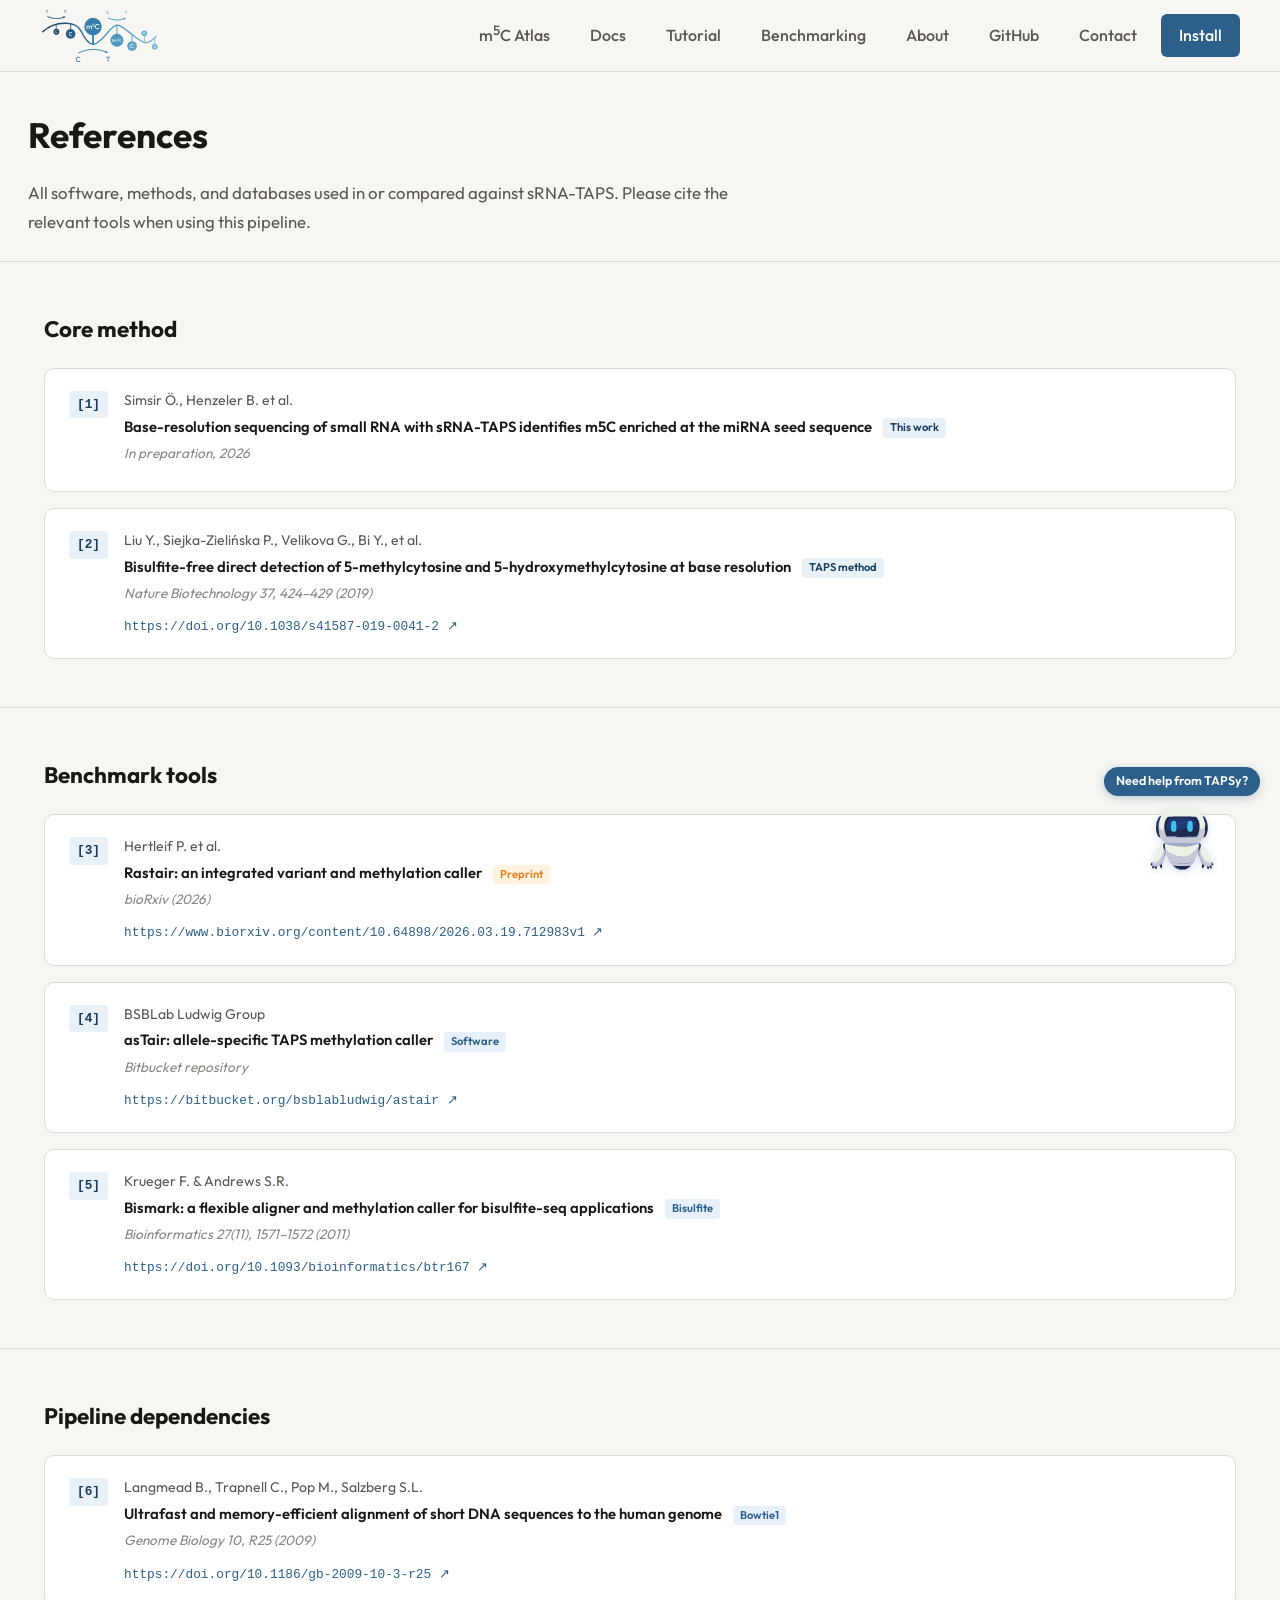
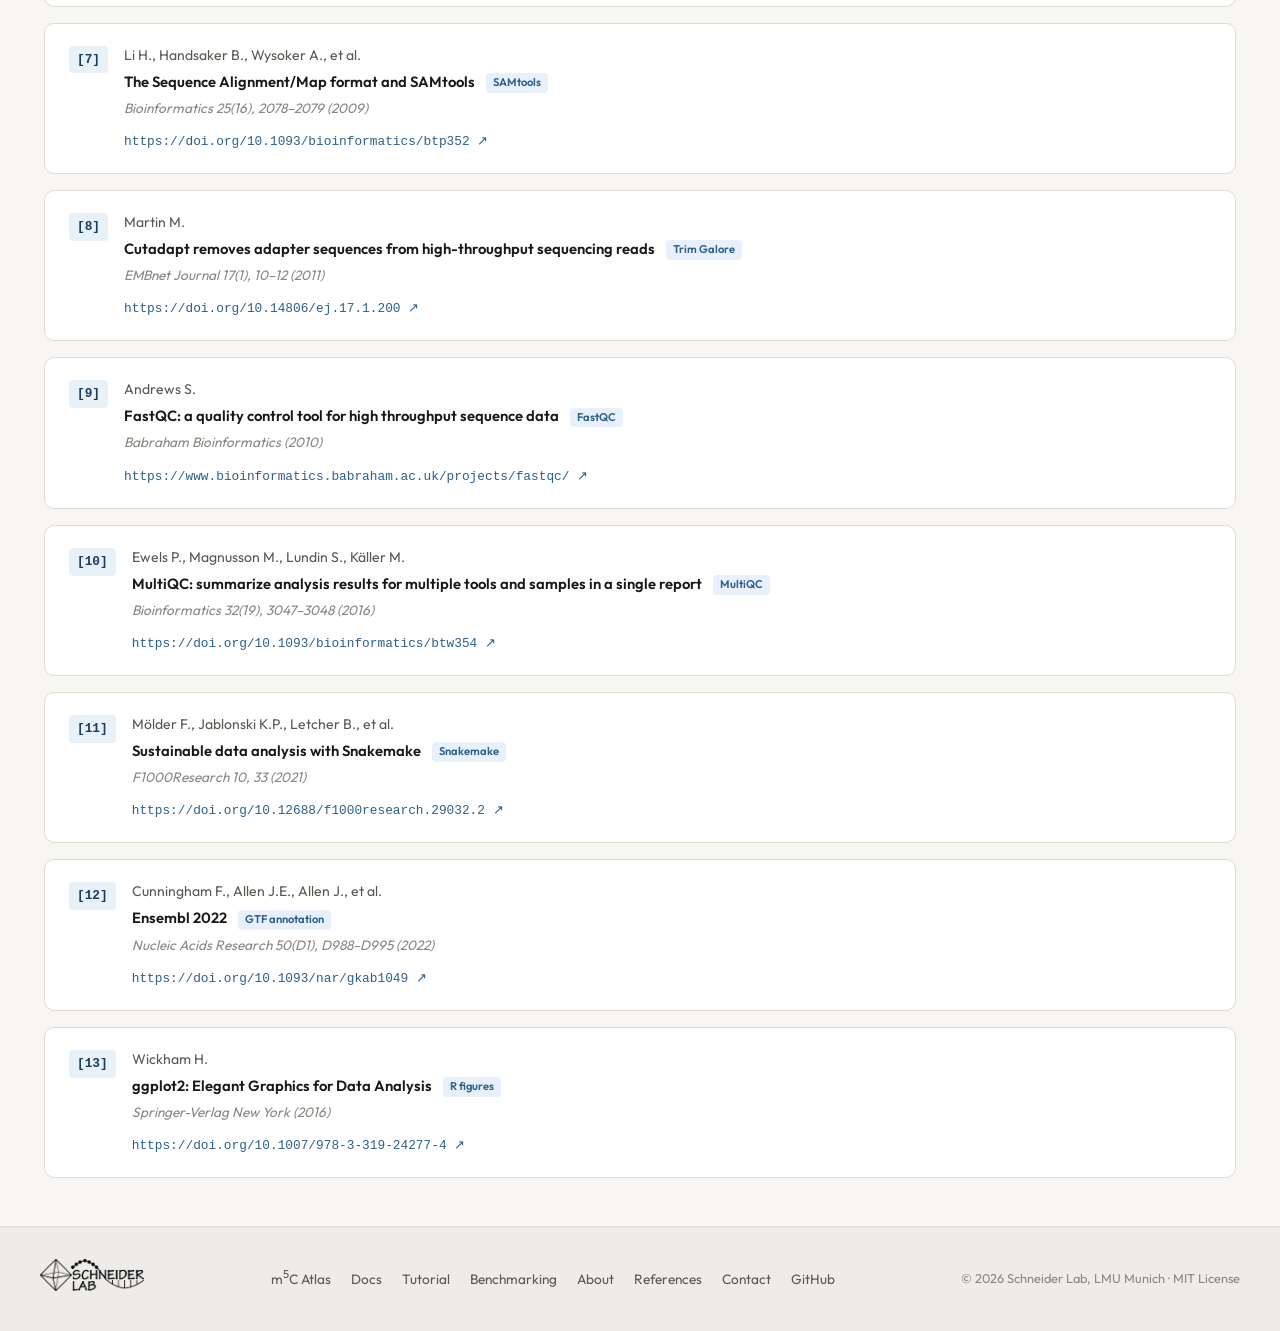
<file: docs/references.html>
<!DOCTYPE html>
<html lang="en">
<head>
  <meta charset="UTF-8">
  <meta name="viewport" content="width=device-width, initial-scale=1.0">
  <title>References — sRNA-TAPS</title>
  <style>
  @font-face { font-family: 'Outfit'; src: url('fonts/Outfit-Light.woff2') format('woff2'); font-weight: 300; font-display: block; }
  @font-face { font-family: 'Outfit'; src: url('fonts/Outfit-Regular.woff2') format('woff2'); font-weight: 400; font-display: block; }
  @font-face { font-family: 'Outfit'; src: url('fonts/Outfit-Medium.woff2') format('woff2'); font-weight: 500; font-display: block; }
  @font-face { font-family: 'Outfit'; src: url('fonts/Outfit-SemiBold.woff2') format('woff2'); font-weight: 600; font-display: block; }
  @font-face { font-family: 'Outfit'; src: url('fonts/Outfit-Bold.woff2') format('woff2'); font-weight: 700; font-display: block; }
  * { font-family: 'Outfit', sans-serif; }
</style>
  <style>
    :root{--bg:#f7f6f2;--bg2:#eeecea;--surface:#ffffff;--border:#dedad4;--text:#1a1814;--text2:#5a5650;--text3:#8a8680;--accent:#2C5F8A;--accent2:#e8f0f8;--accent3:#2c5f8a;--green:#2C5F8A;--nav-h:72px}
    *,*::before,*::after{box-sizing:border-box;margin:0;padding:0}
    html{scroll-behavior:smooth}
    body{font-family:'DM Sans',sans-serif;background:var(--bg);color:var(--text);font-size:16px;line-height:1.7;-webkit-font-smoothing:antialiased}

    nav{position:fixed;top:0;left:0;right:0;z-index:100;height:var(--nav-h);background:rgba(247,246,242,0.92);backdrop-filter:blur(12px);border-bottom:1px solid var(--border);display:flex;align-items:center;padding:0 40px}
    .nav-logo{text-decoration:none;margin-right:auto;display:flex;align-items:center;height:100%}
    .nav-logo img{height:52px;width:auto;display:block}
    .nav-links{display:flex;gap:8px;align-items:center}
    .nav-links a{font-size:1rem;font-weight:500;color:var(--text2);text-decoration:none;padding:8px 16px;border-radius:6px;transition:all .15s}
    .nav-links a:hover,.nav-links a.active{color:var(--text);background:var(--bg2)}
    nav sup, footer sup { line-height: 0; }
    .nav-btn{background:var(--accent)!important;color:#fff!important;border-radius:6px;padding:8px 18px!important}

    .hero{width:min(1380px,calc(100vw - 24px));max-width:none;margin:0 auto;padding:calc(var(--nav-h)+64px) 16px 48px}
    h1{font-family:'Outfit',sans-serif;font-size:2.2rem;margin-bottom:12px}
    .lead{font-size:1.05rem;color:var(--text2);line-height:1.75;max-width:700px}

    section{padding:48px 0;border-top:1px solid var(--border)}
    .container{width:min(1380px,calc(100vw - 24px));max-width:none;margin:0 auto;padding:0 16px}
    h2{font-family:'Outfit',sans-serif;font-size:1.4rem;margin-bottom:20px;color:var(--text)}

    .ref-list{display:flex;flex-direction:column;gap:16px}
    .ref-item{background:var(--surface);border:1.5px solid var(--border);border-radius:10px;padding:20px 24px;display:flex;gap:16px;align-items:flex-start}
    .ref-num{font-family:'DM Mono',monospace;font-size:.8rem;font-weight:700;color:#1a3d5c;background:var(--accent2);padding:3px 8px;border-radius:4px;flex-shrink:0;margin-top:2px}
    .ref-content{}
    .ref-authors{font-size:.875rem;color:var(--text2);margin-bottom:4px}
    .ref-title{font-size:.925rem;font-weight:600;color:var(--text);margin-bottom:4px;line-height:1.4}
    .ref-journal{font-size:.85rem;color:var(--text3);margin-bottom:6px;font-style:italic}
    .ref-link{font-size:.8rem;color:var(--accent3);text-decoration:none;font-family:'DM Mono',monospace}
    .ref-link:hover{text-decoration:underline}
    .ref-tag{display:inline-block;font-size:.7rem;font-weight:600;padding:2px 7px;border-radius:4px;margin-left:8px;vertical-align:middle;font-style:normal}
    .tag-core{background:var(--accent2);color:#1a3d5c}
    .tag-tool{background:#e8f0fb;color:var(--accent3)}
    .tag-preprint{background:#fff3e0;color:#e67e22}

    footer{background:var(--bg2);border-top:1px solid var(--border);padding:32px 40px}
    .footer-inner{max-width:1100px;margin:0 auto;display:flex;align-items:center;justify-content:space-between;flex-wrap:wrap;gap:16px}

    @media(max-width:700px){.hero{padding:calc(var(--nav-h)+32px) 20px 40px}.container{padding:0 20px}nav{padding:0 20px}.ref-item{flex-direction:column;gap:8px}}
  </style>
  <link rel="stylesheet" href="responsive.css">
  <link rel="stylesheet" href="tapsy.css">
</head>
<body>

<nav>
  <a class="nav-logo" href="https://henzelerb.github.io/sRNA-TAPS/">
    <img src="sRNA-taps_logo_centre.svg" alt="sRNA-TAPS">
  </a>
  <div class="nav-links">
    <a href="m5c-atlas.html">m<sup>5</sup>C Atlas</a>
    <a href="docs.html">Docs</a>
    <a href="tutorial.html">Tutorial</a>
    <a href="benchmarking.html">Benchmarking</a>
    <a href="about.html">About</a>
    <a href="https://github.com/HenzelerB/sRNA-TAPS" target="_blank">GitHub</a>
    <a href="contact.html">Contact</a>
    <a href="docs.html#installation" class="nav-btn">Install</a>
  </div>
</nav>

<div class="hero">
  <h1>References</h1>
  <p class="lead">All software, methods, and databases used in or compared against sRNA-TAPS. Please cite the relevant tools when using this pipeline.</p>
</div>

<section>
  <div class="container">
    <h2>Core method</h2>
    <div class="ref-list">

      <div class="ref-item">
        <div class="ref-num">[1]</div>
        <div class="ref-content">
          <div class="ref-authors">Simsir Ö., Henzeler B. et al.</div>
          <div class="ref-title">Base-resolution sequencing of small RNA with sRNA-TAPS identifies m5C enriched at the miRNA seed sequence <span class="ref-tag tag-core">This work</span></div>
          <div class="ref-journal">In preparation, 2026</div>
        </div>
      </div>

      <div class="ref-item">
        <div class="ref-num">[2]</div>
        <div class="ref-content">
          <div class="ref-authors">Liu Y., Siejka-Zielińska P., Velikova G., Bi Y., et al.</div>
          <div class="ref-title">Bisulfite-free direct detection of 5-methylcytosine and 5-hydroxymethylcytosine at base resolution <span class="ref-tag tag-core">TAPS method</span></div>
          <div class="ref-journal">Nature Biotechnology 37, 424–429 (2019)</div>
          <a class="ref-link" href="https://doi.org/10.1038/s41587-019-0041-2" target="_blank">https://doi.org/10.1038/s41587-019-0041-2 ↗</a>
        </div>
      </div>

    </div>
  </div>
</section>

<section>
  <div class="container">
    <h2>Benchmark tools</h2>
    <div class="ref-list">

      <div class="ref-item">
        <div class="ref-num">[3]</div>
        <div class="ref-content">
          <div class="ref-authors">Hertleif P. et al.</div>
          <div class="ref-title">Rastair: an integrated variant and methylation caller <span class="ref-tag tag-preprint">Preprint</span></div>
          <div class="ref-journal">bioRxiv (2026)</div>
          <a class="ref-link" href="https://www.biorxiv.org/content/10.64898/2026.03.19.712983v1" target="_blank">https://www.biorxiv.org/content/10.64898/2026.03.19.712983v1 ↗</a>
        </div>
      </div>

      <div class="ref-item">
        <div class="ref-num">[4]</div>
        <div class="ref-content">
          <div class="ref-authors">BSBLab Ludwig Group</div>
          <div class="ref-title">asTair: allele-specific TAPS methylation caller <span class="ref-tag tag-tool">Software</span></div>
          <div class="ref-journal">Bitbucket repository</div>
          <a class="ref-link" href="https://bitbucket.org/bsblabludwig/astair/src/master/" target="_blank">https://bitbucket.org/bsblabludwig/astair ↗</a>
        </div>
      </div>

      <div class="ref-item">
        <div class="ref-num">[5]</div>
        <div class="ref-content">
          <div class="ref-authors">Krueger F. &amp; Andrews S.R.</div>
          <div class="ref-title">Bismark: a flexible aligner and methylation caller for bisulfite-seq applications <span class="ref-tag tag-tool">Bisulfite</span></div>
          <div class="ref-journal">Bioinformatics 27(11), 1571–1572 (2011)</div>
          <a class="ref-link" href="https://doi.org/10.1093/bioinformatics/btr167" target="_blank">https://doi.org/10.1093/bioinformatics/btr167 ↗</a>
        </div>
      </div>

    </div>
  </div>
</section>

<section>
  <div class="container">
    <h2>Pipeline dependencies</h2>
    <div class="ref-list">

      <div class="ref-item">
        <div class="ref-num">[6]</div>
        <div class="ref-content">
          <div class="ref-authors">Langmead B., Trapnell C., Pop M., Salzberg S.L.</div>
          <div class="ref-title">Ultrafast and memory-efficient alignment of short DNA sequences to the human genome <span class="ref-tag tag-tool">Bowtie1</span></div>
          <div class="ref-journal">Genome Biology 10, R25 (2009)</div>
          <a class="ref-link" href="https://doi.org/10.1186/gb-2009-10-3-r25" target="_blank">https://doi.org/10.1186/gb-2009-10-3-r25 ↗</a>
        </div>
      </div>

      <div class="ref-item">
        <div class="ref-num">[7]</div>
        <div class="ref-content">
          <div class="ref-authors">Li H., Handsaker B., Wysoker A., et al.</div>
          <div class="ref-title">The Sequence Alignment/Map format and SAMtools <span class="ref-tag tag-tool">SAMtools</span></div>
          <div class="ref-journal">Bioinformatics 25(16), 2078–2079 (2009)</div>
          <a class="ref-link" href="https://doi.org/10.1093/bioinformatics/btp352" target="_blank">https://doi.org/10.1093/bioinformatics/btp352 ↗</a>
        </div>
      </div>

      <div class="ref-item">
        <div class="ref-num">[8]</div>
        <div class="ref-content">
          <div class="ref-authors">Martin M.</div>
          <div class="ref-title">Cutadapt removes adapter sequences from high-throughput sequencing reads <span class="ref-tag tag-tool">Trim Galore</span></div>
          <div class="ref-journal">EMBnet Journal 17(1), 10–12 (2011)</div>
          <a class="ref-link" href="https://doi.org/10.14806/ej.17.1.200" target="_blank">https://doi.org/10.14806/ej.17.1.200 ↗</a>
        </div>
      </div>

      <div class="ref-item">
        <div class="ref-num">[9]</div>
        <div class="ref-content">
          <div class="ref-authors">Andrews S.</div>
          <div class="ref-title">FastQC: a quality control tool for high throughput sequence data <span class="ref-tag tag-tool">FastQC</span></div>
          <div class="ref-journal">Babraham Bioinformatics (2010)</div>
          <a class="ref-link" href="https://www.bioinformatics.babraham.ac.uk/projects/fastqc/" target="_blank">https://www.bioinformatics.babraham.ac.uk/projects/fastqc/ ↗</a>
        </div>
      </div>

      <div class="ref-item">
        <div class="ref-num">[10]</div>
        <div class="ref-content">
          <div class="ref-authors">Ewels P., Magnusson M., Lundin S., Käller M.</div>
          <div class="ref-title">MultiQC: summarize analysis results for multiple tools and samples in a single report <span class="ref-tag tag-tool">MultiQC</span></div>
          <div class="ref-journal">Bioinformatics 32(19), 3047–3048 (2016)</div>
          <a class="ref-link" href="https://doi.org/10.1093/bioinformatics/btw354" target="_blank">https://doi.org/10.1093/bioinformatics/btw354 ↗</a>
        </div>
      </div>

      <div class="ref-item">
        <div class="ref-num">[11]</div>
        <div class="ref-content">
          <div class="ref-authors">Mölder F., Jablonski K.P., Letcher B., et al.</div>
          <div class="ref-title">Sustainable data analysis with Snakemake <span class="ref-tag tag-tool">Snakemake</span></div>
          <div class="ref-journal">F1000Research 10, 33 (2021)</div>
          <a class="ref-link" href="https://doi.org/10.12688/f1000research.29032.2" target="_blank">https://doi.org/10.12688/f1000research.29032.2 ↗</a>
        </div>
      </div>

      <div class="ref-item">
        <div class="ref-num">[12]</div>
        <div class="ref-content">
          <div class="ref-authors">Cunningham F., Allen J.E., Allen J., et al.</div>
          <div class="ref-title">Ensembl 2022 <span class="ref-tag tag-tool">GTF annotation</span></div>
          <div class="ref-journal">Nucleic Acids Research 50(D1), D988–D995 (2022)</div>
          <a class="ref-link" href="https://doi.org/10.1093/nar/gkab1049" target="_blank">https://doi.org/10.1093/nar/gkab1049 ↗</a>
        </div>
      </div>

      <div class="ref-item">
        <div class="ref-num">[13]</div>
        <div class="ref-content">
          <div class="ref-authors">Wickham H.</div>
          <div class="ref-title">ggplot2: Elegant Graphics for Data Analysis <span class="ref-tag tag-tool">R figures</span></div>
          <div class="ref-journal">Springer-Verlag New York (2016)</div>
          <a class="ref-link" href="https://doi.org/10.1007/978-3-319-24277-4" target="_blank">https://doi.org/10.1007/978-3-319-24277-4 ↗</a>
        </div>
      </div>

    </div>
  </div>
</section>

<footer>
  <div class="footer-inner">
    <a href="https://schneider.cup.uni-muenchen.de" target="_blank"><img src="Lab_Logo.png" alt="Schneider Lab" style="height:32px;width:auto;"></a>
    <div style="display:flex;gap:20px">
      <a href="m5c-atlas.html" style="font-size:.85rem;color:var(--text2);text-decoration:none">m<sup>5</sup>C Atlas</a>
      <a href="docs.html" style="font-size:.85rem;color:var(--text2);text-decoration:none">Docs</a>
      <a href="tutorial.html" style="font-size:.85rem;color:var(--text2);text-decoration:none">Tutorial</a>
      <a href="benchmarking.html" style="font-size:.85rem;color:var(--text2);text-decoration:none">Benchmarking</a>
      <a href="about.html" style="font-size:.85rem;color:var(--text2);text-decoration:none">About</a>
      <a href="references.html" style="font-size:.85rem;color:var(--text2);text-decoration:none">References</a>
      <a href="contact.html" style="font-size:.85rem;color:var(--text2);text-decoration:none">Contact</a>
      <a href="https://github.com/HenzelerB/sRNA-TAPS" target="_blank" style="font-size:.85rem;color:var(--text2);text-decoration:none">GitHub</a>
    </div>
    <div style="font-size:.8rem;color:var(--text3)">© 2026 Schneider Lab, LMU Munich · MIT License</div>
  </div>
</footer>

<script src="site.js"></script>
<script src="tapsy-knowledge.js"></script>
<script src="tapsy.js"></script>
</body>
</html>
</file>
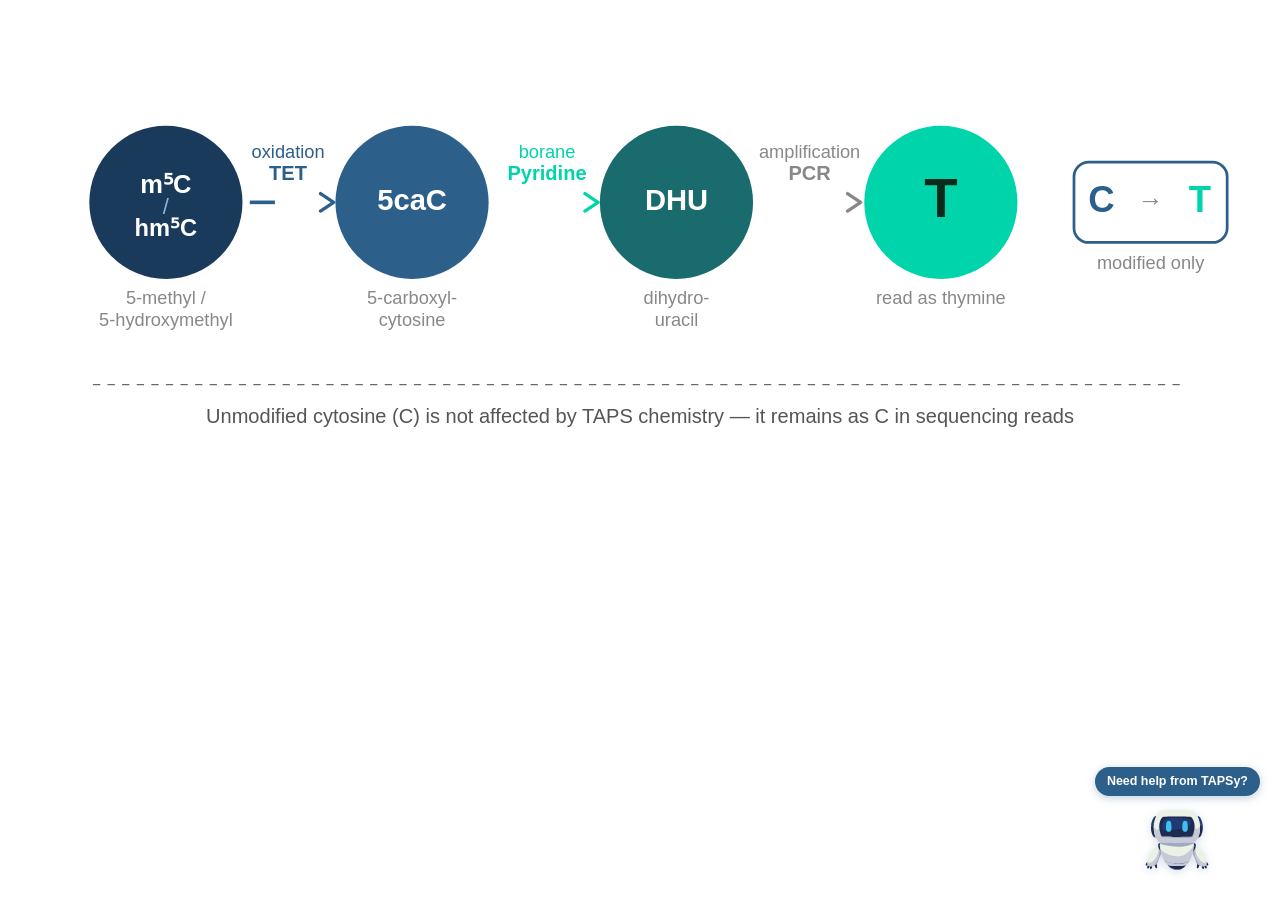
<file: docs/taps_chemistry_animation.html>
<!DOCTYPE html>
<html lang="en">
<head>
<meta charset="UTF-8">
<meta name="viewport" content="width=device-width, initial-scale=1.0">
<title>TAPS Chemistry Animation</title>
<style>
  body { margin: 0; padding: 20px; background: transparent; font-family: 'Outfit', sans-serif; }
  @import url('https://fonts.googleapis.com/css2?family=Outfit:wght@400;600;700&display=swap');
  @keyframes popIn{0%{transform:scale(0);opacity:0}70%{transform:scale(1.1)}100%{transform:scale(1);opacity:1}}
  @keyframes fadeIn{from{opacity:0}to{opacity:1}}
  @keyframes float{0%,100%{transform:translateY(0)}50%{transform:translateY(-5px)}}
  @keyframes pulse{0%,100%{opacity:1}50%{opacity:0.6}}
  @keyframes glow{0%,100%{fill:#00d4aa}50%{fill:#36e8c8}}
  .cn1{transform-origin:80px 100px;animation:popIn 0.5s ease 0.3s both}
  .cn2{transform-origin:215px 100px;animation:popIn 0.5s ease 1.5s both}
  .cn3{transform-origin:360px 100px;animation:popIn 0.5s ease 2.8s both}
  .cn4{transform-origin:505px 100px;animation:popIn 0.5s ease 4.2s both}
  .cl1{animation:fadeIn 0.4s ease 1.1s both}
  .cl2{animation:fadeIn 0.4s ease 2.4s both}
  .cl3{animation:fadeIn 0.4s ease 3.8s both}
  .cresult{animation:fadeIn 0.6s ease 4.6s both}
  .cunmod{animation:fadeIn 0.6s ease 5.2s both}
  .cfloat{animation:float 3s ease-in-out infinite}
  .cpulse{animation:pulse 2.5s ease-in-out 1.8s infinite}
  .cglow{animation:glow 2s ease-in-out 4.5s infinite}
</style>
  <link rel="stylesheet" href="tapsy.css">
</head>
<body>
<svg width="100%" viewBox="0 0 680 230" role="img" xmlns="http://www.w3.org/2000/svg">
<title>TAPS chemistry</title>
<desc>m5C and hm5C oxidised by TET to 5caC, reduced by pyridine borane to DHU, read as T in PCR</desc>
<defs>
  <marker id="cma" viewBox="0 0 10 10" refX="8" refY="5" markerWidth="6" markerHeight="6" orient="auto-start-reverse">
    <path d="M2 1L8 5L2 9" fill="none" stroke="#2C5F8A" stroke-width="1.5" stroke-linecap="round" stroke-linejoin="round"/>
  </marker>
  <marker id="cmb" viewBox="0 0 10 10" refX="8" refY="5" markerWidth="6" markerHeight="6" orient="auto-start-reverse">
    <path d="M2 1L8 5L2 9" fill="none" stroke="#00d4aa" stroke-width="1.5" stroke-linecap="round" stroke-linejoin="round"/>
  </marker>
  <marker id="cmc" viewBox="0 0 10 10" refX="8" refY="5" markerWidth="6" markerHeight="6" orient="auto-start-reverse">
    <path d="M2 1L8 5L2 9" fill="none" stroke="#888" stroke-width="1.5" stroke-linecap="round" stroke-linejoin="round"/>
  </marker>
</defs>

<!-- Node 1: m5C / hm5C -->
<g class="cn1 cfloat">
  <circle cx="80" cy="100" r="42" fill="#1a3a5c"/>
  <text x="80" y="91" text-anchor="middle" dominant-baseline="middle" fill="white" font-size="14" font-weight="700" font-family="Outfit,sans-serif">m&#x2075;C</text>
  <text x="80" y="103" text-anchor="middle" dominant-baseline="middle" fill="#8ab8d4" font-size="12" font-family="Outfit,sans-serif">/</text>
  <text x="80" y="115" text-anchor="middle" dominant-baseline="middle" fill="white" font-size="13" font-weight="700" font-family="Outfit,sans-serif">hm&#x2075;C</text>
</g>
<g class="cn1">
  <text x="80" y="153" text-anchor="middle" dominant-baseline="middle" fill="#888" font-size="10" font-family="Outfit,sans-serif">5-methyl /</text>
  <text x="80" y="165" text-anchor="middle" dominant-baseline="middle" fill="#888" font-size="10" font-family="Outfit,sans-serif">5-hydroxymethyl</text>
</g>

<!-- Arrow 1: TET -->
<g class="cl1">
  <line x1="126" y1="100" x2="172" y2="100" stroke="#2C5F8A" stroke-width="2" stroke-dasharray="46" stroke-dashoffset="46" marker-end="url(#cma)">
    <animate attributeName="stroke-dashoffset" from="46" to="0" dur="0.5s" begin="1.0s" fill="freeze"/>
  </line>
  <text x="147" y="85" text-anchor="middle" dominant-baseline="middle" fill="#2C5F8A" font-size="11" font-weight="600" font-family="Outfit,sans-serif">TET</text>
  <text x="147" y="73" text-anchor="middle" dominant-baseline="middle" fill="#2C5F8A" font-size="10" font-family="Outfit,sans-serif">oxidation</text>
</g>

<!-- Node 2: 5caC -->
<g class="cn2 cfloat cpulse">
  <circle cx="215" cy="100" r="42" fill="#2C5F8A"/>
  <text x="215" y="100" text-anchor="middle" dominant-baseline="middle" fill="white" font-size="16" font-weight="700" font-family="Outfit,sans-serif">5caC</text>
</g>
<g class="cn2">
  <text x="215" y="153" text-anchor="middle" dominant-baseline="middle" fill="#888" font-size="10" font-family="Outfit,sans-serif">5-carboxyl-</text>
  <text x="215" y="165" text-anchor="middle" dominant-baseline="middle" fill="#888" font-size="10" font-family="Outfit,sans-serif">cytosine</text>
</g>

<!-- Arrow 2: Pyridine borane -->
<g class="cl2">
  <line x1="261" y1="100" x2="317" y2="100" stroke="#00d4aa" stroke-width="2" stroke-dasharray="56" stroke-dashoffset="56" marker-end="url(#cmb)">
    <animate attributeName="stroke-dashoffset" from="56" to="0" dur="0.5s" begin="2.3s" fill="freeze"/>
  </line>
  <text x="289" y="85" text-anchor="middle" dominant-baseline="middle" fill="#00d4aa" font-size="11" font-weight="600" font-family="Outfit,sans-serif">Pyridine</text>
  <text x="289" y="73" text-anchor="middle" dominant-baseline="middle" fill="#00d4aa" font-size="10" font-family="Outfit,sans-serif">borane</text>
</g>

<!-- Node 3: DHU -->
<g class="cn3 cfloat cpulse">
  <circle cx="360" cy="100" r="42" fill="#1a6b6e"/>
  <text x="360" y="100" text-anchor="middle" dominant-baseline="middle" fill="white" font-size="16" font-weight="700" font-family="Outfit,sans-serif">DHU</text>
</g>
<g class="cn3">
  <text x="360" y="153" text-anchor="middle" dominant-baseline="middle" fill="#888" font-size="10" font-family="Outfit,sans-serif">dihydro-</text>
  <text x="360" y="165" text-anchor="middle" dominant-baseline="middle" fill="#888" font-size="10" font-family="Outfit,sans-serif">uracil</text>
</g>

<!-- Arrow 3: PCR -->
<g class="cl3">
  <line x1="406" y1="100" x2="461" y2="100" stroke="#888" stroke-width="2" stroke-dasharray="55" stroke-dashoffset="55" marker-end="url(#cmc)">
    <animate attributeName="stroke-dashoffset" from="55" to="0" dur="0.5s" begin="3.7s" fill="freeze"/>
  </line>
  <text x="433" y="85" text-anchor="middle" dominant-baseline="middle" fill="#888" font-size="11" font-weight="600" font-family="Outfit,sans-serif">PCR</text>
  <text x="433" y="73" text-anchor="middle" dominant-baseline="middle" fill="#888" font-size="10" font-family="Outfit,sans-serif">amplification</text>
</g>

<!-- Node 4: T -->
<g class="cn4 cfloat cglow">
  <circle cx="505" cy="100" r="42" fill="#00d4aa"/>
  <text x="505" y="100" text-anchor="middle" dominant-baseline="middle" fill="#0a2a1a" font-size="30" font-weight="700" font-family="Outfit,sans-serif">T</text>
</g>
<g class="cn4">
  <text x="505" y="153" text-anchor="middle" dominant-baseline="middle" fill="#888" font-size="10" font-family="Outfit,sans-serif">read as thymine</text>
</g>

<!-- C→T badge -->
<g class="cresult">
  <rect x="578" y="78" width="84" height="44" rx="8" fill="none" stroke="#2C5F8A" stroke-width="1.5"/>
  <text x="593" y="100" text-anchor="middle" dominant-baseline="middle" fill="#2C5F8A" font-size="20" font-weight="700" font-family="Outfit,sans-serif">C</text>
  <text x="620" y="100" text-anchor="middle" dominant-baseline="middle" fill="#888" font-size="14" font-family="Outfit,sans-serif">&#x2192;</text>
  <text x="647" y="100" text-anchor="middle" dominant-baseline="middle" fill="#00d4aa" font-size="20" font-weight="700" font-family="Outfit,sans-serif">T</text>
  <text x="620" y="134" text-anchor="middle" dominant-baseline="middle" fill="#888" font-size="10" font-family="Outfit,sans-serif">modified only</text>
</g>

<!-- Unmodified C note -->
<g class="cunmod">
  <line x1="40" y1="200" x2="640" y2="200" stroke="#333" stroke-width="0.5" stroke-dasharray="4,4"/>
  <text x="340" y="218" text-anchor="middle" dominant-baseline="middle" fill="#555" font-size="11" font-family="Outfit,sans-serif">Unmodified cytosine (C) is not affected by TAPS chemistry &#x2014; it remains as C in sequencing reads</text>
</g>

</svg>
<script src="tapsy-knowledge.js"></script>
<script src="tapsy.js"></script>
</body>
</html>
</file>
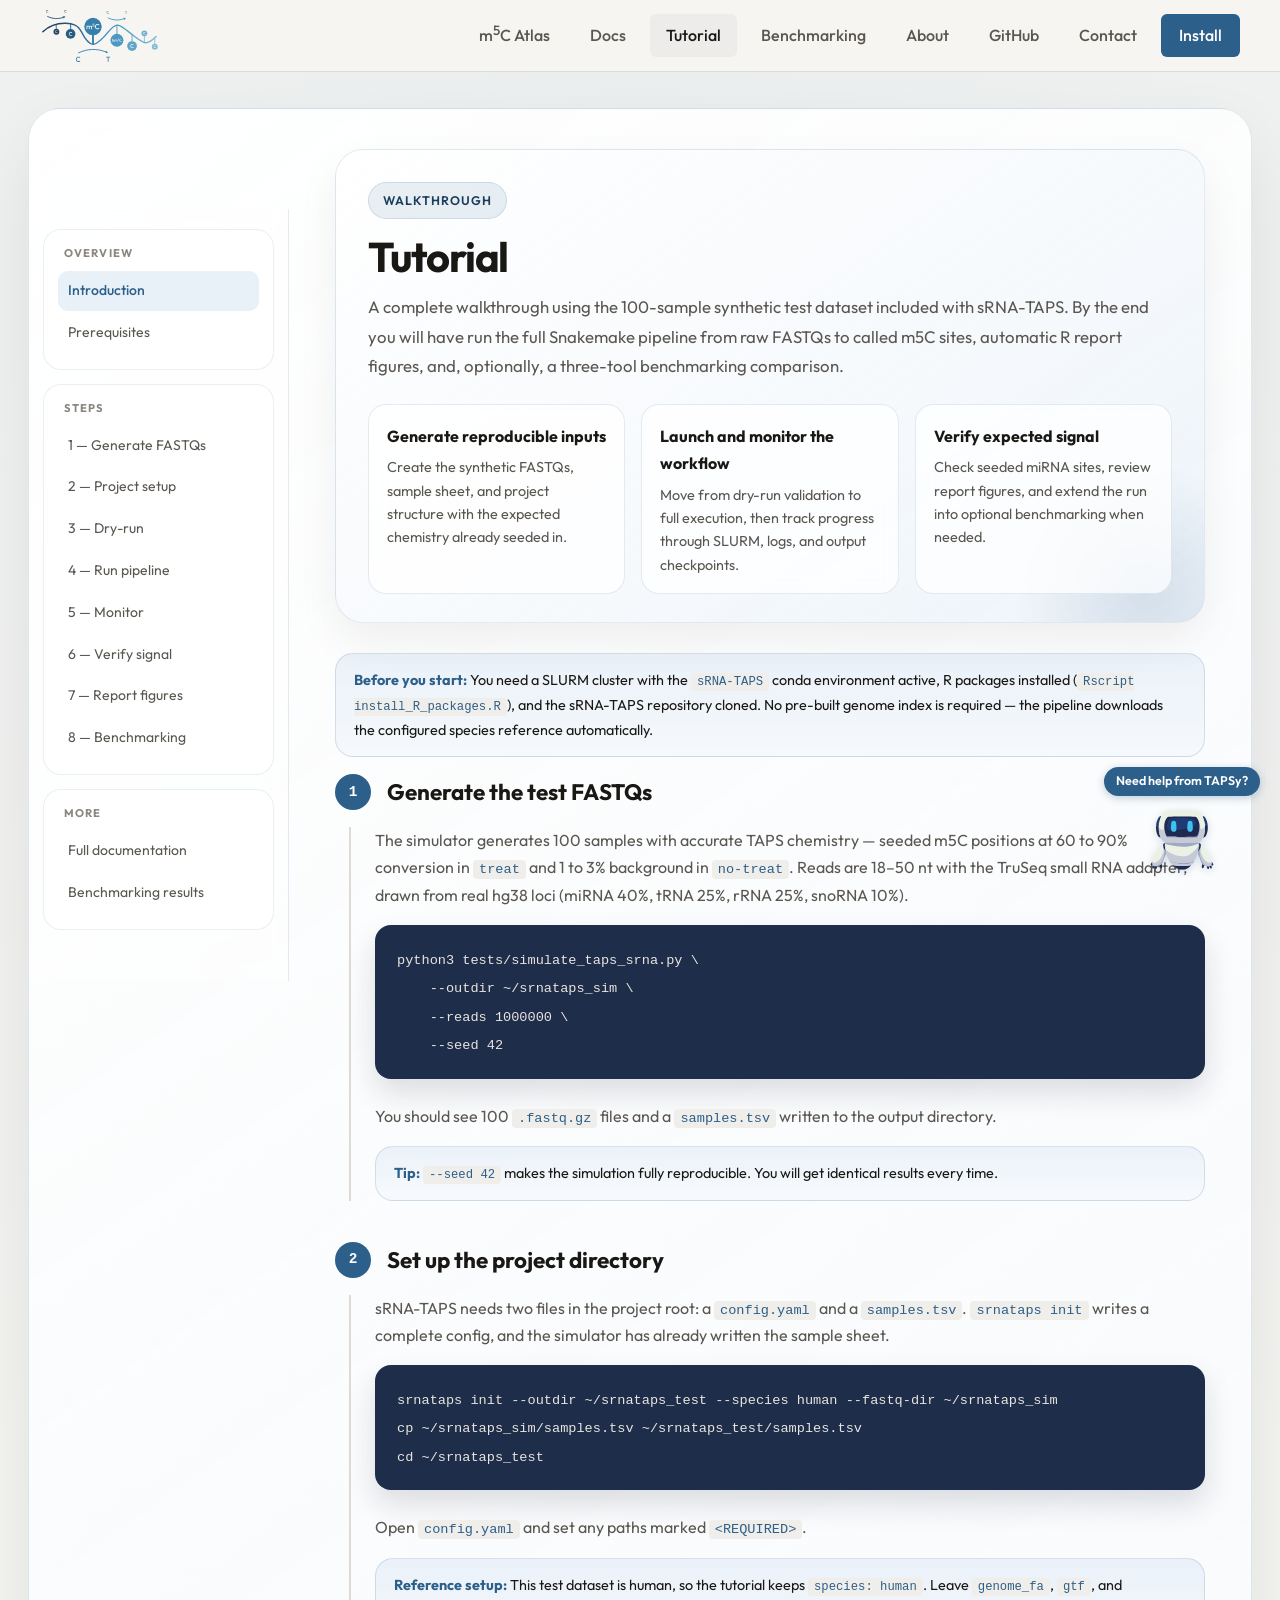
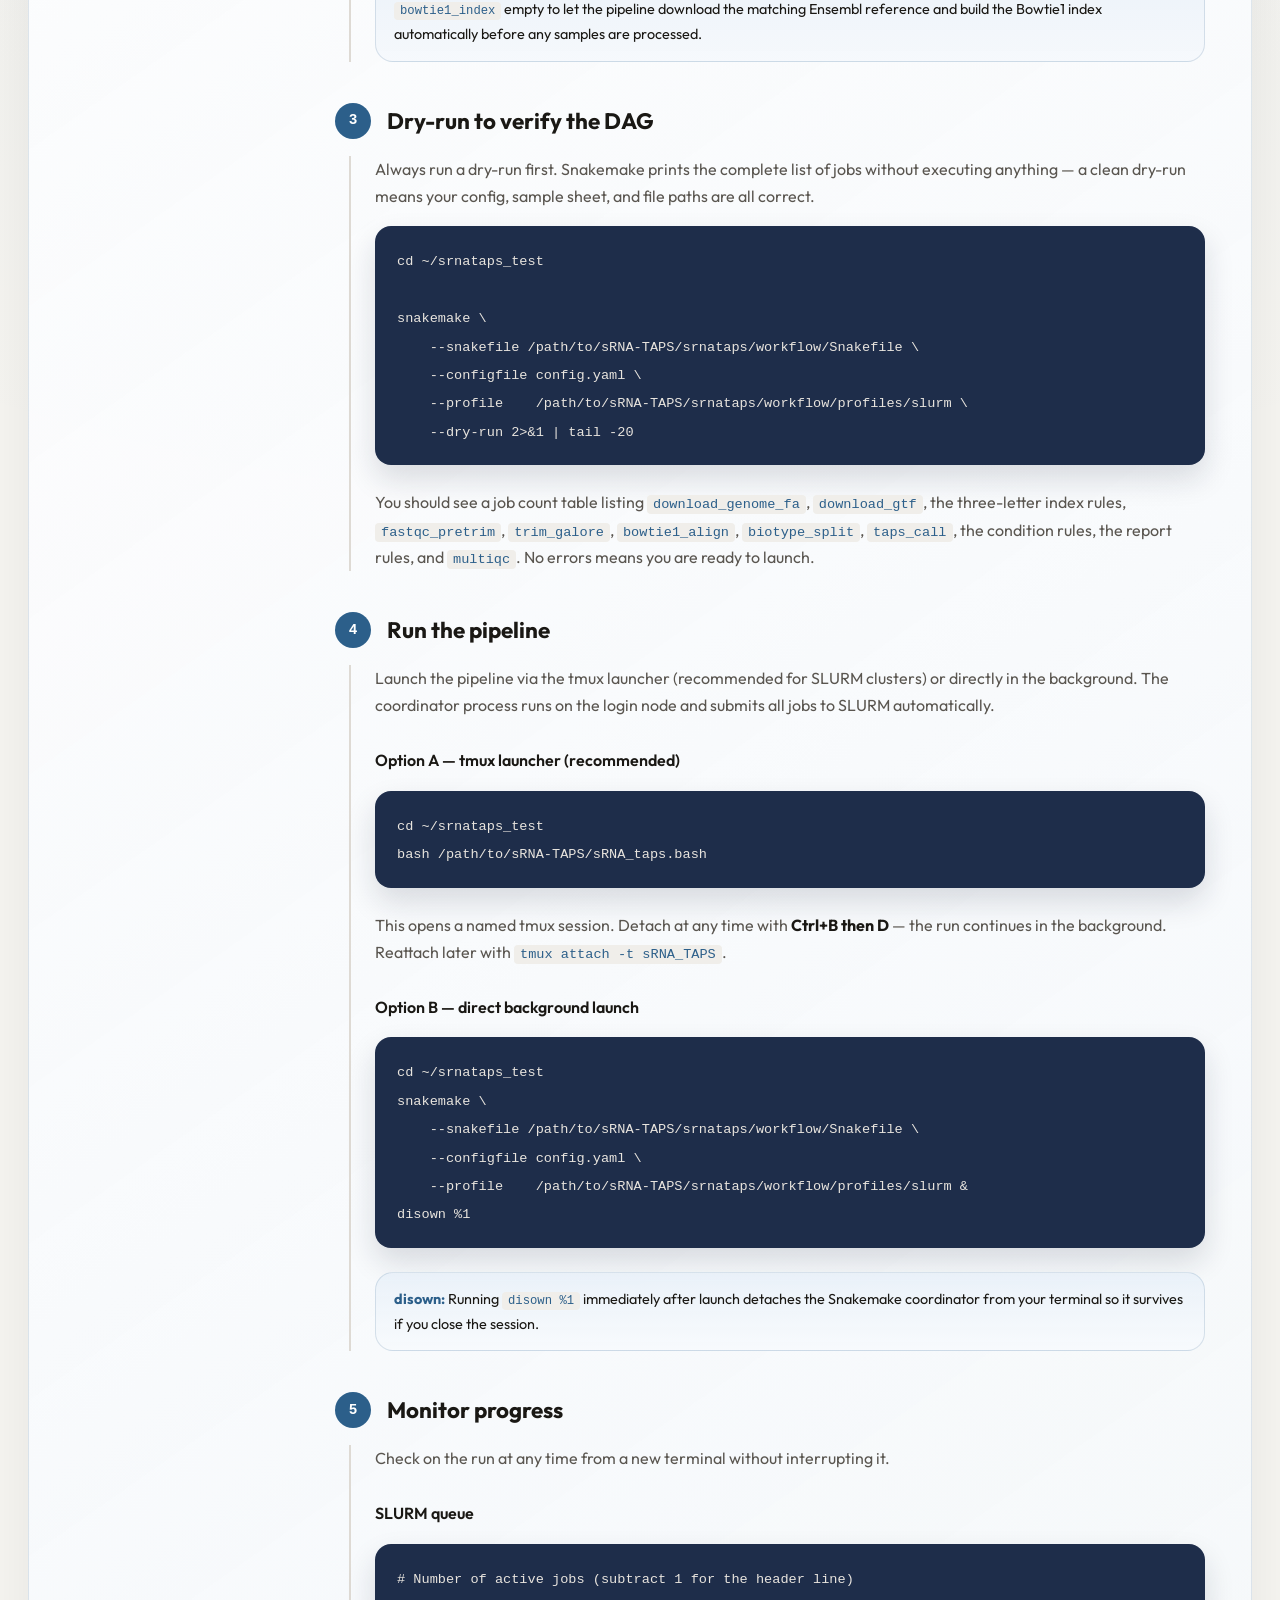
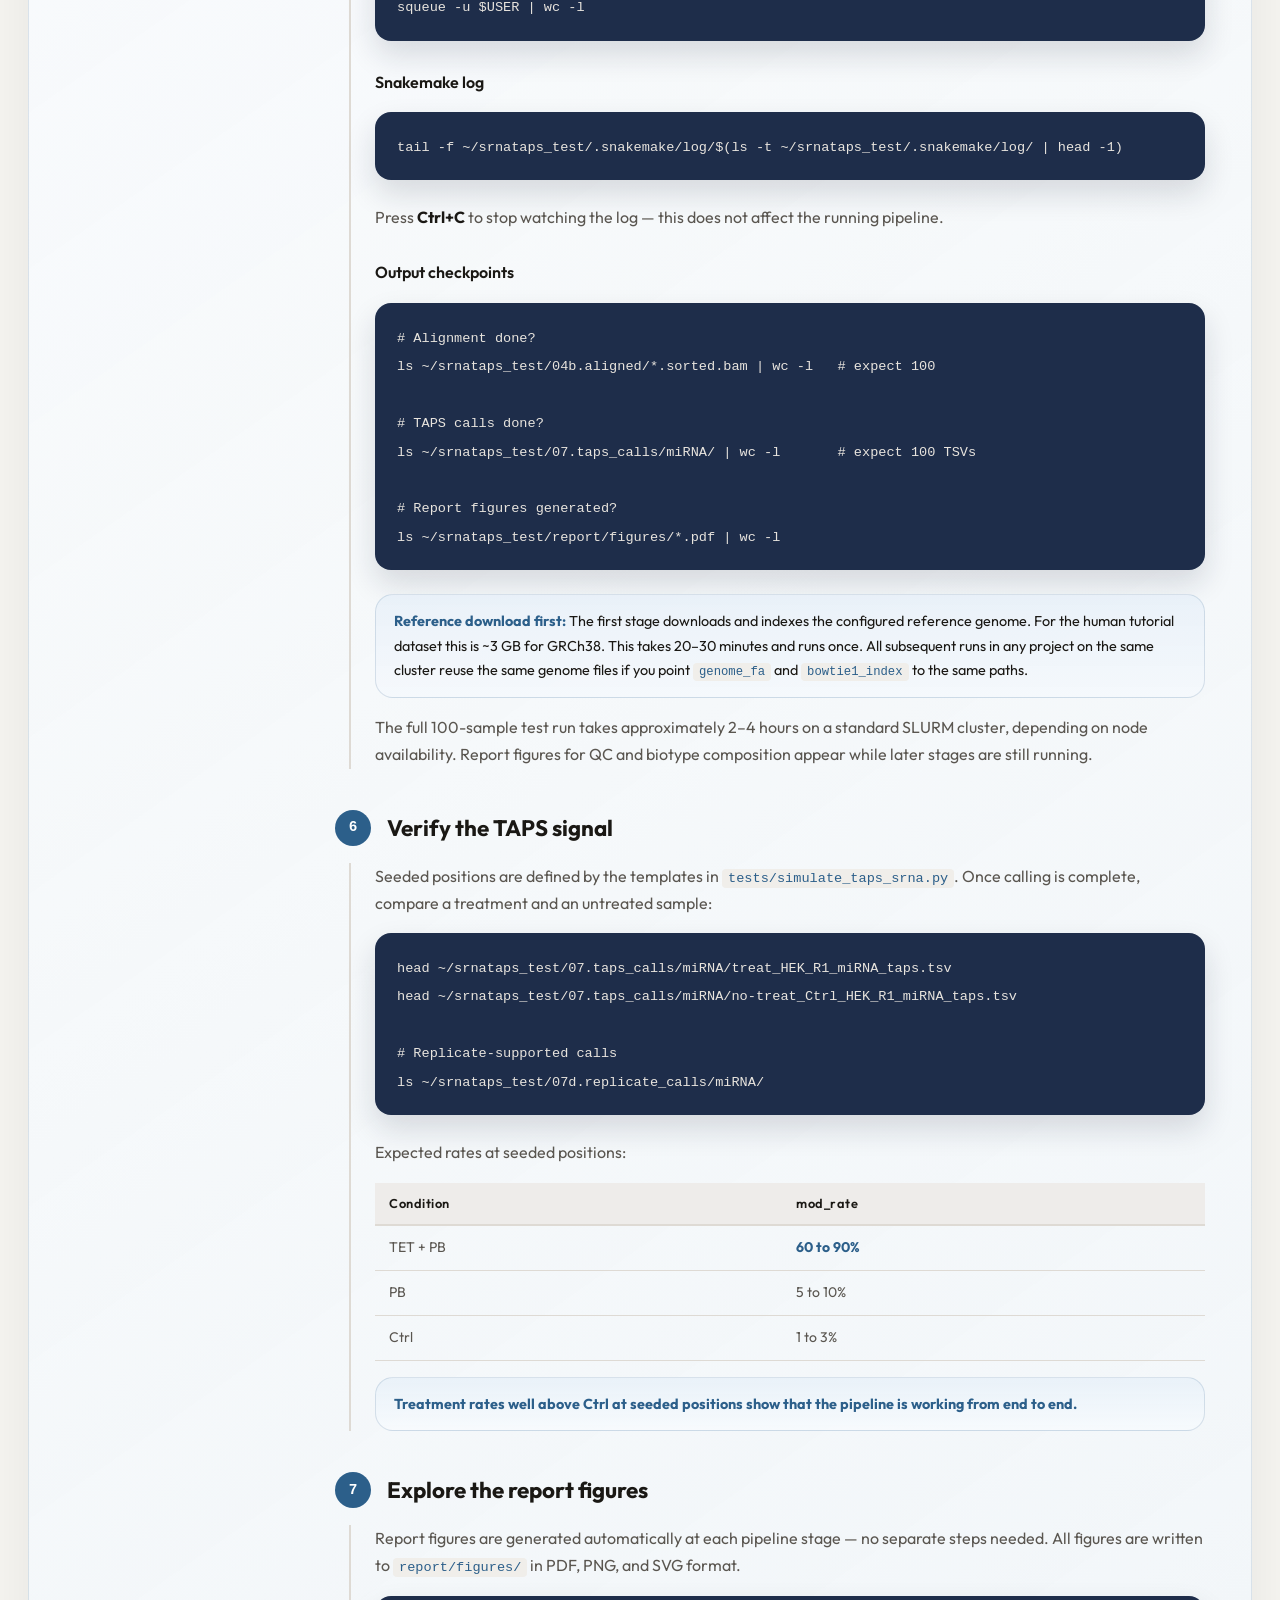
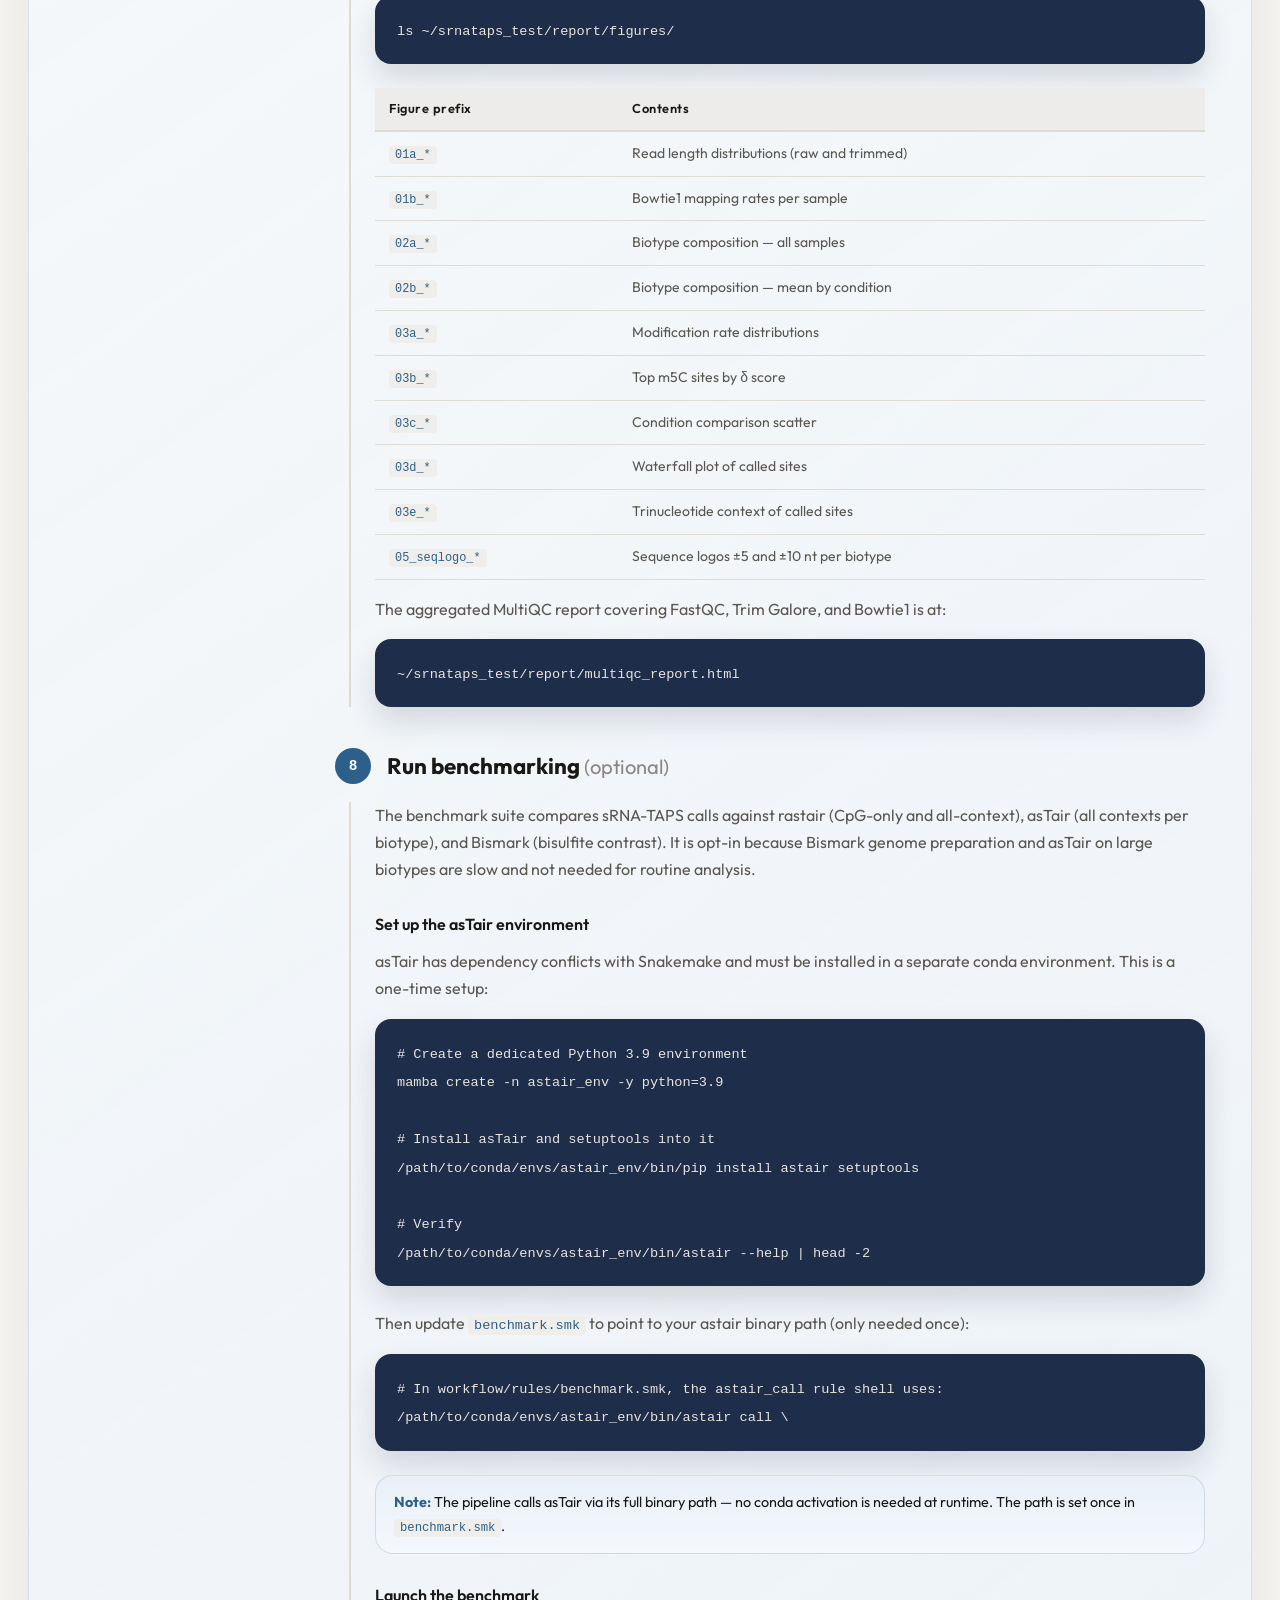
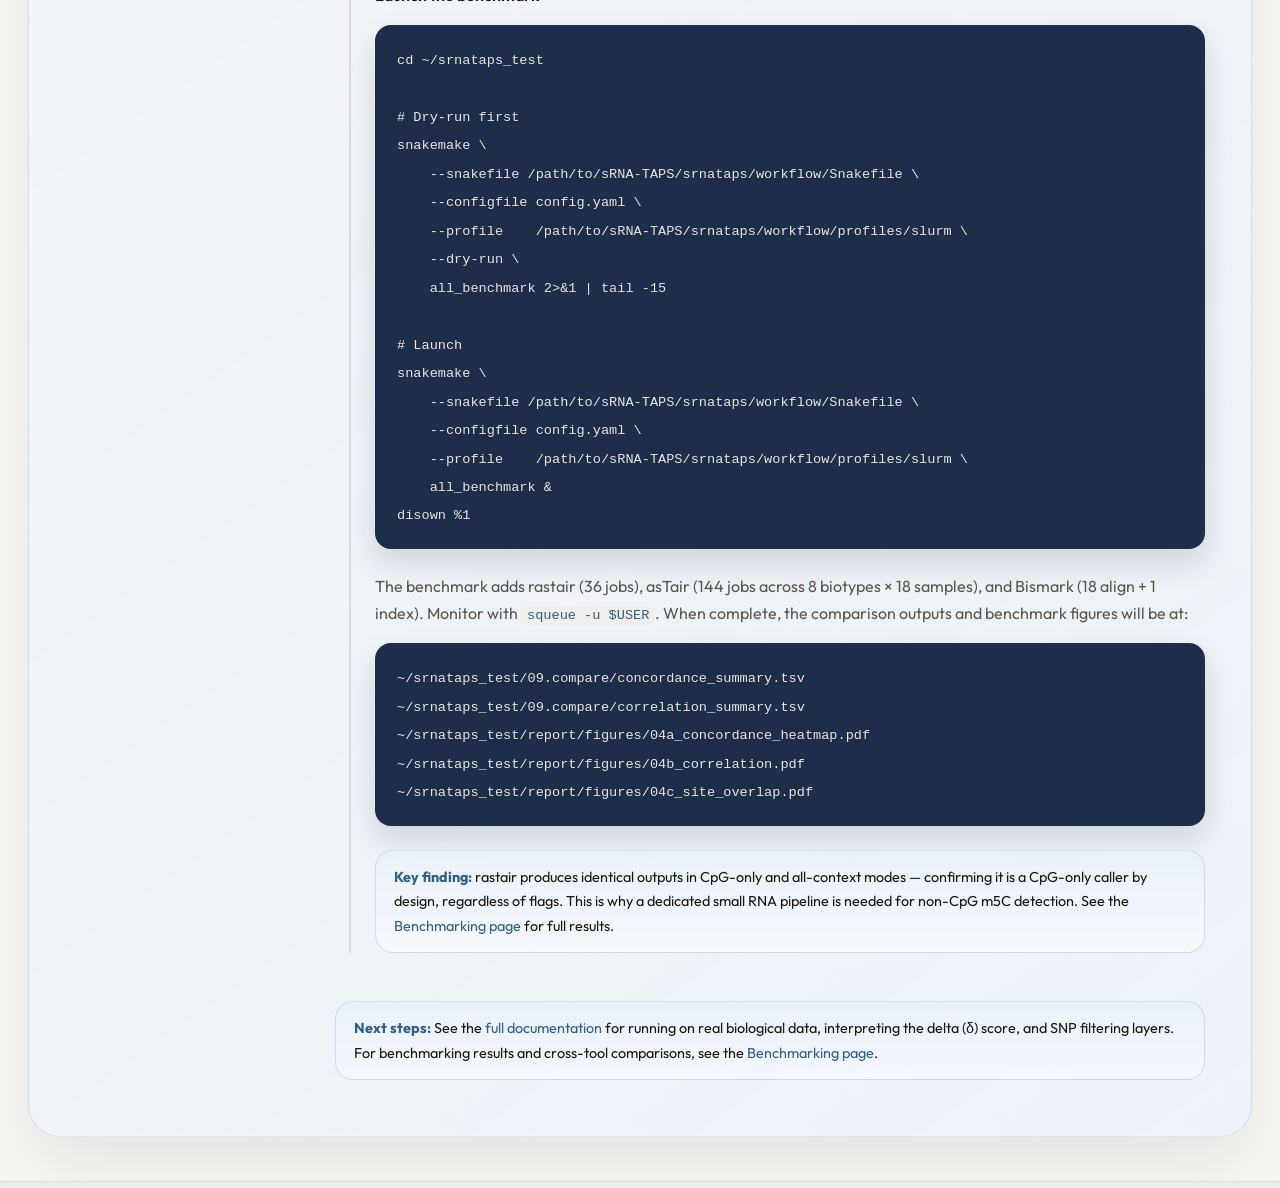
<file: docs/tutorial.html>
<!DOCTYPE html>
<html lang="en">
<head>
  <meta charset="UTF-8">
  <meta name="viewport" content="width=device-width, initial-scale=1.0">
  <!-- SEO -->
  <meta name="description" content="Step-by-step tutorial for running sRNA-TAPS on the 100-sample synthetic test dataset. From raw FASTQs to called m5C sites using the Snakemake profile-based workflow.">
  <meta name="keywords" content="sRNA-TAPS, sRNA TAPS, RNA m5C detection, small RNA methylation, TAPS sequencing, epitranscriptomics, RNA epigenetics, m5C small RNA, TET-assisted pyridine borane sequencing, bisulfite-free RNA methylation, Snakemake bioinformatics pipeline, miRNA methylation, tRNA modification, rRNA m5C">
  <meta name="author" content="sRNA-TAPS project team, Schneider Lab, LMU Munich">
  <link rel="canonical" href="https://henzelerb.github.io/sRNA-TAPS/tutorial.html">
  <!-- Open Graph -->
  <meta property="og:type" content="website">
  <meta property="og:title" content="Tutorial &mdash; sRNA-TAPS">
  <meta property="og:description" content="Step-by-step tutorial for running sRNA-TAPS on the 100-sample synthetic test dataset. From raw FASTQs to called m5C sites using the Snakemake profile-based workflow.">
  <meta property="og:url" content="https://henzelerb.github.io/sRNA-TAPS/tutorial.html">
  <meta property="og:image" content="https://henzelerb.github.io/sRNA-TAPS/sRNA-taps_logo.svg">
  <meta property="og:site_name" content="sRNA-TAPS">
  <!-- Twitter Card -->
  <meta name="twitter:card" content="summary_large_image">
  <meta name="twitter:title" content="Tutorial &mdash; sRNA-TAPS">
  <meta name="twitter:description" content="Step-by-step tutorial for running sRNA-TAPS on the 100-sample synthetic test dataset. From raw FASTQs to called m5C sites using the Snakemake profile-based workflow.">
  <meta name="twitter:image" content="https://henzelerb.github.io/sRNA-TAPS/sRNA-taps_logo.svg">
  <title>Tutorial &mdash; sRNA-TAPS</title>
  <style>
    @font-face { font-family: 'Outfit'; src: url('fonts/Outfit-Light.woff2') format('woff2'); font-weight: 300; font-display: block; }
    @font-face { font-family: 'Outfit'; src: url('fonts/Outfit-Regular.woff2') format('woff2'); font-weight: 400; font-display: block; }
    @font-face { font-family: 'Outfit'; src: url('fonts/Outfit-Medium.woff2') format('woff2'); font-weight: 500; font-display: block; }
    @font-face { font-family: 'Outfit'; src: url('fonts/Outfit-SemiBold.woff2') format('woff2'); font-weight: 600; font-display: block; }
    @font-face { font-family: 'Outfit'; src: url('fonts/Outfit-Bold.woff2') format('woff2'); font-weight: 700; font-display: block; }
    * { font-family: 'Outfit', sans-serif; }
  </style>
  <style>
    :root{--bg:#f7f6f2;--bg2:#eeecea;--surface:#ffffff;--border:#dedad4;--text:#1a1814;--text2:#5a5650;--text3:#8a8680;--accent:#2C5F8A;--accent2:#e8f0f8;--accent3:#2c5f8a;--green:#2C5F8A;--code-bg:#f0eeea;--nav-h:72px}
    *,*::before,*::after{box-sizing:border-box;margin:0;padding:0}
    html{scroll-behavior:smooth}
    body{font-family:'DM Sans',sans-serif;background:
      radial-gradient(circle at top, rgba(44,95,138,.08), rgba(44,95,138,0) 28%),
      linear-gradient(180deg, #fbfaf7 0%, var(--bg) 22%, var(--bg) 100%);
      color:var(--text);font-size:16px;line-height:1.7;-webkit-font-smoothing:antialiased}
    nav{position:fixed;top:0;left:0;right:0;z-index:100;height:var(--nav-h);background:rgba(247,246,242,0.92);backdrop-filter:blur(12px);border-bottom:1px solid var(--border);display:flex;align-items:center;padding:0 40px}
    .nav-logo{text-decoration:none;margin-right:auto;display:flex;align-items:center;height:100%}
    .nav-links{display:flex;gap:8px;align-items:center}
    .nav-links a{font-size:1rem;font-weight:500;color:var(--text2);text-decoration:none;padding:8px 16px;border-radius:6px;transition:all .15s}
    .nav-links a:hover,.nav-links a.active{color:var(--text);background:var(--bg2)}
    nav sup, footer sup { line-height: 0; }
    .nav-btn{background:var(--accent)!important;color:#fff!important;border-radius:6px;padding:8px 18px!important}

    .page-shell{width:min(1380px,calc(100vw - 24px));max-width:none;margin:calc(var(--nav-h) + 36px) auto 44px;padding:0 16px}
    .layout{display:grid;grid-template-columns:210px minmax(0,1fr);min-height:auto;background:linear-gradient(145deg,rgba(255,255,255,.95),rgba(232,240,248,.74));border:1px solid rgba(44,95,138,.14);border-radius:32px;box-shadow:0 30px 70px rgba(26,24,20,.08);overflow:hidden}
    .sidebar{position:sticky;top:calc(var(--nav-h) + 28px);align-self:start;height:calc(100vh - var(--nav-h) - 56px);overflow-y:auto;background:rgba(255,255,255,.42);backdrop-filter:blur(10px);border-right:1px solid rgba(44,95,138,.12);padding:20px 14px 24px}
    .sidebar-section{margin-bottom:14px;padding:14px;background:rgba(255,255,255,.62);border:1px solid rgba(44,95,138,.1);border-radius:18px}
    .sidebar-label{font-size:.7rem;font-weight:700;letter-spacing:.1em;text-transform:uppercase;color:var(--text3);margin-bottom:8px;padding:0 6px}
    .sidebar-link{display:block;padding:8px 10px;font-size:.875rem;color:var(--text2);text-decoration:none;border-radius:10px;transition:all .15s;margin-bottom:2px}
    .sidebar-link:hover{color:var(--text);background:var(--bg)}
    .sidebar-link.active{color:var(--accent);background:var(--accent2);font-weight:500}

    .content{padding:32px 36px 40px;max-width:none}
    .content-hero{position:relative;overflow:hidden;background:linear-gradient(145deg,rgba(255,255,255,.9),rgba(232,240,248,.68));border:1px solid rgba(44,95,138,.12);border-radius:28px;padding:32px 32px 28px;margin-bottom:30px;box-shadow:0 18px 44px rgba(26,24,20,.06)}
    .content-hero::before{content:"";position:absolute;right:-70px;bottom:-100px;width:260px;height:260px;border-radius:50%;background:radial-gradient(circle,rgba(44,95,138,.14),rgba(44,95,138,0) 72%)}
    .content-hero > *{position:relative;z-index:1}
    .content-badge{display:inline-flex;align-items:center;gap:8px;background:rgba(44,95,138,.1);border:1px solid rgba(44,95,138,.14);color:#1a3d5c;border-radius:999px;padding:7px 14px;font-size:.78rem;font-weight:600;letter-spacing:.08em;text-transform:uppercase;margin-bottom:16px}
    h1{font-family:'Outfit',sans-serif;font-size:2.6rem;margin-bottom:12px;line-height:1.08;letter-spacing:-.03em}
    .lead{font-size:1.05rem;color:var(--text2);margin-bottom:24px;line-height:1.75;max-width:none}
    .summary-grid{display:grid;grid-template-columns:repeat(3,minmax(0,1fr));gap:16px}
    .summary-card{background:rgba(255,255,255,.76);border:1px solid rgba(44,95,138,.12);border-radius:18px;padding:18px 18px 16px;backdrop-filter:blur(8px)}
    .summary-card strong{display:block;font-size:1rem;color:var(--text);margin-bottom:6px}
    .summary-card p{margin:0;font-size:.9rem;line-height:1.62}

    h2{font-family:'Outfit',sans-serif;font-size:1.5rem;margin-top:52px;margin-bottom:16px;padding-bottom:10px;border-bottom:1px solid var(--border)}
    h3{font-size:1rem;font-weight:600;margin-top:28px;margin-bottom:10px}
    p{margin-bottom:14px;color:var(--text2)}
    p strong{color:var(--text)}
    a{color:var(--accent);text-decoration:none}
    a:hover{text-decoration:underline}
    code{font-family:'DM Mono',monospace;font-size:.85em;background:var(--code-bg);padding:2px 6px;border-radius:4px;color:var(--accent)}
    pre{background:#1e2d4a;border-radius:16px;padding:20px 22px;overflow-x:auto;margin:16px 0 24px;box-shadow:0 14px 30px rgba(18,30,52,.14)}
    pre code{background:none;color:#e8e4de;font-size:.85rem;line-height:1.8;padding:0}
    .step-header{display:flex;align-items:center;gap:16px;margin-bottom:16px}
    .step-num{width:36px;height:36px;border-radius:50%;background:var(--accent);color:#fff;font-weight:700;font-size:.9rem;display:flex;align-items:center;justify-content:center;flex-shrink:0;font-family:'DM Mono',monospace}
    .step-header h2{margin:0;padding:0;border:none;font-size:1.4rem}
    .step-block{border-left:2px solid var(--border);padding-left:24px;margin-left:14px;margin-bottom:40px}
    .note{background:linear-gradient(180deg,rgba(232,240,248,.92),rgba(245,248,252,.9));border:1px solid rgba(44,95,138,.16);border-radius:18px;padding:14px 18px;margin:16px 0;font-size:.9rem}
    .note strong{color:var(--accent)}
    .tip{background:linear-gradient(180deg,rgba(232,240,248,.9),rgba(247,250,253,.92));border:1px solid rgba(44,95,138,.16);border-radius:18px;padding:14px 18px;margin:16px 0;font-size:.9rem}
    .tip strong{color:#2C5F8A}
    table{width:100%;border-collapse:collapse;margin:16px 0;font-size:.875rem}
    th{text-align:left;padding:10px 14px;background:var(--bg2);border-bottom:2px solid var(--border);font-weight:600;font-size:.8rem;letter-spacing:.04em}
    td{padding:10px 14px;border-bottom:1px solid var(--border);color:var(--text2)}
    .result-good{color:#2C5F8A;font-weight:700}
    .result-ok{color:var(--text2)}
    ul,ol{margin:0 0 16px 20px;color:var(--text2)}
    li{margin-bottom:6px;font-size:.925rem}

    footer{background:var(--bg2);border-top:1px solid var(--border);padding:32px 40px;margin-top:20px}
    .footer-inner{max-width:1100px;margin:0 auto;display:flex;align-items:center;justify-content:space-between;flex-wrap:wrap;gap:16px}

    @media(max-width:900px){
      .page-shell{width:auto;padding:0 20px}
      .layout{grid-template-columns:1fr}
      .sidebar{display:none}
      .content{padding:24px 20px 28px}
      .summary-grid{grid-template-columns:1fr}
    }
  </style>
  <link rel="stylesheet" href="responsive.css">
  <link rel="stylesheet" href="tapsy.css">
</head>
<body>
<nav>
  <a class="nav-logo" href="https://henzelerb.github.io/sRNA-TAPS/"><img src="sRNA-taps_logo_centre.svg" alt="sRNA-TAPS" style="height:52px;width:auto;display:block;"></a>
  <div class="nav-links">
    <a href="m5c-atlas.html">m<sup>5</sup>C Atlas</a>
    <a href="docs.html">Docs</a>
    <a href="tutorial.html" class="active">Tutorial</a>
    <a href="benchmarking.html">Benchmarking</a>
    <a href="about.html">About</a>
    <a href="https://github.com/HenzelerB/sRNA-TAPS" target="_blank">GitHub</a>
    <a href="contact.html">Contact</a>
    <a href="docs.html#installation" class="nav-btn">Install</a>
  </div>
</nav>

<div class="page-shell">
<div class="layout">
  <aside class="sidebar">
    <div class="sidebar-section">
      <div class="sidebar-label">Overview</div>
      <a href="#intro" class="sidebar-link active">Introduction</a>
      <a href="#prereqs" class="sidebar-link">Prerequisites</a>
    </div>
    <div class="sidebar-section">
      <div class="sidebar-label">Steps</div>
      <a href="#step1" class="sidebar-link">1 &mdash; Generate FASTQs</a>
      <a href="#step2" class="sidebar-link">2 &mdash; Project setup</a>
      <a href="#step3" class="sidebar-link">3 &mdash; Dry-run</a>
      <a href="#step4" class="sidebar-link">4 &mdash; Run pipeline</a>
      <a href="#step5" class="sidebar-link">5 &mdash; Monitor</a>
      <a href="#step6" class="sidebar-link">6 &mdash; Verify signal</a>
      <a href="#step7" class="sidebar-link">7 &mdash; Report figures</a>
      <a href="#step8" class="sidebar-link">8 &mdash; Benchmarking</a>
    </div>
    <div class="sidebar-section">
      <div class="sidebar-label">More</div>
      <a href="docs.html" class="sidebar-link">Full documentation</a>
      <a href="benchmarking.html" class="sidebar-link">Benchmarking results</a>
    </div>
  </aside>

  <main class="content">
    <div class="content-hero" id="intro">
      <div class="content-badge">Walkthrough</div>
      <h1>Tutorial</h1>
      <p class="lead">A complete walkthrough using the 100-sample synthetic test dataset included with sRNA-TAPS. By the end you will have run the full Snakemake pipeline from raw FASTQs to called m5C sites, automatic R report figures, and, optionally, a three-tool benchmarking comparison.</p>
      <div class="summary-grid">
        <div class="summary-card">
          <strong>Generate reproducible inputs</strong>
          <p>Create the synthetic FASTQs, sample sheet, and project structure with the expected chemistry already seeded in.</p>
        </div>
        <div class="summary-card">
          <strong>Launch and monitor the workflow</strong>
          <p>Move from dry-run validation to full execution, then track progress through SLURM, logs, and output checkpoints.</p>
        </div>
        <div class="summary-card">
          <strong>Verify expected signal</strong>
          <p>Check seeded miRNA sites, review report figures, and extend the run into optional benchmarking when needed.</p>
        </div>
      </div>
    </div>

  <div id="prereqs" class="note"><strong>Before you start:</strong> You need a SLURM cluster with the <code>sRNA-TAPS</code> conda environment active, R packages installed (<code>Rscript install_R_packages.R</code>), and the sRNA-TAPS repository cloned. No pre-built genome index is required &mdash; the pipeline downloads the configured species reference automatically.</div>

  <div id="step1" class="step-header"><div class="step-num">1</div><h2>Generate the test FASTQs</h2></div>
  <div class="step-block">
    <p>The simulator generates 100 samples with accurate TAPS chemistry &mdash; seeded m5C positions at 60 to 90% conversion in <code>treat</code> and 1 to 3% background in <code>no-treat</code>. Reads are 18&ndash;50 nt with the TruSeq small RNA adapter, drawn from real hg38 loci (miRNA 40%, tRNA 25%, rRNA 25%, snoRNA 10%).</p>
    <pre><code>python3 tests/simulate_taps_srna.py \
    --outdir ~/srnataps_sim \
    --reads 1000000 \
    --seed 42</code></pre>
    <p>You should see 100 <code>.fastq.gz</code> files and a <code>samples.tsv</code> written to the output directory.</p>
    <div class="tip"><strong>Tip:</strong> <code>--seed 42</code> makes the simulation fully reproducible. You will get identical results every time.</div>
  </div>

  <div id="step2" class="step-header"><div class="step-num">2</div><h2>Set up the project directory</h2></div>
  <div class="step-block">
    <p>sRNA-TAPS needs two files in the project root: a <code>config.yaml</code> and a <code>samples.tsv</code>. <code>srnataps init</code> writes a complete config, and the simulator has already written the sample sheet.</p>
    <pre><code>srnataps init --outdir ~/srnataps_test --species human --fastq-dir ~/srnataps_sim
cp ~/srnataps_sim/samples.tsv ~/srnataps_test/samples.tsv
cd ~/srnataps_test</code></pre>
    <p>Open <code>config.yaml</code> and set any paths marked <code>&lt;REQUIRED&gt;</code>.</p>

    <div class="note"><strong>Reference setup:</strong> This test dataset is human, so the tutorial keeps <code>species: human</code>. Leave <code>genome_fa</code>, <code>gtf</code>, and <code>bowtie1_index</code> empty to let the pipeline download the matching Ensembl reference and build the Bowtie1 index automatically before any samples are processed.</div>
  </div>

  <div id="step3" class="step-header"><div class="step-num">3</div><h2>Dry-run to verify the DAG</h2></div>
  <div class="step-block">
    <p>Always run a dry-run first. Snakemake prints the complete list of jobs without executing anything &mdash; a clean dry-run means your config, sample sheet, and file paths are all correct.</p>
    <pre><code>cd ~/srnataps_test

snakemake \
    --snakefile /path/to/sRNA-TAPS/srnataps/workflow/Snakefile \
    --configfile config.yaml \
    --profile    /path/to/sRNA-TAPS/srnataps/workflow/profiles/slurm \
    --dry-run 2>&1 | tail -20</code></pre>
    <p>You should see a job count table listing <code>download_genome_fa</code>, <code>download_gtf</code>, the three-letter index rules, <code>fastqc_pretrim</code>, <code>trim_galore</code>, <code>bowtie1_align</code>, <code>biotype_split</code>, <code>taps_call</code>, the condition rules, the report rules, and <code>multiqc</code>. No errors means you are ready to launch.</p>
  </div>

  <div id="step4" class="step-header"><div class="step-num">4</div><h2>Run the pipeline</h2></div>
  <div class="step-block">
    <p>Launch the pipeline via the tmux launcher (recommended for SLURM clusters) or directly in the background. The coordinator process runs on the login node and submits all jobs to SLURM automatically.</p>

    <h3>Option A &mdash; tmux launcher (recommended)</h3>
    <pre><code>cd ~/srnataps_test
bash /path/to/sRNA-TAPS/sRNA_taps.bash</code></pre>
    <p>This opens a named tmux session. Detach at any time with <strong>Ctrl+B then D</strong> &mdash; the run continues in the background. Reattach later with <code>tmux attach -t sRNA_TAPS</code>.</p>

    <h3>Option B &mdash; direct background launch</h3>
    <pre><code>cd ~/srnataps_test
snakemake \
    --snakefile /path/to/sRNA-TAPS/srnataps/workflow/Snakefile \
    --configfile config.yaml \
    --profile    /path/to/sRNA-TAPS/srnataps/workflow/profiles/slurm &
disown %1</code></pre>
    <div class="tip"><strong>disown:</strong> Running <code>disown %1</code> immediately after launch detaches the Snakemake coordinator from your terminal so it survives if you close the session.</div>
  </div>

  <div id="step5" class="step-header"><div class="step-num">5</div><h2>Monitor progress</h2></div>
  <div class="step-block">
    <p>Check on the run at any time from a new terminal without interrupting it.</p>

    <h3>SLURM queue</h3>
    <pre><code># Number of active jobs (subtract 1 for the header line)
squeue -u $USER | wc -l</code></pre>

    <h3>Snakemake log</h3>
    <pre><code>tail -f ~/srnataps_test/.snakemake/log/$(ls -t ~/srnataps_test/.snakemake/log/ | head -1)</code></pre>
    <p>Press <strong>Ctrl+C</strong> to stop watching the log &mdash; this does not affect the running pipeline.</p>

    <h3>Output checkpoints</h3>
    <pre><code># Alignment done?
ls ~/srnataps_test/04b.aligned/*.sorted.bam | wc -l   # expect 100

# TAPS calls done?
ls ~/srnataps_test/07.taps_calls/miRNA/ | wc -l       # expect 100 TSVs

# Report figures generated?
ls ~/srnataps_test/report/figures/*.pdf | wc -l</code></pre>

    <div class="note"><strong>Reference download first:</strong> The first stage downloads and indexes the configured reference genome. For the human tutorial dataset this is ~3 GB for GRCh38. This takes 20&ndash;30 minutes and runs once. All subsequent runs in any project on the same cluster reuse the same genome files if you point <code>genome_fa</code> and <code>bowtie1_index</code> to the same paths.</div>

    <p>The full 100-sample test run takes approximately 2&ndash;4 hours on a standard SLURM cluster, depending on node availability. Report figures for QC and biotype composition appear while later stages are still running.</p>
  </div>

  <div id="step6" class="step-header"><div class="step-num">6</div><h2>Verify the TAPS signal</h2></div>
  <div class="step-block">
    <p>Seeded positions are defined by the templates in <code>tests/simulate_taps_srna.py</code>. Once calling is complete, compare a treatment and an untreated sample:</p>
    <pre><code>head ~/srnataps_test/07.taps_calls/miRNA/treat_HEK_R1_miRNA_taps.tsv
head ~/srnataps_test/07.taps_calls/miRNA/no-treat_Ctrl_HEK_R1_miRNA_taps.tsv

# Replicate-supported calls
ls ~/srnataps_test/07d.replicate_calls/miRNA/</code></pre>
    <p>Expected rates at seeded positions:</p>
    <table>
      <tr><th>Condition</th><th>mod_rate</th></tr>
      <tr><td>TET + PB</td><td class="result-good">60 to 90%</td></tr>
      <tr><td>PB</td><td class="result-ok">5 to 10%</td></tr>
      <tr><td>Ctrl</td><td class="result-ok">1 to 3%</td></tr>
    </table>
    <div class="tip"><strong>Treatment rates well above Ctrl at seeded positions show that the pipeline is working from end to end.</strong></div>
  </div>

  <div id="step7" class="step-header"><div class="step-num">7</div><h2>Explore the report figures</h2></div>
  <div class="step-block">
    <p>Report figures are generated automatically at each pipeline stage &mdash; no separate steps needed. All figures are written to <code>report/figures/</code> in PDF, PNG, and SVG format.</p>
    <pre><code>ls ~/srnataps_test/report/figures/</code></pre>

    <table>
      <tr><th>Figure prefix</th><th>Contents</th></tr>
      <tr><td><code>01a_*</code></td><td>Read length distributions (raw and trimmed)</td></tr>
      <tr><td><code>01b_*</code></td><td>Bowtie1 mapping rates per sample</td></tr>
      <tr><td><code>02a_*</code></td><td>Biotype composition &mdash; all samples</td></tr>
      <tr><td><code>02b_*</code></td><td>Biotype composition &mdash; mean by condition</td></tr>
      <tr><td><code>03a_*</code></td><td>Modification rate distributions</td></tr>
      <tr><td><code>03b_*</code></td><td>Top m5C sites by &delta; score</td></tr>
      <tr><td><code>03c_*</code></td><td>Condition comparison scatter</td></tr>
      <tr><td><code>03d_*</code></td><td>Waterfall plot of called sites</td></tr>
      <tr><td><code>03e_*</code></td><td>Trinucleotide context of called sites</td></tr>
      <tr><td><code>05_seqlogo_*</code></td><td>Sequence logos &plusmn;5 and &plusmn;10 nt per biotype</td></tr>
    </table>

    <p>The aggregated MultiQC report covering FastQC, Trim Galore, and Bowtie1 is at:</p>
    <pre><code>~/srnataps_test/report/multiqc_report.html</code></pre>
  </div>

  <div id="step8" class="step-header"><div class="step-num">8</div><h2>Run benchmarking <span style="font-weight:400;font-size:.9em;color:var(--text3)">(optional)</span></h2></div>
  <div class="step-block">
    <p>The benchmark suite compares sRNA-TAPS calls against rastair (CpG-only and all-context), asTair (all contexts per biotype), and Bismark (bisulfite contrast). It is opt-in because Bismark genome preparation and asTair on large biotypes are slow and not needed for routine analysis.</p>

    <h3>Set up the asTair environment</h3>
    <p>asTair has dependency conflicts with Snakemake and must be installed in a separate conda environment. This is a one-time setup:</p>
    <pre><code># Create a dedicated Python 3.9 environment
mamba create -n astair_env -y python=3.9

# Install asTair and setuptools into it
/path/to/conda/envs/astair_env/bin/pip install astair setuptools

# Verify
/path/to/conda/envs/astair_env/bin/astair --help | head -2</code></pre>

    <p>Then update <code>benchmark.smk</code> to point to your astair binary path (only needed once):</p>
    <pre><code># In workflow/rules/benchmark.smk, the astair_call rule shell uses:
/path/to/conda/envs/astair_env/bin/astair call \</code></pre>

    <div class="note"><strong>Note:</strong> The pipeline calls asTair via its full binary path &mdash; no conda activation is needed at runtime. The path is set once in <code>benchmark.smk</code>.</div>

    <h3>Launch the benchmark</h3>
    <pre><code>cd ~/srnataps_test

# Dry-run first
snakemake \
    --snakefile /path/to/sRNA-TAPS/srnataps/workflow/Snakefile \
    --configfile config.yaml \
    --profile    /path/to/sRNA-TAPS/srnataps/workflow/profiles/slurm \
    --dry-run \
    all_benchmark 2>&1 | tail -15

# Launch
snakemake \
    --snakefile /path/to/sRNA-TAPS/srnataps/workflow/Snakefile \
    --configfile config.yaml \
    --profile    /path/to/sRNA-TAPS/srnataps/workflow/profiles/slurm \
    all_benchmark &
disown %1</code></pre>

    <p>The benchmark adds rastair (36 jobs), asTair (144 jobs across 8 biotypes &times; 18 samples), and Bismark (18 align + 1 index). Monitor with <code>squeue -u $USER</code>. When complete, the comparison outputs and benchmark figures will be at:</p>
    <pre><code>~/srnataps_test/09.compare/concordance_summary.tsv
~/srnataps_test/09.compare/correlation_summary.tsv
~/srnataps_test/report/figures/04a_concordance_heatmap.pdf
~/srnataps_test/report/figures/04b_correlation.pdf
~/srnataps_test/report/figures/04c_site_overlap.pdf</code></pre>

    <div class="tip"><strong>Key finding:</strong> rastair produces identical outputs in CpG-only and all-context modes &mdash; confirming it is a CpG-only caller by design, regardless of flags. This is why a dedicated small RNA pipeline is needed for non-CpG m5C detection. See the <a href="benchmarking.html">Benchmarking page</a> for full results.</div>
  </div>

  <div class="note" style="margin-top:48px">
    <strong>Next steps:</strong> See the <a href="docs.html" style="color:var(--accent)">full documentation</a> for running on real biological data, interpreting the delta (&delta;) score, and SNP filtering layers. For benchmarking results and cross-tool comparisons, see the <a href="benchmarking.html" style="color:var(--accent)">Benchmarking page</a>.
  </div>

  </main>
</div>
</div>

<footer>
  <div class="footer-inner">
    <a href="https://schneider.cup.uni-muenchen.de" target="_blank"><img src="Lab_Logo.png" alt="sRNA-TAPS" style="height:28px;width:auto;"></a>
    <div style="display:flex;gap:20px;flex-wrap:wrap">
      <a href="m5c-atlas.html" style="font-size:.85rem;color:var(--text2);text-decoration:none">m<sup>5</sup>C Atlas</a>
      <a href="docs.html" style="font-size:.85rem;color:var(--text2);text-decoration:none">Docs</a>
      <a href="tutorial.html" style="font-size:.85rem;color:var(--text2);text-decoration:none">Tutorial</a>
      <a href="benchmarking.html" style="font-size:.85rem;color:var(--text2);text-decoration:none">Benchmarking</a>
      <a href="about.html" style="font-size:.85rem;color:var(--text2);text-decoration:none">About</a>
      <a href="references.html" style="font-size:.85rem;color:var(--text2);text-decoration:none">References</a>
      <a href="contact.html" style="font-size:.85rem;color:var(--text2);text-decoration:none">Contact</a>
      <a href="https://github.com/HenzelerB/sRNA-TAPS" target="_blank" style="font-size:.85rem;color:var(--text2);text-decoration:none">GitHub</a>
    </div>
    <div style="font-size:.8rem;color:var(--text3)">&copy; 2026 Schneider Lab, LMU Munich &middot; MIT License</div>
  </div>
</footer>
<script src="site.js"></script>
<script src="tapsy-knowledge.js"></script>
<script src="tapsy.js"></script>
</body>
</html>
</file>
<file: docs/responsive.css>
/* Shared responsive and accessibility layer for the GitHub Pages site. */
html { overflow-x: hidden; }
body { min-width: 0; overflow-x: hidden; }
img, svg, video, iframe { max-width: 100%; }

:root {
  --site-shell: min(1680px, calc(100vw - 56px));
  --site-shell-tight: min(1560px, calc(100vw - 56px));
}

@media (min-width: 901px) {
  .hero {
    width: 100%;
    padding-top: calc(var(--nav-h) + 34px) !important;
    padding-bottom: 24px !important;
  }
  .hero { max-width: var(--site-shell-tight) !important; }
  .container,
  .content,
  .footer-inner,
  footer > div:first-child {
    max-width: var(--site-shell) !important;
    width: 100%;
  }
  .layout {
    grid-template-columns: minmax(220px, 260px) minmax(0, 1fr) !important;
  }
  .content {
    width: 100% !important;
    padding: 40px 46px !important;
  }
  .hero-panel,
  .section-card {
    padding: clamp(24px, 2vw, 32px) !important;
  }
  .cta-panel {
    padding: clamp(34px, 3vw, 48px) clamp(26px, 2.8vw, 40px) !important;
  }
}

.nav-toggle {
  display: none;
  width: 44px;
  height: 44px;
  margin-left: 12px;
  border: 1px solid var(--border, #dedad4);
  border-radius: 9px;
  background: var(--surface, #fff);
  color: var(--text, #1a1814);
  cursor: pointer;
  align-items: center;
  justify-content: center;
  flex-direction: column;
  gap: 5px;
}
.nav-toggle span {
  width: 20px;
  height: 2px;
  border-radius: 2px;
  background: currentColor;
  transition: transform .2s ease, opacity .2s ease;
}
.nav-toggle[aria-expanded="true"] span:nth-child(1) { transform: translateY(7px) rotate(45deg); }
.nav-toggle[aria-expanded="true"] span:nth-child(2) { opacity: 0; }
.nav-toggle[aria-expanded="true"] span:nth-child(3) { transform: translateY(-7px) rotate(-45deg); }

a:focus-visible, button:focus-visible, input:focus-visible {
  outline: 3px solid rgba(44, 95, 138, .35);
  outline-offset: 3px;
}

@media (max-width: 900px) {
  :root { --nav-h: 64px !important; }
  nav {
    height: var(--nav-h) !important;
    padding: 0 18px !important;
    overflow: visible;
  }
  .nav-logo img { height: 44px !important; }
  .nav-toggle { display: inline-flex; }
  .nav-links {
    position: absolute;
    top: calc(100% + 1px);
    left: 12px;
    right: 12px;
    display: grid !important;
    gap: 4px !important;
    padding: 10px;
    border: 1px solid var(--border, #dedad4);
    border-radius: 0 0 12px 12px;
    background: rgba(247, 246, 242, .98);
    box-shadow: 0 16px 32px rgba(26, 24, 20, .12);
    opacity: 0;
    visibility: hidden;
    transform: translateY(-8px);
    transition: opacity .18s ease, transform .18s ease, visibility .18s;
  }
  .nav-links.is-open {
    opacity: 1;
    visibility: visible;
    transform: translateY(0);
  }
  .nav-links a {
    display: block;
    padding: 10px 12px !important;
    font-size: .95rem !important;
  }
  .nav-links .nav-btn { margin-top: 4px; text-align: center; }

  .hero {
    padding-top: calc(var(--nav-h) + 44px) !important;
    padding-left: 20px !important;
    padding-right: 20px !important;
  }
  .hero-logo { width: min(100%, 520px) !important; margin-bottom: 24px !important; }
  .hero h1 { font-size: clamp(2rem, 10vw, 3rem) !important; min-height: 0 !important; }
  .hero-desc { font-size: 1rem !important; }
  section { padding-top: 60px !important; padding-bottom: 60px !important; }
  .container { padding-left: 20px !important; padding-right: 20px !important; }
  .footer-inner { align-items: flex-start !important; }
  .footer-links { gap: 10px 18px !important; }

  #srna-bubble { display: none !important; }
  #srna-chat-btn, #srna-chat-btn img { width: 58px !important; height: 58px !important; }
  #srna-chat-window {
    left: 12px !important;
    right: 12px !important;
    bottom: 82px !important;
    width: auto !important;
    max-height: min(520px, calc(100dvh - 104px)) !important;
  }
}

@media (max-width: 560px) {
  .hero-actions, .cta-actions { align-items: stretch !important; }
  .hero-actions .btn, .cta-actions .btn { justify-content: center; }
  .stats-row { grid-template-columns: 1fr 1fr !important; gap: 12px !important; }
  footer { padding: 32px 20px !important; }
  .footer-inner { flex-direction: column; }
  .footer-links { flex-wrap: wrap; }
}

@media (prefers-reduced-motion: reduce) {
  html { scroll-behavior: auto; }
  *, *::before, *::after {
    animation-duration: .01ms !important;
    animation-iteration-count: 1 !important;
    scroll-behavior: auto !important;
    transition-duration: .01ms !important;
  }
  .fade-up { opacity: 1 !important; transform: none !important; }
}
</file>
<file: docs/tapsy.css>
@keyframes bubble-pulse{0%,100%{opacity:1;transform:scale(1)}50%{opacity:0.85;transform:scale(1.05)}}@keyframes robot-bounce{0%{transform:translateX(0) translateY(0) rotate(0deg) scale(1)}10%{transform:translateX(-30px) translateY(-5px) rotate(-8deg) scale(1.02)}20%{transform:translateX(-50px) translateY(0) rotate(-5deg) scale(1)}30%{transform:translateX(-35px) translateY(-8px) rotate(-6deg) scale(1.03)}40%{transform:translateX(-10px) translateY(-3px) rotate(-3deg) scale(1.01)}50%{transform:translateX(0) translateY(0) rotate(0deg) scale(1)}65%{transform:translateX(0) translateY(-14px) rotate(3deg) scale(1.04)}80%{transform:translateX(0) translateY(-6px) rotate(-2deg) scale(0.98)}100%{transform:translateX(0) translateY(0) rotate(0deg) scale(1)}}#srna-chat-btn{position:relative;bottom:auto;right:auto;z-index:1;width:80px;height:80px;border-radius:0;background:none;border:none;cursor:pointer;box-shadow:none;padding:0;animation:robot-bounce 4s ease-in-out infinite}
#srna-chat-btn:hover{transform:scale(1.08)}
#srna-chat-btn svg{width:26px;height:26px;fill:white}
@keyframes chat-pulse{0%,100%{box-shadow:0 4px 20px rgba(44,95,138,0.4)}50%{box-shadow:0 4px 28px rgba(0,212,170,0.5)}}
#srna-chat-window{position:fixed;bottom:96px;right:28px;z-index:9998;width:360px;max-height:520px;border-radius:16px;background:#f7f6f2;border:1.5px solid #dedad4;box-shadow:0 12px 48px rgba(0,0,0,0.15);display:flex;flex-direction:column;overflow:hidden;transform:scale(0.95) translateY(10px);opacity:0;pointer-events:none;transition:transform 0.2s ease,opacity 0.2s ease}
#srna-chat-window.open{transform:scale(1) translateY(0);opacity:1;pointer-events:all}
#tapsy-widget .chat-header{background:#ffffff;border-bottom:1.5px solid #dedad4;padding:14px 18px;display:flex;align-items:center;gap:10px}
#tapsy-widget .chat-header-avatar{width:36px;height:36px;border-radius:50%;background:rgba(255,255,255,0.15);display:flex;align-items:center;justify-content:center;font-size:18px;flex-shrink:0}
#tapsy-widget .chat-header-info{flex:1}
#tapsy-widget .chat-header-name{color:#1a1814;font-weight:600;font-size:0.9rem;font-family:Outfit,sans-serif}
#tapsy-widget .chat-header-status{color:#2C5F8A;font-size:0.75rem;font-family:Outfit,sans-serif}
#tapsy-widget .chat-close{background:none;border:none;color:#8a8680;cursor:pointer;font-size:1.2rem;padding:4px;line-height:1}
#tapsy-widget .chat-close:hover{color:white}
#tapsy-widget .chat-messages{flex:1;overflow-y:auto;padding:16px;display:flex;flex-direction:column;gap:12px;min-height:200px;max-height:340px}
#tapsy-widget .chat-msg{display:flex;gap:8px;align-items:flex-start}
#tapsy-widget .chat-msg.user{flex-direction:row-reverse}
#tapsy-widget .chat-bubble{max-width:80%;padding:10px 14px;border-radius:14px;font-size:0.875rem;line-height:1.55;font-family:Outfit,sans-serif;color:#1a1814}
#tapsy-widget .chat-msg.bot .chat-bubble{background:white;border:1.5px solid #dedad4;border-bottom-left-radius:4px}
#tapsy-widget .chat-msg.user .chat-bubble{background:#2C5F8A;color:white;border-bottom-right-radius:4px}
#tapsy-widget .chat-avatar{width:28px;height:28px;border-radius:50%;background:linear-gradient(135deg,#2C5F8A,#00d4aa);display:flex;align-items:center;justify-content:center;font-size:13px;flex-shrink:0;margin-top:2px}
#tapsy-widget .chat-typing{display:flex;gap:4px;padding:10px 14px;background:white;border:1.5px solid #dedad4;border-radius:14px;border-bottom-left-radius:4px;width:fit-content}
#tapsy-widget .chat-typing span{width:6px;height:6px;background:#2C5F8A;border-radius:50%;animation:ctyping 1.2s ease-in-out infinite}
#tapsy-widget .chat-typing span:nth-child(2){animation-delay:0.2s}
#tapsy-widget .chat-typing span:nth-child(3){animation-delay:0.4s}
@keyframes ctyping{0%,60%,100%{transform:translateY(0);opacity:0.4}30%{transform:translateY(-5px);opacity:1}}
#tapsy-widget .chat-input-row{padding:12px 14px;border-top:1px solid #dedad4;display:flex;gap:8px;background:white}
#srna-chat-input{flex:1;border:1.5px solid #dedad4;border-radius:8px;padding:8px 12px;font-size:0.875rem;font-family:Outfit,sans-serif;outline:none;background:#f7f6f2;color:#1a1814;transition:border-color 0.15s}
#srna-chat-input:focus{border-color:#2C5F8A}
#srna-chat-send{background:#2C5F8A;border:none;border-radius:8px;width:36px;height:36px;cursor:pointer;display:flex;align-items:center;justify-content:center;flex-shrink:0}
#srna-chat-send:hover{background:#1a3a5c}
#srna-chat-send svg{width:16px;height:16px;fill:white}

#tapsy-widget { font-family: Outfit, Arial, sans-serif; font-size: 16px; line-height: 1.5; color: #1a1814; }
#tapsy-widget *, #tapsy-widget *::before, #tapsy-widget *::after { box-sizing: border-box; }
#tapsy-widget button, #tapsy-widget input { font-family: inherit; }
#tapsy-widget #srna-chat-window { z-index: 100000; max-height: min(520px, calc(100dvh - 150px)); }
#tapsy-widget .chat-messages { min-height: 0; }
#tapsy-widget #srna-chat-input { min-width: 0; }
#tapsy-widget button:focus-visible { outline: 3px solid #2C5F8A; outline-offset: 3px; }
@media (max-width: 900px) {
 #tapsy-widget #srna-bubble { display: none !important; }
 #tapsy-widget #srna-chat-btn, #tapsy-widget #srna-chat-btn img { width: 58px !important; height: 58px !important; }
 #tapsy-widget #srna-chat-window { left: 12px; right: 12px; bottom: 88px; width: auto; max-height: min(520px, calc(100dvh - 104px)); }
}
@media (prefers-reduced-motion: reduce) {
 #tapsy-widget *, #tapsy-widget *::before, #tapsy-widget *::after { animation: none !important; transition: none !important; }
}

#tapsy-widget .chat-sources { margin-top: 10px; font-size: .78rem; }
#tapsy-widget .chat-sources summary { cursor: pointer; }
#tapsy-widget .chat-sources a { display: block; margin-top: 6px; color: #2C5F8A; overflow-wrap: anywhere; }
</file>
